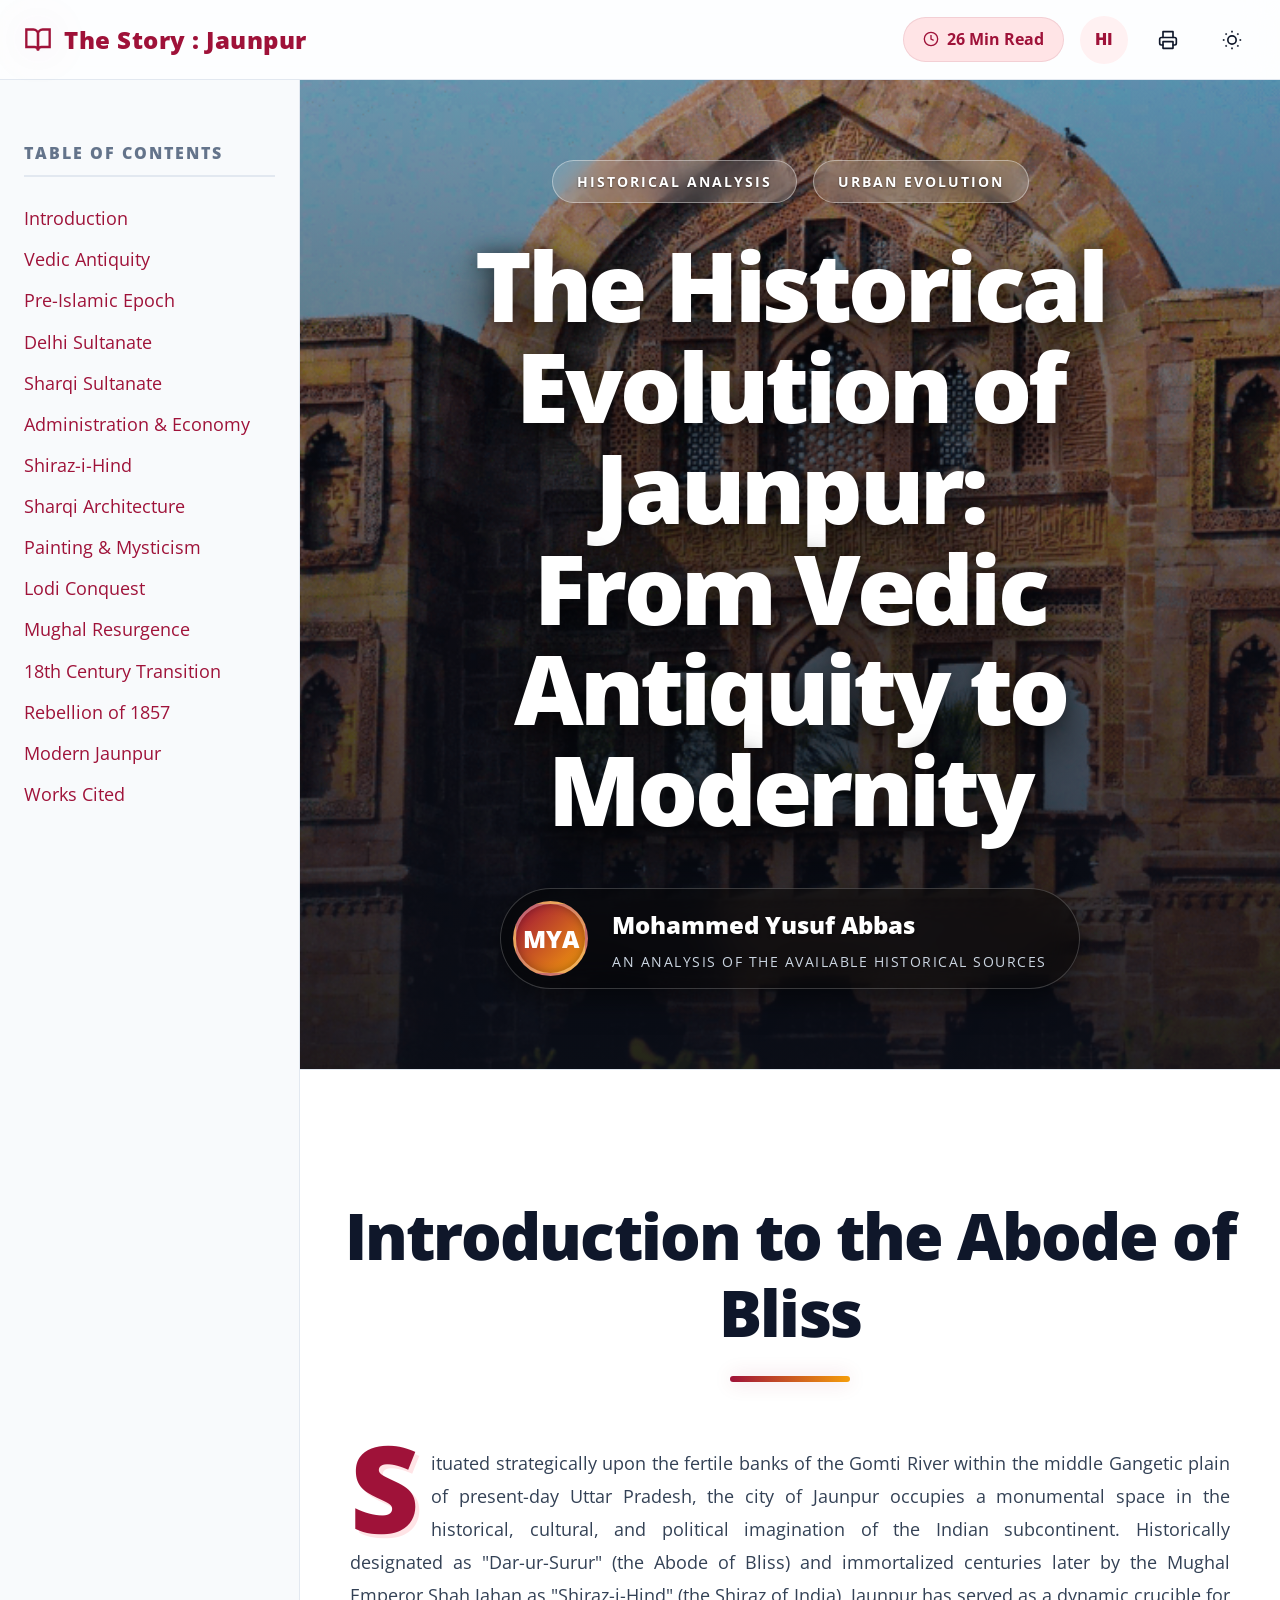
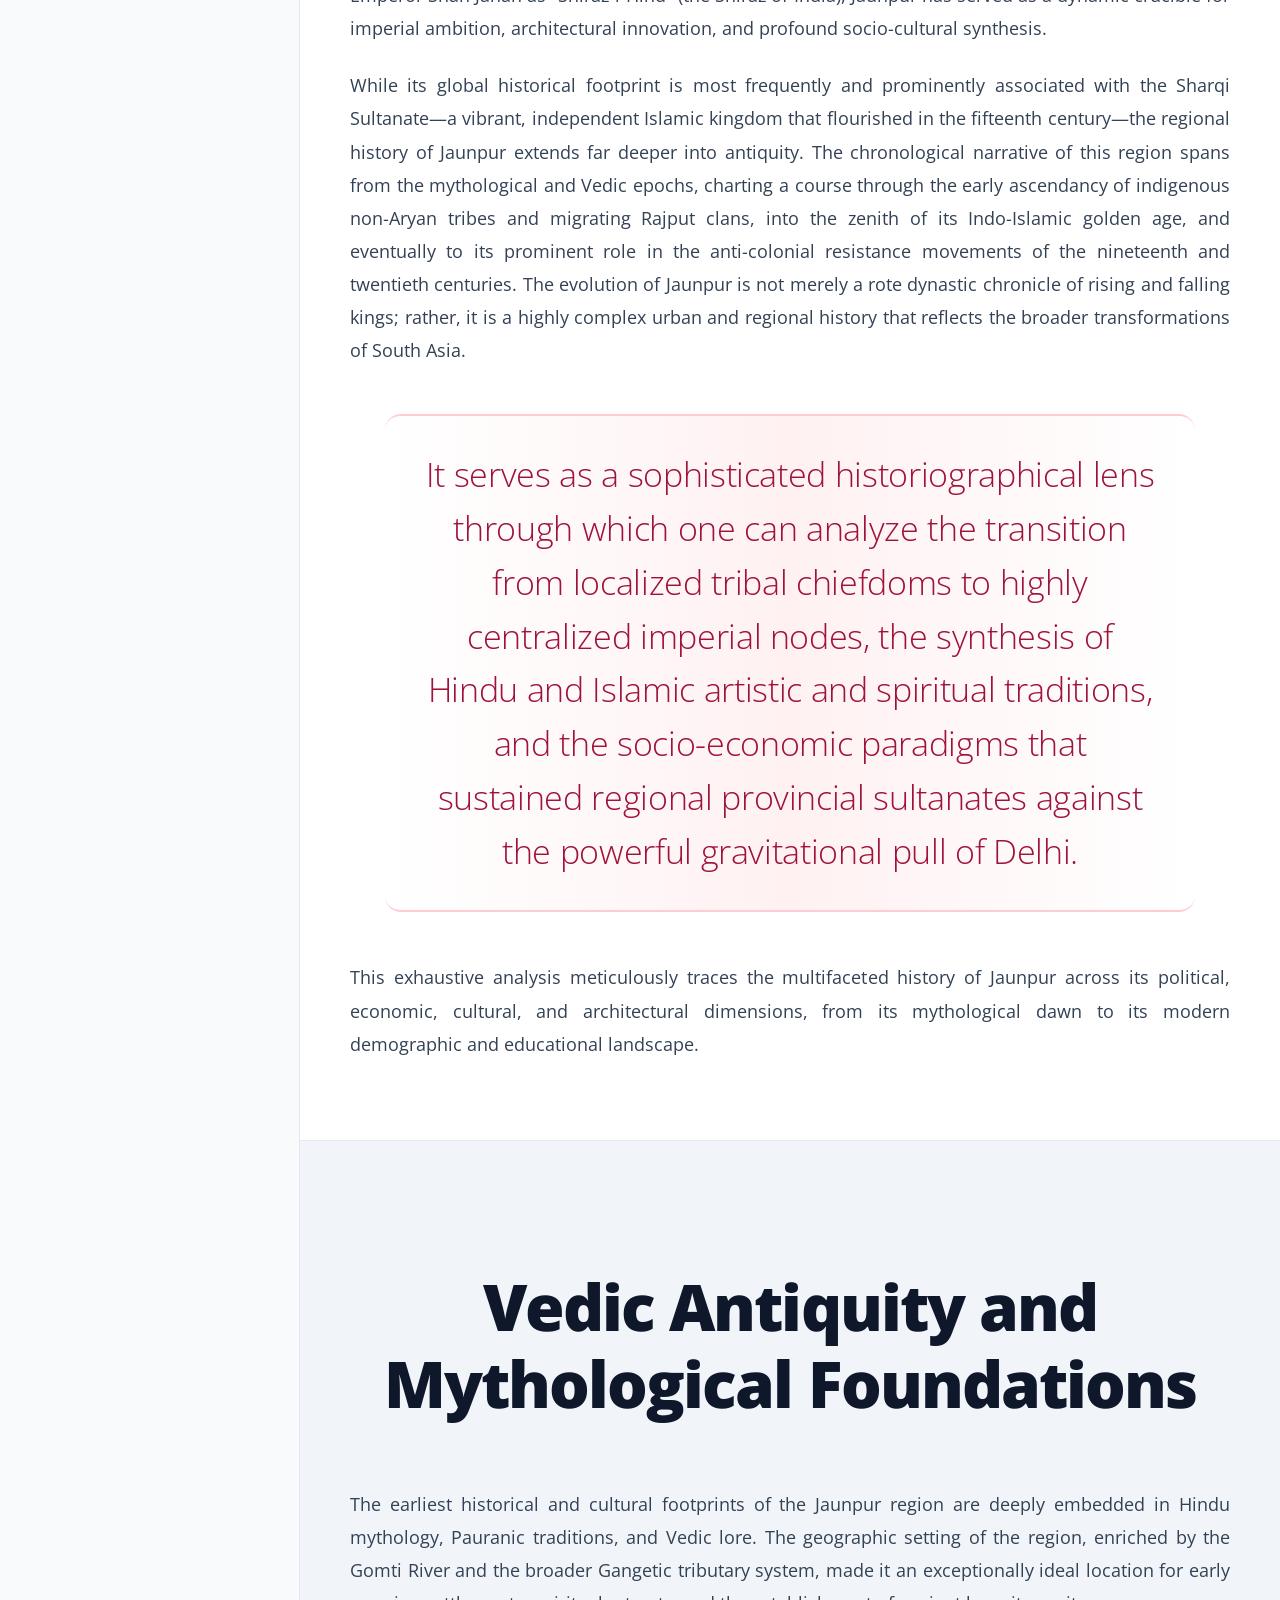
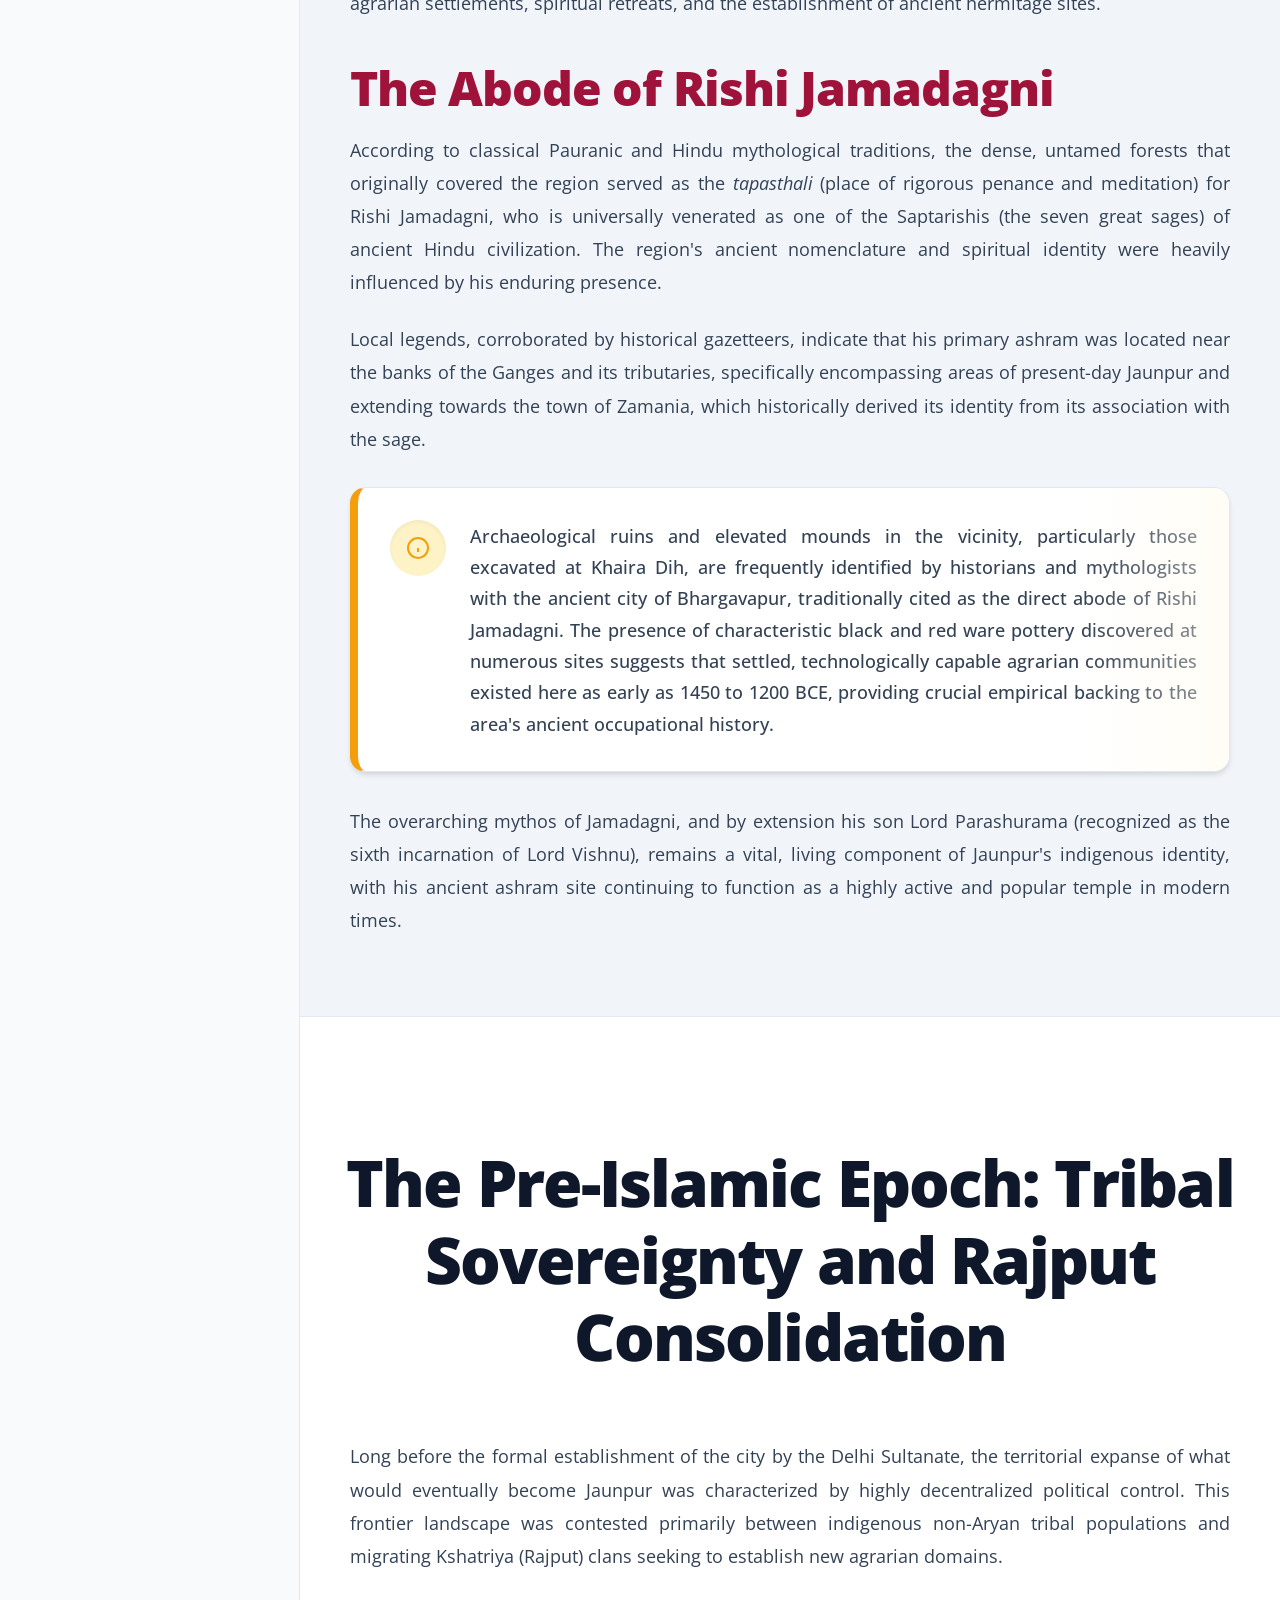
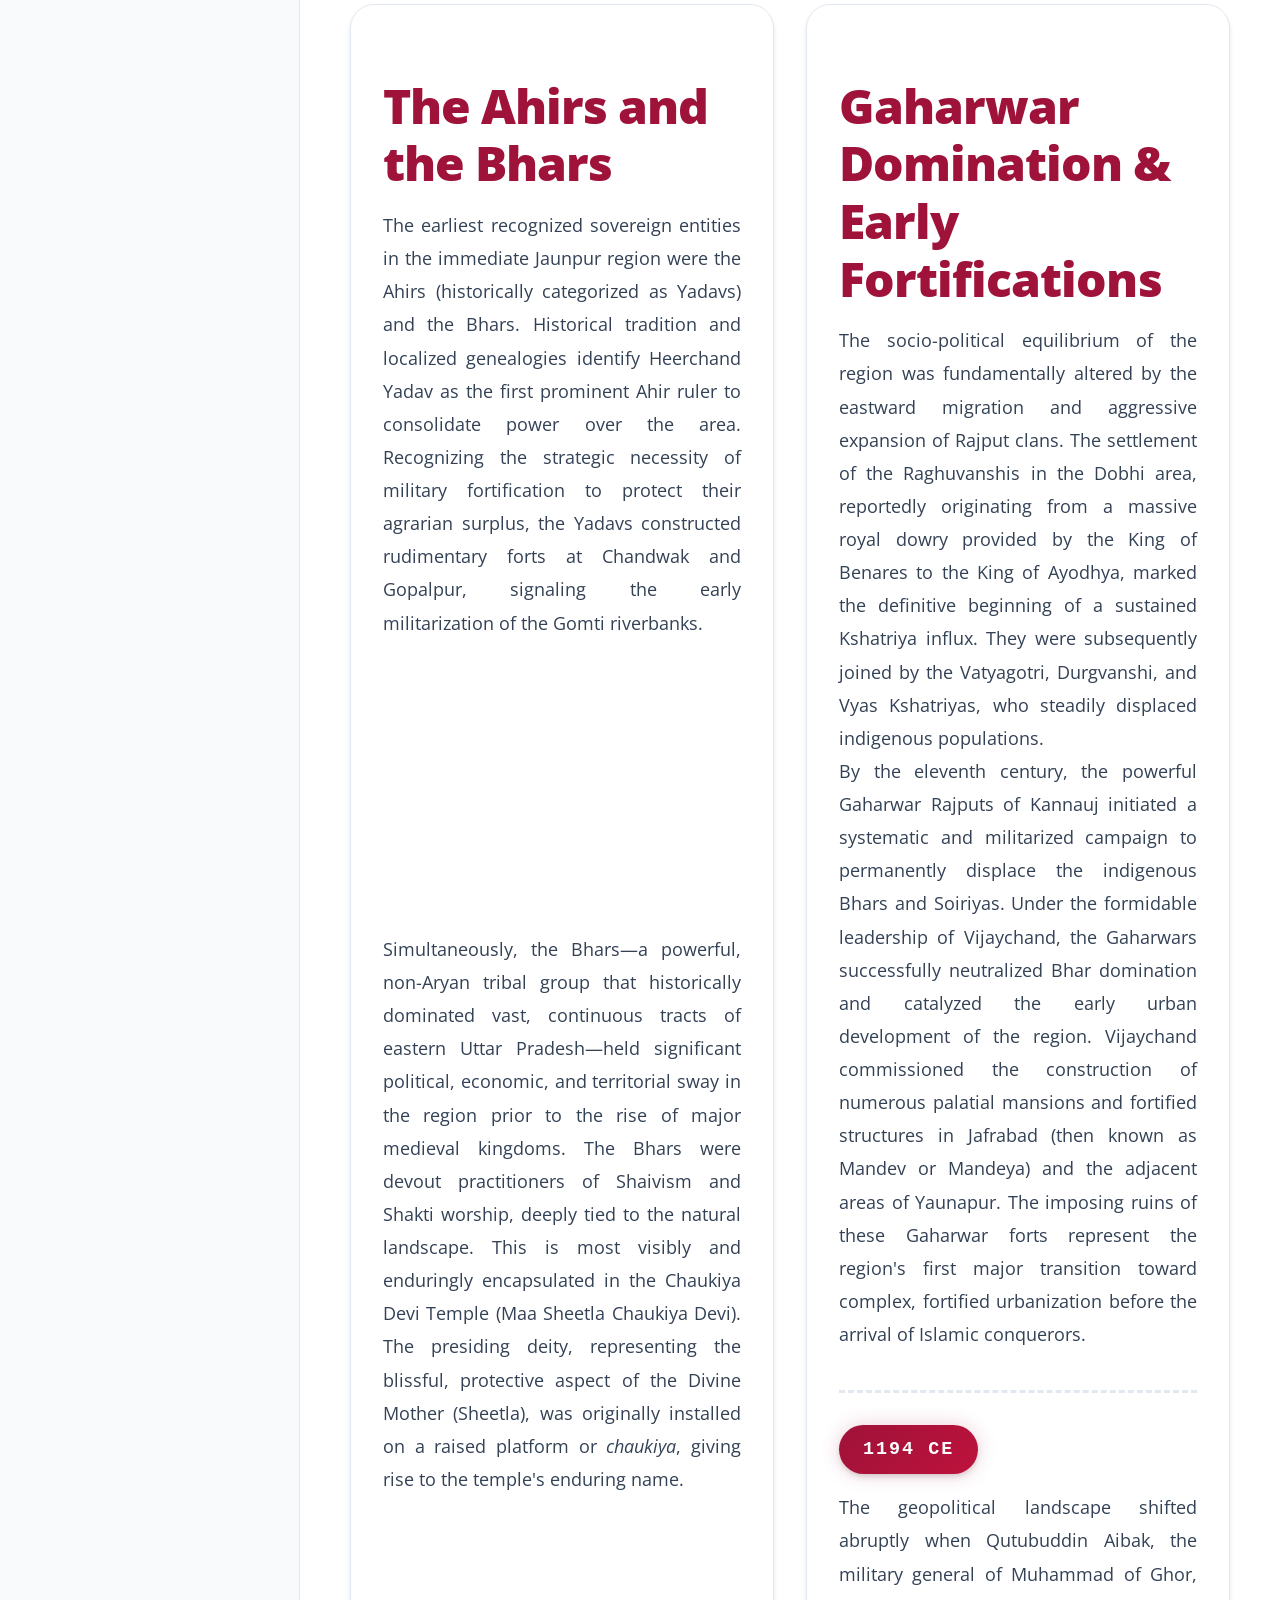
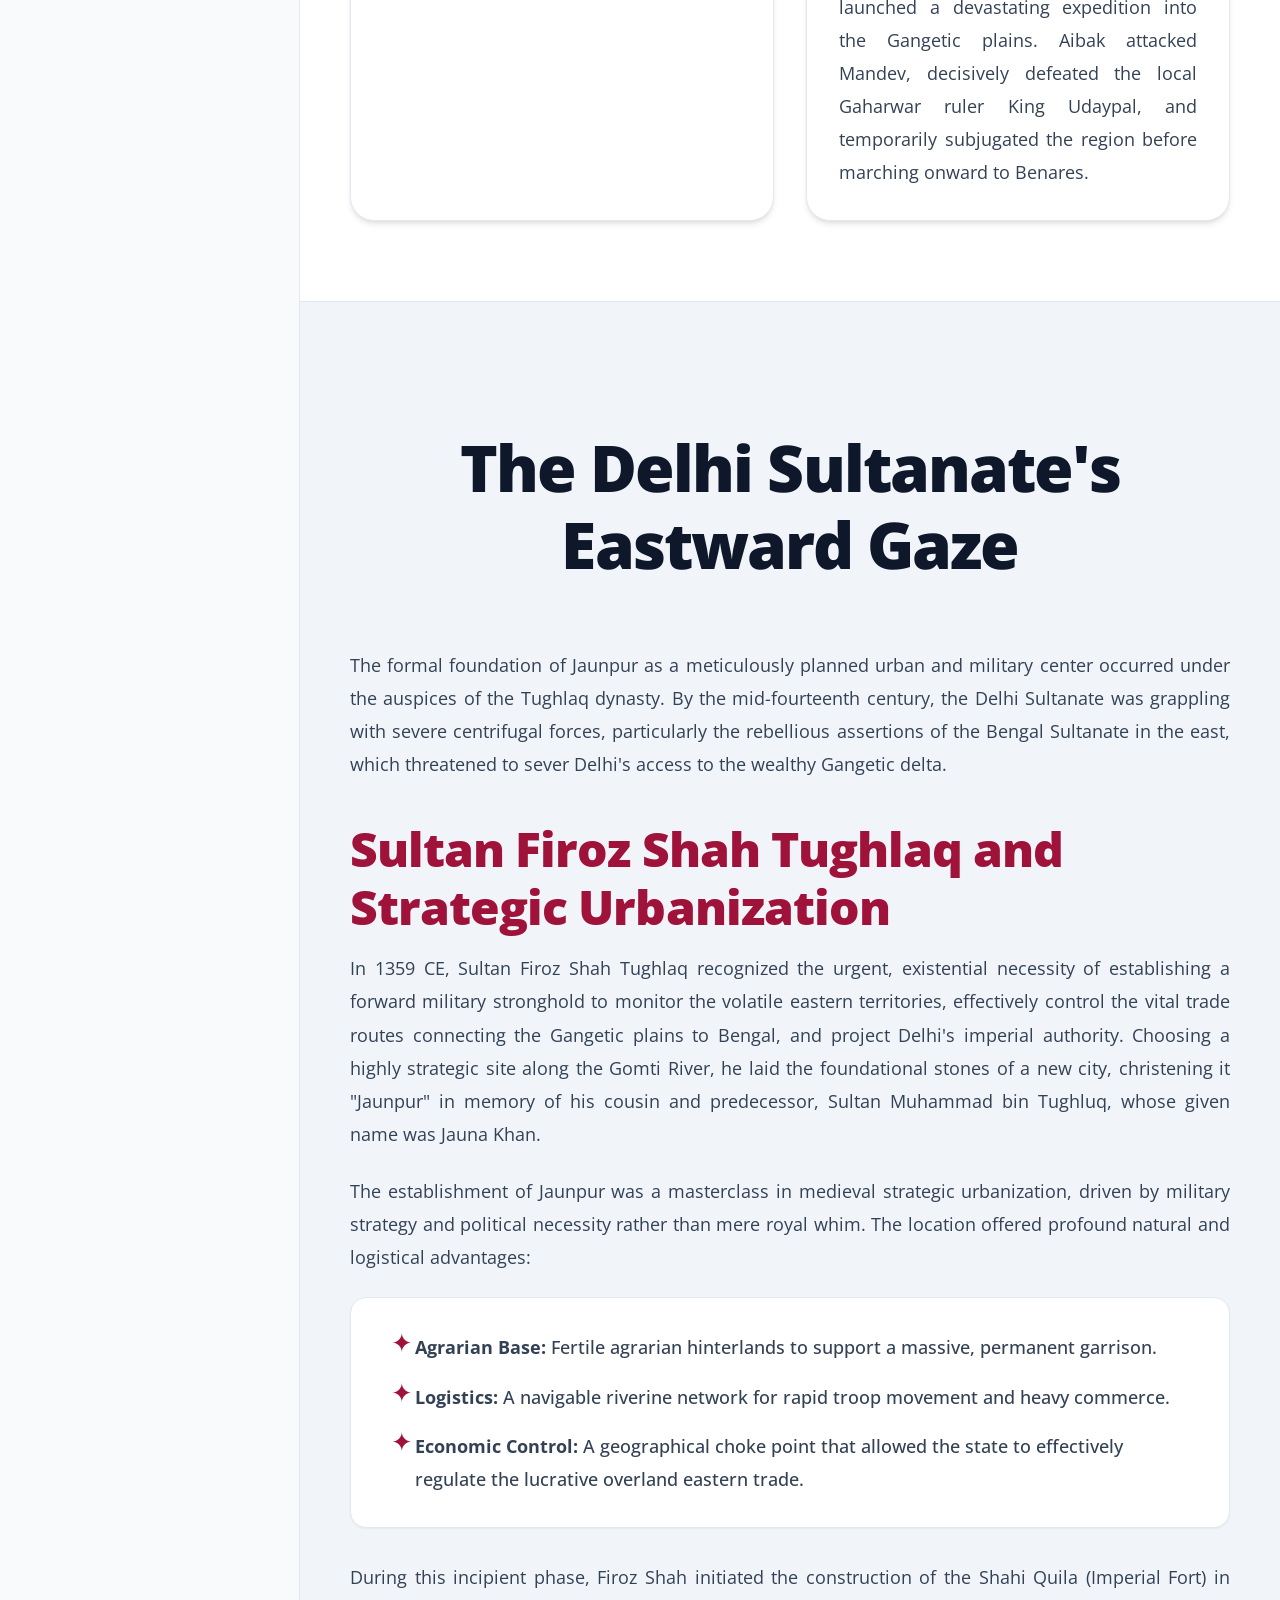
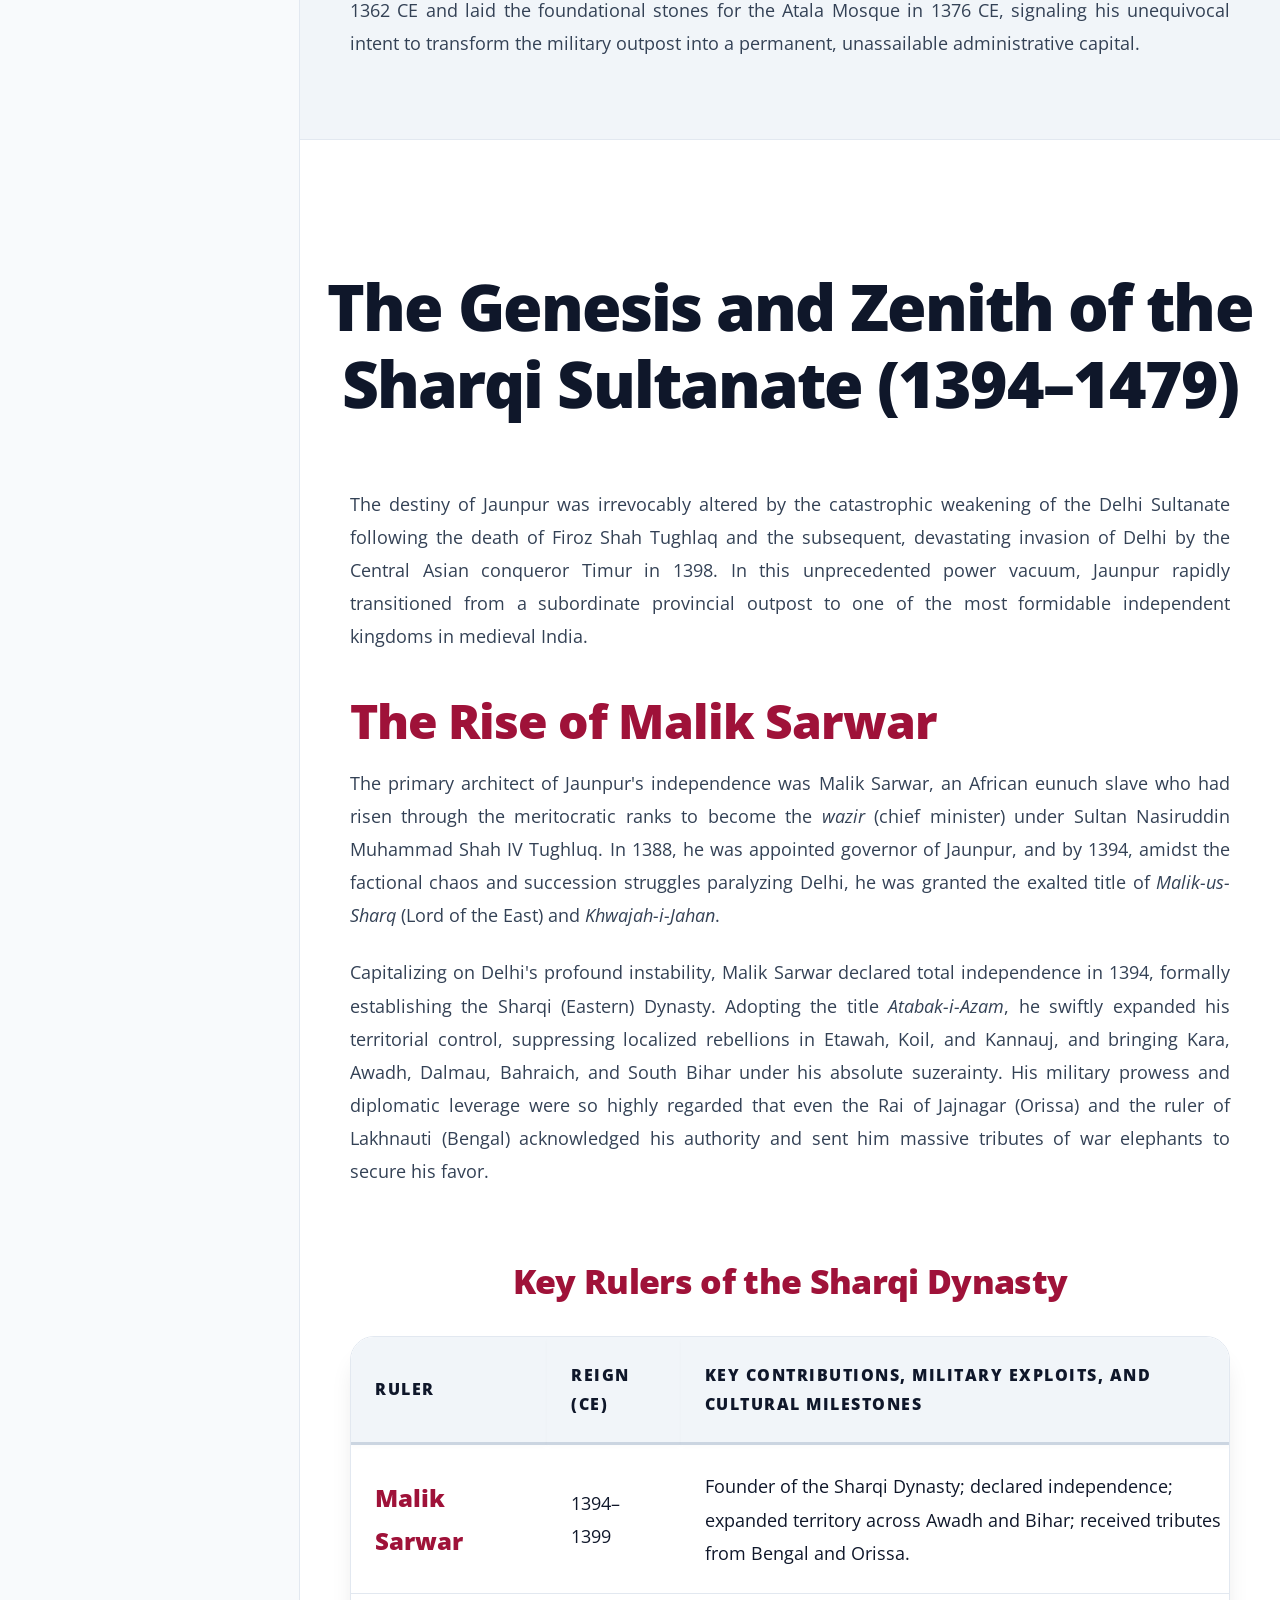
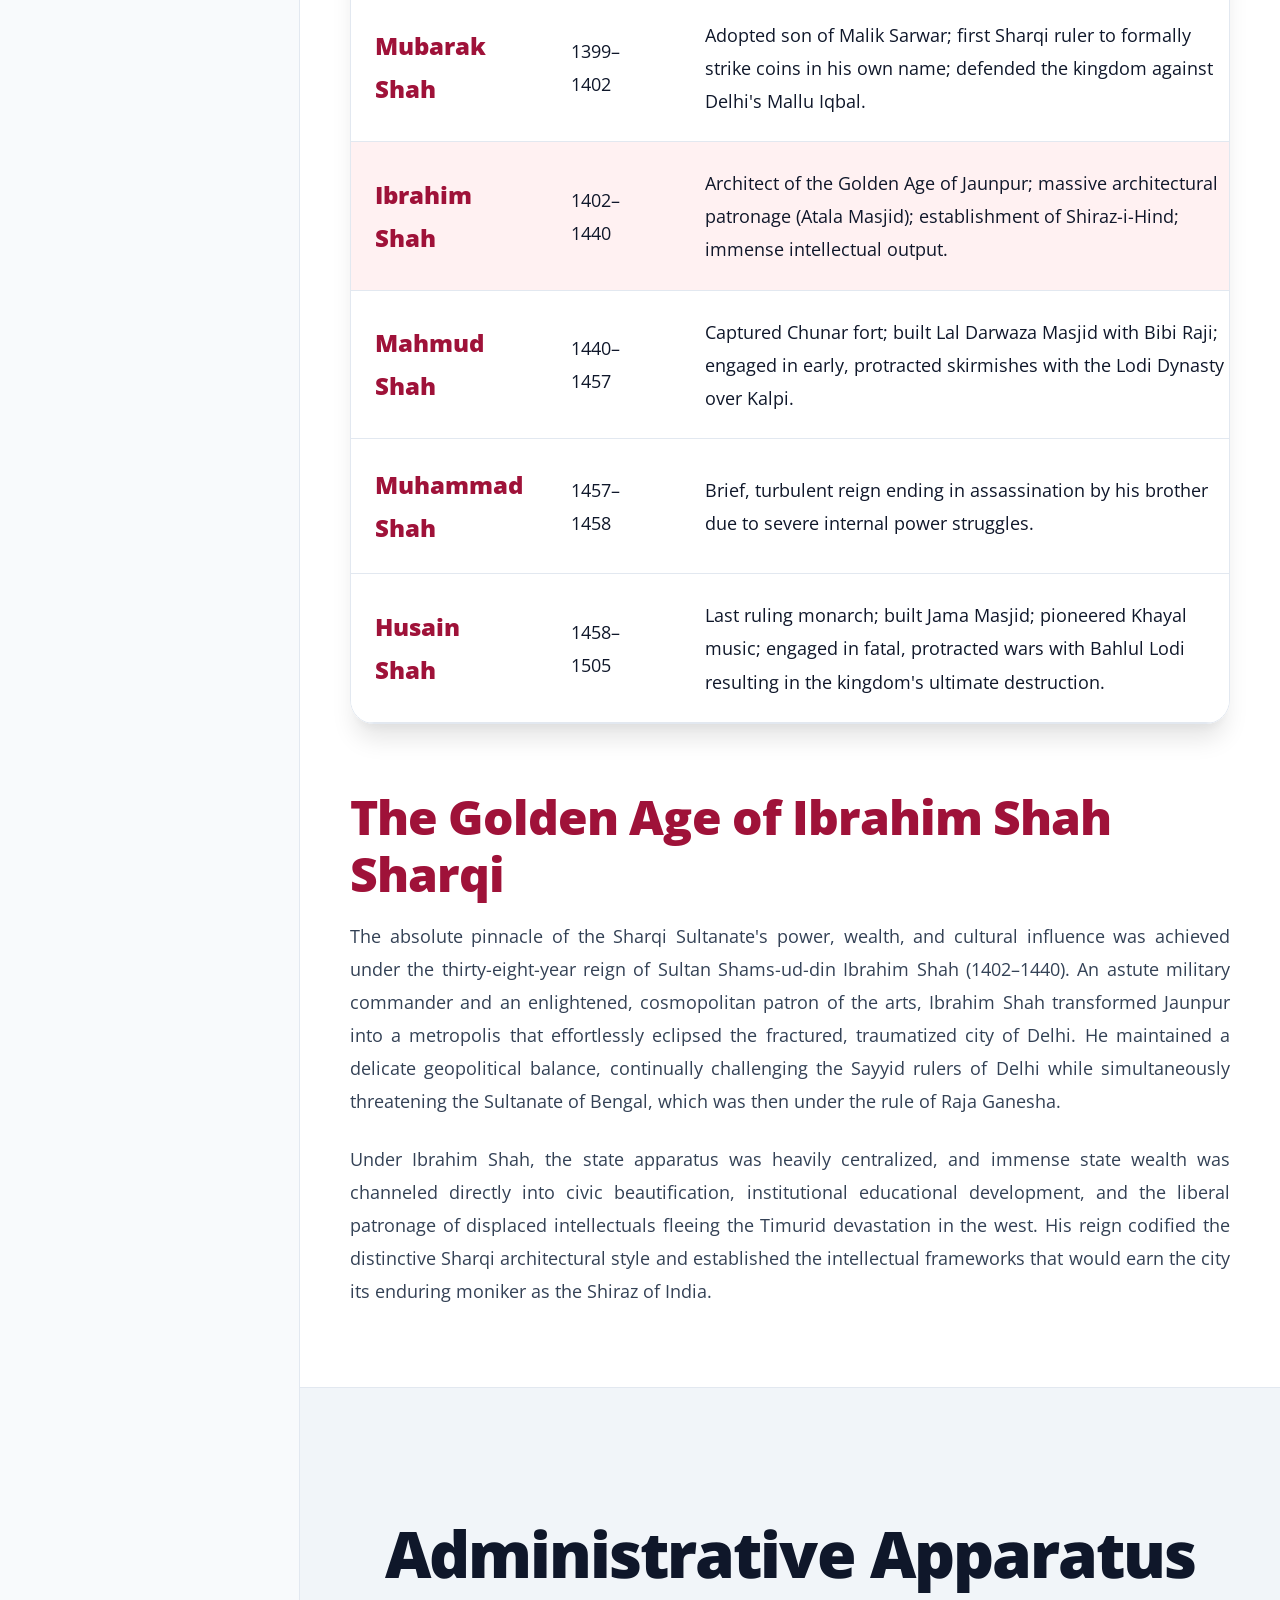
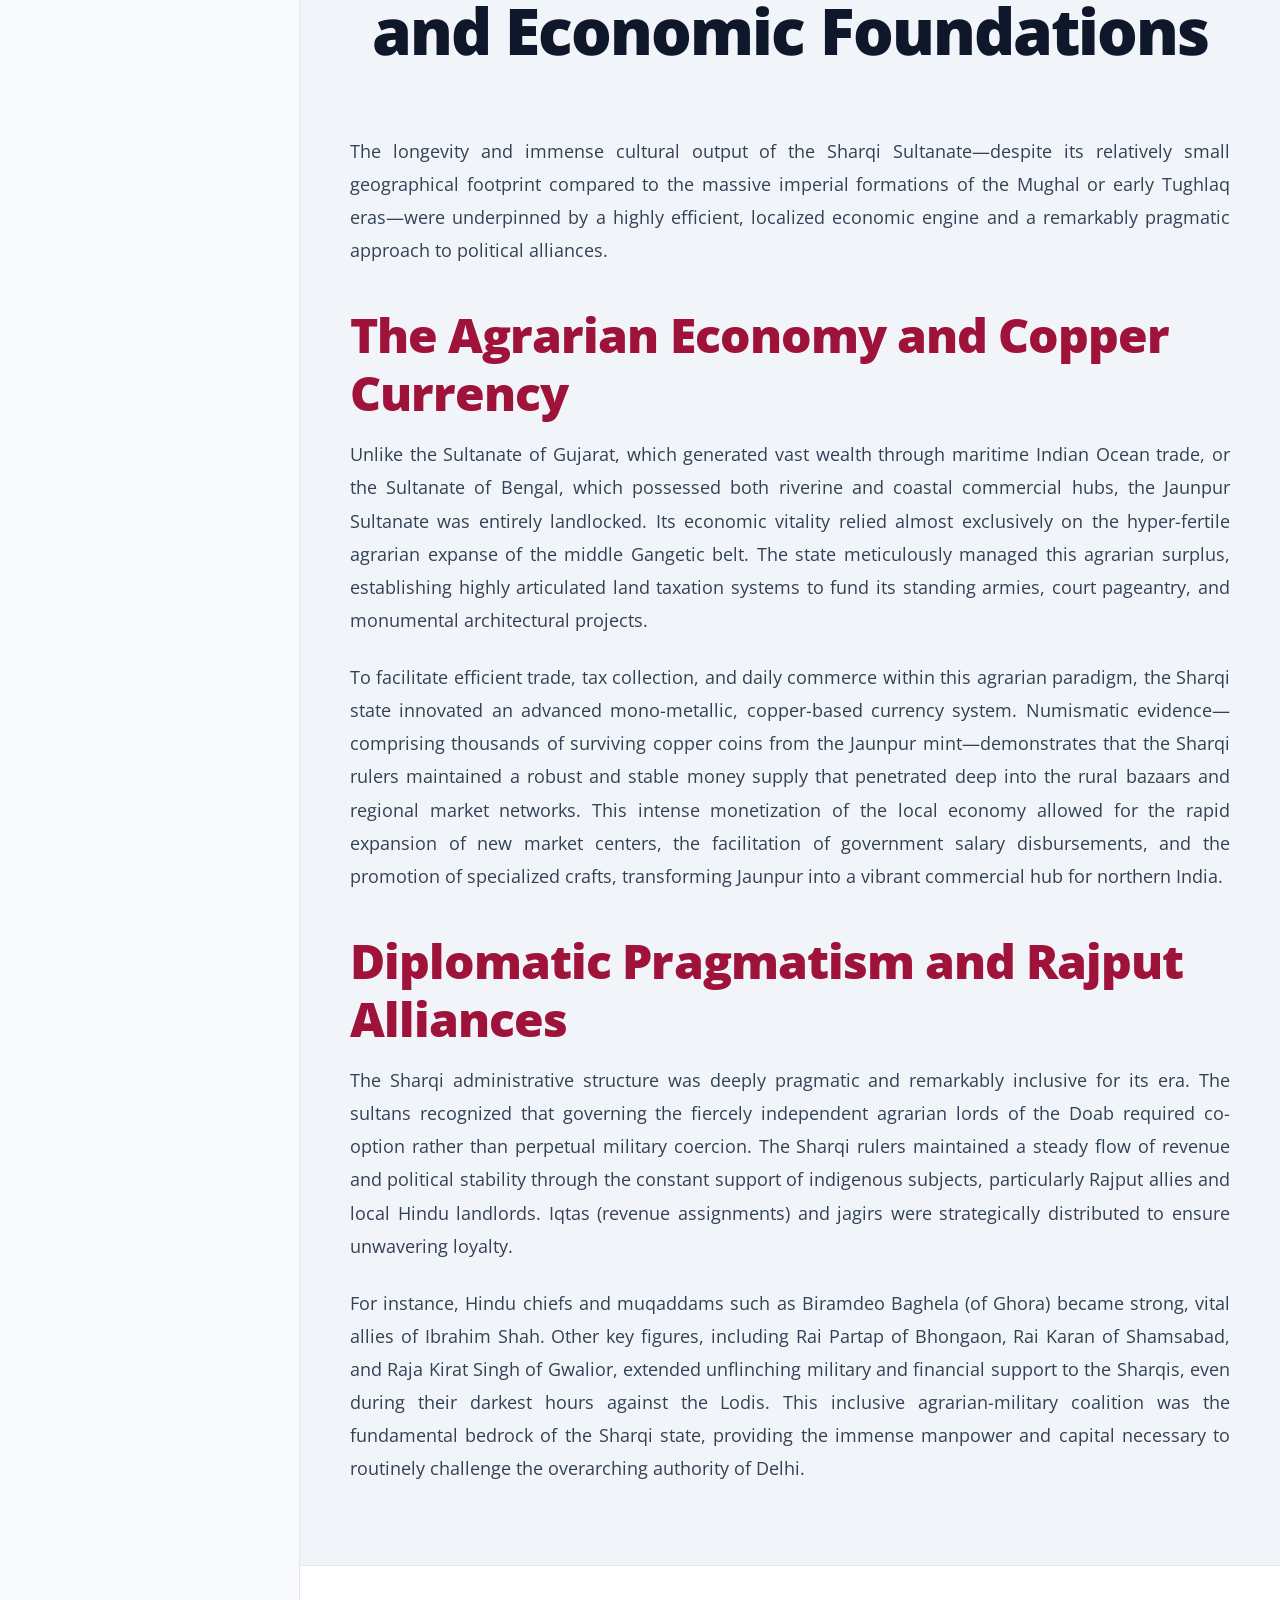
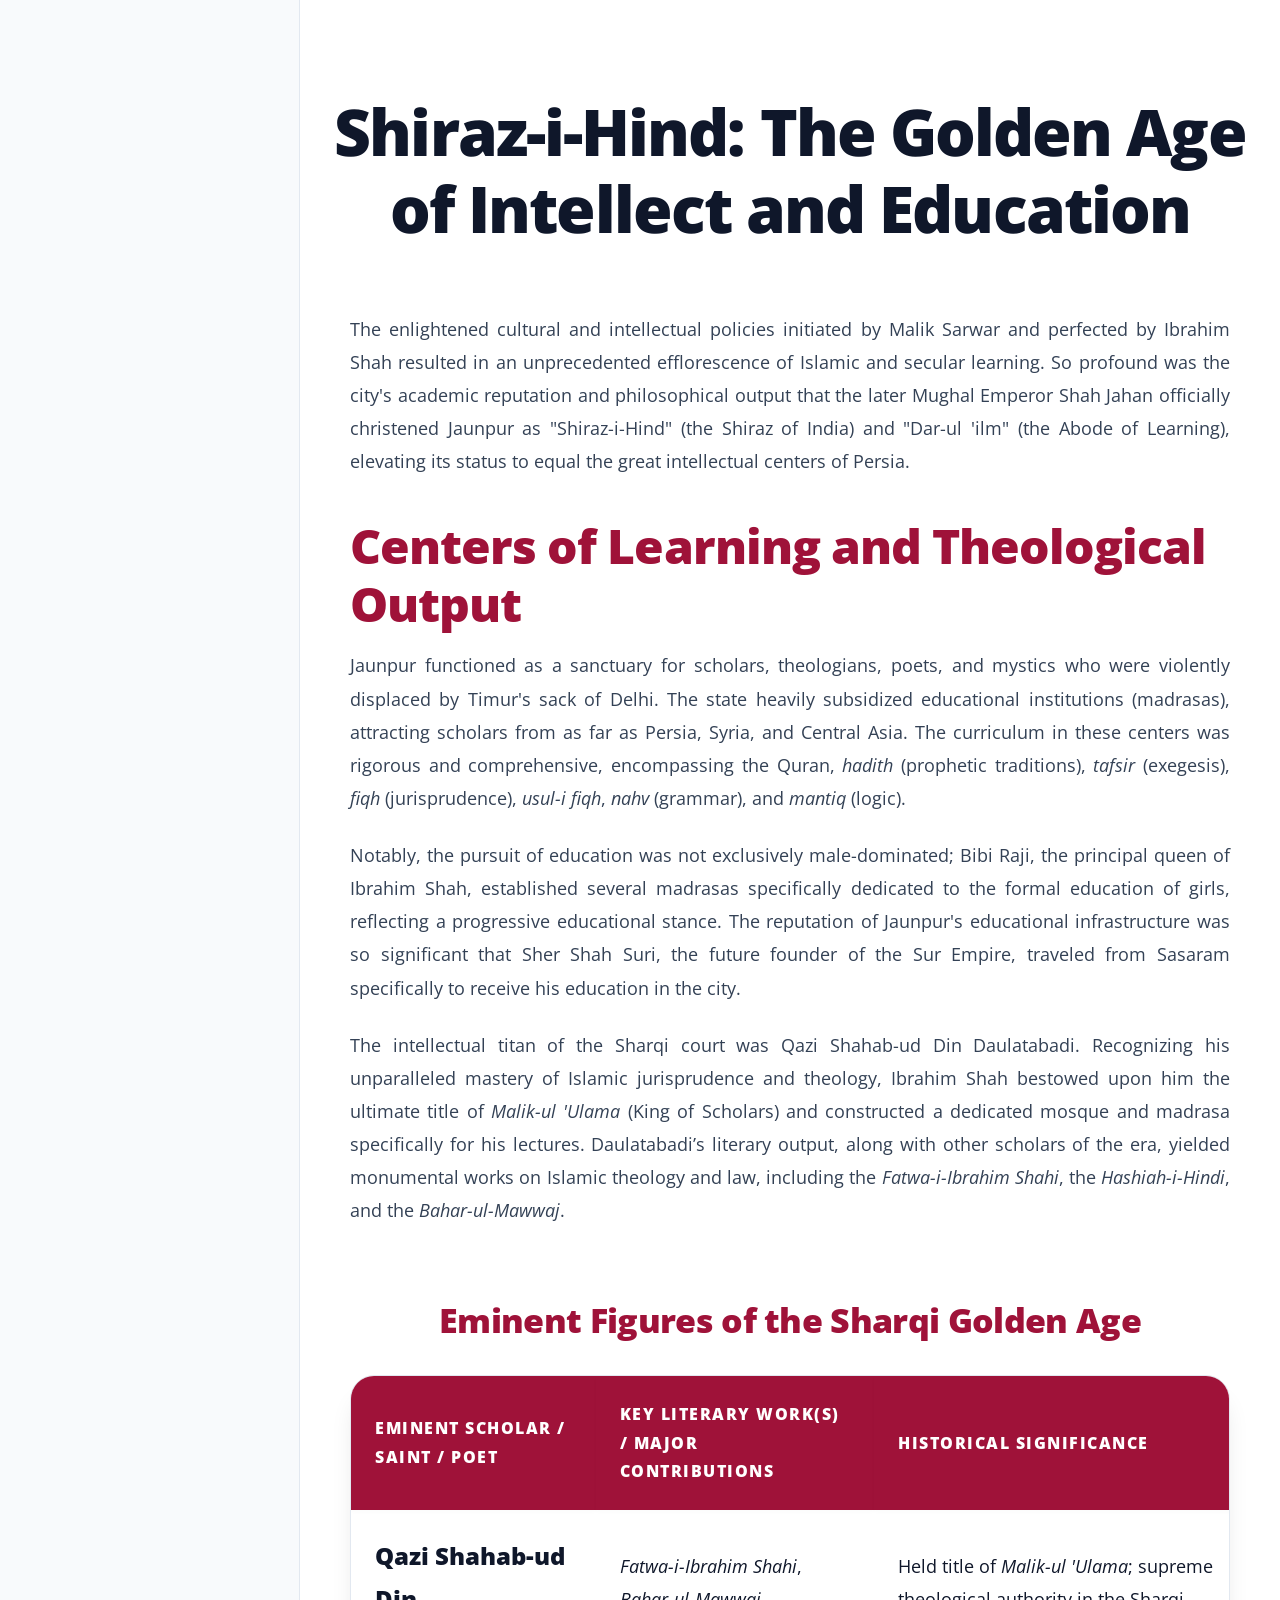
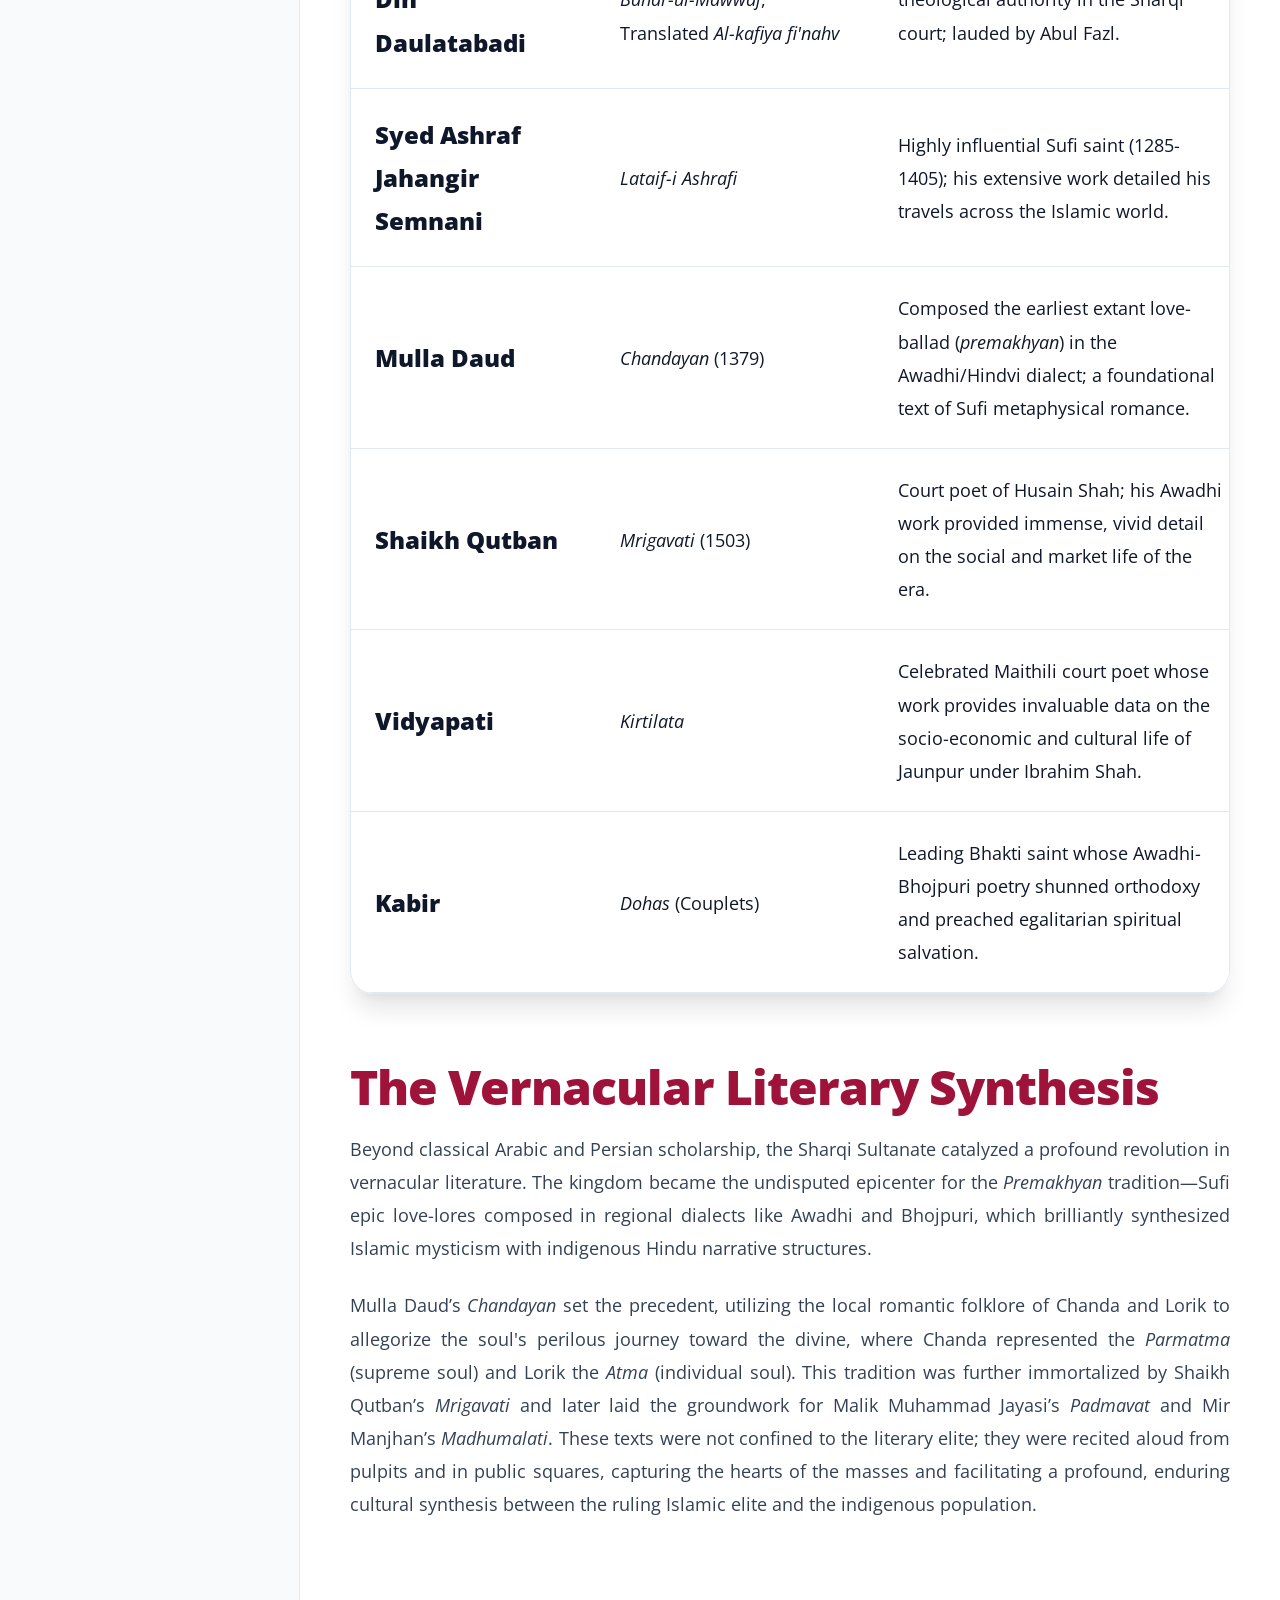
<file: index.html>
<!DOCTYPE html>
<html lang="en" class="scroll-smooth" data-theme="light">
<head>
    <!-- Google tag (gtag.js) -->
<script async src="https://www.googletagmanager.com/gtag/js?id=G-LY1RTS43N0"></script>
<script>
  window.dataLayer = window.dataLayer || [];
  function gtag(){dataLayer.push(arguments);}
  gtag('js', new Date());

  gtag('config', 'G-LY1RTS43N0');
</script>
    <meta charset="UTF-8">
    <meta name="viewport" content="width=device-width, initial-scale=1.0, maximum-scale=5.0">
    <meta name="description" content="An exhaustive historical analysis of the evolution of Jaunpur, covering its Vedic roots, the Sharqi Sultanate, and modern trajectory.">
    <meta name="author" content="Mohammed Yusuf Abbas">
    
    <title>The Historical Evolution of Jaunpur | Comprehensive Archive</title>
    
    <link rel="preconnect" href="https://fonts.googleapis.com">
    <link rel="preconnect" href="https://fonts.gstatic.com" crossorigin>
    <link href="https://fonts.googleapis.com/css2?family=Open+Sans:ital,wght@0,300;0,400;0,500;0,600;0,700;0,800;1,400;1,600&display=swap" rel="stylesheet">    
    <link rel="stylesheet" href="style.css">

    <style>
        :root {
            --font-primary: 'Google Sans', 'Open Sans', system-ui, -apple-system, sans-serif;
        }
        body { font-family: var(--font-primary); }
    </style>
</head>

<body class="antialiased text-rendering-optimize" oncontextmenu="return false;">

    <a href="#main-content" class="skip-link sr-only focusable">Skip to Main Content</a>

    <div class="progress-tracker" aria-hidden="true">
        <div id="scroll-progress" class="progress-bar"></div>
    </div>

    <header class="app-header glass-effect" role="banner">
        <div class="header-container">
            <div class="brand">
                <span class="brand-logo" aria-hidden="true">
                    <svg viewBox="0 0 24 24" width="28" height="28" stroke="currentColor" stroke-width="2" fill="none"><path d="M2 3h6a4 4 0 0 1 4 4v14a3 3 0 0 0-3-3H2z"></path><path d="M22 3h-6a4 4 0 0 0-4 4v14a3 3 0 0 1 3-3h7z"></path></svg>
                </span>
                <span class="brand-name">The Story : Jaunpur</span>
            </div>
            
            <div class="header-controls">
                <div class="reading-time-indicator" id="reading-time">
                    <svg viewBox="0 0 24 24" width="16" height="16" stroke="currentColor" stroke-width="2" fill="none"><circle cx="12" cy="12" r="10"></circle><polyline points="12 6 12 12 16 14"></polyline></svg>
                    <span>Calculating...</span>
                </div>

                <a href="index_hi.html" class="theme-btn lang-toggle" aria-label="Switch to Hindi" title="Switch to Hindi" style="font-weight: 800; text-decoration: none;">HI</a>

                <button id="print-btn" class="theme-btn" aria-label="Print Document" title="Print Document">
                    <svg viewBox="0 0 24 24" width="20" height="20" stroke="currentColor" stroke-width="2" fill="none" stroke-linecap="round" stroke-linejoin="round">
                        <polyline points="6 9 6 2 18 2 18 9"></polyline>
                        <path d="M6 18H4a2 2 0 0 1-2-2v-5a2 2 0 0 1 2-2h16a2 2 0 0 1 2 2v5a2 2 0 0 1-2 2h-2"></path>
                        <rect x="6" y="14" width="12" height="8"></rect>
                    </svg>
                </button>
                
                <button id="theme-toggle" class="theme-btn" aria-label="Toggle Dark Mode" title="Toggle Dark Mode">
                    <svg class="sun-icon" viewBox="0 0 24 24" width="20" height="20" stroke="currentColor" stroke-width="2" fill="none"><circle cx="12" cy="12" r="5"></circle><line x1="12" y1="1" x2="12" y2="3"></line><line x1="12" y1="21" x2="12" y2="23"></line><line x1="4.22" y1="4.22" x2="5.64" y2="5.64"></line><line x1="18.36" y1="18.36" x2="19.78" y2="19.78"></line><line x1="1" y1="12" x2="3" y2="12"></line><line x1="21" y1="12" x2="23" y2="12"></line><line x1="4.22" y1="19.78" x2="5.64" y2="18.36"></line><line x1="18.36" y1="5.64" x2="19.78" y2="4.22"></line></svg>
                    <svg class="moon-icon hidden" viewBox="0 0 24 24" width="20" height="20" stroke="currentColor" stroke-width="2" fill="none"><path d="M21 12.79A9 9 0 1 1 11.21 3 7 7 0 0 0 21 12.79z"></path></svg>
                </button>

                <button id="mobile-menu-btn" class="hamburger-btn" aria-expanded="false" aria-controls="sidebar-nav">
                    <span class="hamburger-box">
                        <span class="hamburger-inner"></span>
                    </span>
                </button>
            </div>
        </div>
    </header>

    <div class="layout-wrapper">
        <aside id="sidebar-nav" class="sidebar" aria-label="Table of Contents">
            <div class="sidebar-sticky">
                <div class="sidebar-header">
                    <h3>Table of Contents</h3>
                </div>
                <nav class="toc-nav" id="toc-container">
                    <ul class="toc-list">
                        <li><a href="#introduction">Introduction</a></li>
                        <li><a href="#vedic-antiquity">Vedic Antiquity</a></li>
                        <li><a href="#pre-islamic">Pre-Islamic Epoch</a></li>
                        <li><a href="#delhi-sultanate">Delhi Sultanate</a></li>
                        <li><a href="#sharqi-sultanate">Sharqi Sultanate</a></li>
                        <li><a href="#administration">Administration & Economy</a></li>
                        <li><a href="#shiraz-i-hind">Shiraz-i-Hind</a></li>
                        <li><a href="#architecture">Sharqi Architecture</a></li>
                        <li><a href="#art-mysticism">Painting & Mysticism</a></li>
                        <li><a href="#lodi-conquest">Lodi Conquest</a></li>
                        <li><a href="#mughal-resurgence">Mughal Resurgence</a></li>
                        <li><a href="#18th-century">18th Century Transition</a></li>
                        <li><a href="#great-rebellion">Rebellion of 1857</a></li>
                        <li><a href="#modern-jaunpur">Modern Jaunpur</a></li>
                        <li><a href="#works-cited">Works Cited</a></li>
                    </ul>
                </nav>
            </div>
        </aside>

        <main id="main-content" class="main-content" role="main">
            <article class="research-paper">
                <header class="paper-header parallax-container">
                    <div class="paper-header-bg"></div>
                    <div class="paper-header-content">
                        <div class="document-metadata">
                            <span class="tag">Historical Analysis</span>
                            <span class="tag">Urban Evolution</span>
                        </div>
                        <h1 class="paper-title">The Historical Evolution of Jaunpur: <br>From Vedic Antiquity to Modernity</h1>
                        <div class="paper-author-card">
                            <div class="author-avatar">MYA</div>
                            <div class="author-info">
                                <p class="author-name" rel="author">Mohammed Yusuf Abbas</p>
                                <p class="author-role">An Analysis of the available Historical Sources</p>
                            </div>
                        </div>
                    </div>
                </header>

                <div class="paper-body">
                    
                    <section id="introduction" class="paper-section reveal-on-scroll">
                        <header class="section-heading">
                            <h2>Introduction to the Abode of Bliss</h2>
                            <div class="heading-line"></div>
                        </header>
                        <div class="section-content">
                            <p class="has-drop-cap">Situated strategically upon the fertile banks of the Gomti River within the middle Gangetic plain of present-day Uttar Pradesh, the city of Jaunpur occupies a monumental space in the historical, cultural, and political imagination of the Indian subcontinent. Historically designated as "Dar-ur-Surur" (the Abode of Bliss) and immortalized centuries later by the Mughal Emperor Shah Jahan as "Shiraz-i-Hind" (the Shiraz of India), Jaunpur has served as a dynamic crucible for imperial ambition, architectural innovation, and profound socio-cultural synthesis.</p>
                            
                            <p>While its global historical footprint is most frequently and prominently associated with the Sharqi Sultanate—a vibrant, independent Islamic kingdom that flourished in the fifteenth century—the regional history of Jaunpur extends far deeper into antiquity. The chronological narrative of this region spans from the mythological and Vedic epochs, charting a course through the early ascendancy of indigenous non-Aryan tribes and migrating Rajput clans, into the zenith of its Indo-Islamic golden age, and eventually to its prominent role in the anti-colonial resistance movements of the nineteenth and twentieth centuries. The evolution of Jaunpur is not merely a rote dynastic chronicle of rising and falling kings; rather, it is a highly complex urban and regional history that reflects the broader transformations of South Asia.</p>
                            
                            <blockquote class="pull-quote">
                                <p>It serves as a sophisticated historiographical lens through which one can analyze the transition from localized tribal chiefdoms to highly centralized imperial nodes, the synthesis of Hindu and Islamic artistic and spiritual traditions, and the socio-economic paradigms that sustained regional provincial sultanates against the powerful gravitational pull of Delhi.</p>
                            </blockquote>

                            <p>This exhaustive analysis meticulously traces the multifaceted history of Jaunpur across its political, economic, cultural, and architectural dimensions, from its mythological dawn to its modern demographic and educational landscape.</p>
                        </div>
                    </section>

                    <section id="vedic-antiquity" class="paper-section reveal-on-scroll alternate-bg-wrapper">
                        <div class="wrapper-inner">
                            <header class="section-heading">
                                <h2>Vedic Antiquity and Mythological Foundations</h2>
                            </header>
                            <div class="section-content">
                                <p>The earliest historical and cultural footprints of the Jaunpur region are deeply embedded in Hindu mythology, Pauranic traditions, and Vedic lore. The geographic setting of the region, enriched by the Gomti River and the broader Gangetic tributary system, made it an exceptionally ideal location for early agrarian settlements, spiritual retreats, and the establishment of ancient hermitage sites.</p>

                                <h3>The Abode of Rishi Jamadagni</h3>
                                <p>According to classical Pauranic and Hindu mythological traditions, the dense, untamed forests that originally covered the region served as the <em>tapasthali</em> (place of rigorous penance and meditation) for Rishi Jamadagni, who is universally venerated as one of the Saptarishis (the seven great sages) of ancient Hindu civilization. The region's ancient nomenclature and spiritual identity were heavily influenced by his enduring presence.</p>
                                
                                <p>Local legends, corroborated by historical gazetteers, indicate that his primary ashram was located near the banks of the Ganges and its tributaries, specifically encompassing areas of present-day Jaunpur and extending towards the town of Zamania, which historically derived its identity from its association with the sage.</p>

                                <div class="info-box shadow-card">
                                    <div class="info-icon">
                                        <svg viewBox="0 0 24 24" width="24" height="24" stroke="currentColor" stroke-width="2" fill="none"><circle cx="12" cy="12" r="10"></circle><line x1="12" y1="16" x2="12" y2="12"></line><line x1="12" y1="8" x2="12.01" y2="8"></line></svg>
                                    </div>
                                    <div class="info-text">
                                        <p>Archaeological ruins and elevated mounds in the vicinity, particularly those excavated at Khaira Dih, are frequently identified by historians and mythologists with the ancient city of Bhargavapur, traditionally cited as the direct abode of Rishi Jamadagni. The presence of characteristic black and red ware pottery discovered at numerous sites suggests that settled, technologically capable agrarian communities existed here as early as 1450 to 1200 BCE, providing crucial empirical backing to the area's ancient occupational history.</p>
                                    </div>
                                </div>

                                <p>The overarching mythos of Jamadagni, and by extension his son Lord Parashurama (recognized as the sixth incarnation of Lord Vishnu), remains a vital, living component of Jaunpur's indigenous identity, with his ancient ashram site continuing to function as a highly active and popular temple in modern times.</p>
                            </div>
                        </div>
                    </section>

                    <section id="pre-islamic" class="paper-section reveal-on-scroll">
                        <header class="section-heading">
                            <h2>The Pre-Islamic Epoch: Tribal Sovereignty and Rajput Consolidation</h2>
                        </header>
                        <div class="section-content">
                            <p>Long before the formal establishment of the city by the Delhi Sultanate, the territorial expanse of what would eventually become Jaunpur was characterized by highly decentralized political control. This frontier landscape was contested primarily between indigenous non-Aryan tribal populations and migrating Kshatriya (Rajput) clans seeking to establish new agrarian domains.</p>

                            <div class="grid-columns-2">
                                <div class="grid-card">
                                    <h3>The Ahirs and the Bhars</h3>
                                    <p>The earliest recognized sovereign entities in the immediate Jaunpur region were the Ahirs (historically categorized as Yadavs) and the Bhars. Historical tradition and localized genealogies identify Heerchand Yadav as the first prominent Ahir ruler to consolidate power over the area. Recognizing the strategic necessity of military fortification to protect their agrarian surplus, the Yadavs constructed rudimentary forts at Chandwak and Gopalpur, signaling the early militarization of the Gomti riverbanks.</p>
                                    <p>Simultaneously, the Bhars—a powerful, non-Aryan tribal group that historically dominated vast, continuous tracts of eastern Uttar Pradesh—held significant political, economic, and territorial sway in the region prior to the rise of major medieval kingdoms. The Bhars were devout practitioners of Shaivism and Shakti worship, deeply tied to the natural landscape. This is most visibly and enduringly encapsulated in the Chaukiya Devi Temple (Maa Sheetla Chaukiya Devi). The presiding deity, representing the blissful, protective aspect of the Divine Mother (Sheetla), was originally installed on a raised platform or <em>chaukiya</em>, giving rise to the temple's enduring name.</p>
                                </div>

                                <div class="grid-card">
                                    <h3>Gaharwar Domination & Early Fortifications</h3>
                                    <p>The socio-political equilibrium of the region was fundamentally altered by the eastward migration and aggressive expansion of Rajput clans. The settlement of the Raghuvanshis in the Dobhi area, reportedly originating from a massive royal dowry provided by the King of Benares to the King of Ayodhya, marked the definitive beginning of a sustained Kshatriya influx. They were subsequently joined by the Vatyagotri, Durgvanshi, and Vyas Kshatriyas, who steadily displaced indigenous populations.</p>
                                    <p>By the eleventh century, the powerful Gaharwar Rajputs of Kannauj initiated a systematic and militarized campaign to permanently displace the indigenous Bhars and Soiriyas. Under the formidable leadership of Vijaychand, the Gaharwars successfully neutralized Bhar domination and catalyzed the early urban development of the region. Vijaychand commissioned the construction of numerous palatial mansions and fortified structures in Jafrabad (then known as Mandev or Mandeya) and the adjacent areas of Yaunapur. The imposing ruins of these Gaharwar forts represent the region's first major transition toward complex, fortified urbanization before the arrival of Islamic conquerors.</p>
                                    <div class="timeline-event">
                                        <span class="year">1194 CE</span>
                                        <p>The geopolitical landscape shifted abruptly when Qutubuddin Aibak, the military general of Muhammad of Ghor, launched a devastating expedition into the Gangetic plains. Aibak attacked Mandev, decisively defeated the local Gaharwar ruler King Udaypal, and temporarily subjugated the region before marching onward to Benares.</p>
                                    </div>
                                </div>
                            </div>
                        </div>
                    </section>

                    <section id="delhi-sultanate" class="paper-section reveal-on-scroll alternate-bg-wrapper">
                        <div class="wrapper-inner">
                            <header class="section-heading">
                                <h2>The Delhi Sultanate's Eastward Gaze</h2>
                            </header>
                            <div class="section-content">
                                <p>The formal foundation of Jaunpur as a meticulously planned urban and military center occurred under the auspices of the Tughlaq dynasty. By the mid-fourteenth century, the Delhi Sultanate was grappling with severe centrifugal forces, particularly the rebellious assertions of the Bengal Sultanate in the east, which threatened to sever Delhi's access to the wealthy Gangetic delta.</p>

                                <h3>Sultan Firoz Shah Tughlaq and Strategic Urbanization</h3>
                                <p>In 1359 CE, Sultan Firoz Shah Tughlaq recognized the urgent, existential necessity of establishing a forward military stronghold to monitor the volatile eastern territories, effectively control the vital trade routes connecting the Gangetic plains to Bengal, and project Delhi's imperial authority. Choosing a highly strategic site along the Gomti River, he laid the foundational stones of a new city, christening it "Jaunpur" in memory of his cousin and predecessor, Sultan Muhammad bin Tughluq, whose given name was Jauna Khan.</p>
                                
                                <p>The establishment of Jaunpur was a masterclass in medieval strategic urbanization, driven by military strategy and political necessity rather than mere royal whim. The location offered profound natural and logistical advantages:</p>
                                
                                <ul class="feature-list">
                                    <li><strong>Agrarian Base:</strong> Fertile agrarian hinterlands to support a massive, permanent garrison.</li>
                                    <li><strong>Logistics:</strong> A navigable riverine network for rapid troop movement and heavy commerce.</li>
                                    <li><strong>Economic Control:</strong> A geographical choke point that allowed the state to effectively regulate the lucrative overland eastern trade.</li>
                                </ul>

                                <p>During this incipient phase, Firoz Shah initiated the construction of the Shahi Quila (Imperial Fort) in 1362 CE and laid the foundational stones for the Atala Mosque in 1376 CE, signaling his unequivocal intent to transform the military outpost into a permanent, unassailable administrative capital.</p>
                            </div>
                        </div>
                    </section>

                    <section id="sharqi-sultanate" class="paper-section reveal-on-scroll">
                        <header class="section-heading">
                            <h2>The Genesis and Zenith of the Sharqi Sultanate (1394–1479)</h2>
                        </header>
                        <div class="section-content">
                            <p class="lead">The destiny of Jaunpur was irrevocably altered by the catastrophic weakening of the Delhi Sultanate following the death of Firoz Shah Tughlaq and the subsequent, devastating invasion of Delhi by the Central Asian conqueror Timur in 1398. In this unprecedented power vacuum, Jaunpur rapidly transitioned from a subordinate provincial outpost to one of the most formidable independent kingdoms in medieval India.</p>

                            <h3>The Rise of Malik Sarwar</h3>
                            <p>The primary architect of Jaunpur's independence was Malik Sarwar, an African eunuch slave who had risen through the meritocratic ranks to become the <em>wazir</em> (chief minister) under Sultan Nasiruddin Muhammad Shah IV Tughluq. In 1388, he was appointed governor of Jaunpur, and by 1394, amidst the factional chaos and succession struggles paralyzing Delhi, he was granted the exalted title of <em>Malik-us-Sharq</em> (Lord of the East) and <em>Khwajah-i-Jahan</em>.</p>
                            
                            <p>Capitalizing on Delhi's profound instability, Malik Sarwar declared total independence in 1394, formally establishing the Sharqi (Eastern) Dynasty. Adopting the title <em>Atabak-i-Azam</em>, he swiftly expanded his territorial control, suppressing localized rebellions in Etawah, Koil, and Kannauj, and bringing Kara, Awadh, Dalmau, Bahraich, and South Bihar under his absolute suzerainty. His military prowess and diplomatic leverage were so highly regarded that even the Rai of Jajnagar (Orissa) and the ruler of Lakhnauti (Bengal) acknowledged his authority and sent him massive tributes of war elephants to secure his favor.</p>

                            <figure class="table-container">
                                <figcaption>Key Rulers of the Sharqi Dynasty</figcaption>
                                <div class="table-scroll-wrapper" tabindex="0" role="region" aria-label="Scrollable table of rulers">
                                    <table class="academic-table" aria-label="Chronology of Sharqi Rulers">
                                        <thead>
                                            <tr>
                                                <th scope="col" style="width: 20%;">Ruler</th>
                                                <th scope="col" style="width: 15%;">Reign (CE)</th>
                                                <th scope="col" style="width: 65%;">Key Contributions, Military Exploits, and Cultural Milestones</th>
                                            </tr>
                                        </thead>
                                        <tbody>
                                            <tr>
                                                <th scope="row">Malik Sarwar</th>
                                                <td>1394–1399</td>
                                                <td>Founder of the Sharqi Dynasty; declared independence; expanded territory across Awadh and Bihar; received tributes from Bengal and Orissa.</td>
                                            </tr>
                                            <tr>
                                                <th scope="row">Mubarak Shah</th>
                                                <td>1399–1402</td>
                                                <td>Adopted son of Malik Sarwar; first Sharqi ruler to formally strike coins in his own name; defended the kingdom against Delhi's Mallu Iqbal.</td>
                                            </tr>
                                            <tr class="highlighted-row">
                                                <th scope="row">Ibrahim Shah</th>
                                                <td>1402–1440</td>
                                                <td>Architect of the Golden Age of Jaunpur; massive architectural patronage (Atala Masjid); establishment of Shiraz-i-Hind; immense intellectual output.</td>
                                            </tr>
                                            <tr>
                                                <th scope="row">Mahmud Shah</th>
                                                <td>1440–1457</td>
                                                <td>Captured Chunar fort; built Lal Darwaza Masjid with Bibi Raji; engaged in early, protracted skirmishes with the Lodi Dynasty over Kalpi.</td>
                                            </tr>
                                            <tr>
                                                <th scope="row">Muhammad Shah</th>
                                                <td>1457–1458</td>
                                                <td>Brief, turbulent reign ending in assassination by his brother due to severe internal power struggles.</td>
                                            </tr>
                                            <tr>
                                                <th scope="row">Husain Shah</th>
                                                <td>1458–1505</td>
                                                <td>Last ruling monarch; built Jama Masjid; pioneered Khayal music; engaged in fatal, protracted wars with Bahlul Lodi resulting in the kingdom's ultimate destruction.</td>
                                            </tr>
                                        </tbody>
                                    </table>
                                </div>
                            </figure>

                            <h3>The Golden Age of Ibrahim Shah Sharqi</h3>
                            <p>The absolute pinnacle of the Sharqi Sultanate's power, wealth, and cultural influence was achieved under the thirty-eight-year reign of Sultan Shams-ud-din Ibrahim Shah (1402–1440). An astute military commander and an enlightened, cosmopolitan patron of the arts, Ibrahim Shah transformed Jaunpur into a metropolis that effortlessly eclipsed the fractured, traumatized city of Delhi. He maintained a delicate geopolitical balance, continually challenging the Sayyid rulers of Delhi while simultaneously threatening the Sultanate of Bengal, which was then under the rule of Raja Ganesha.</p>
                            
                            <p>Under Ibrahim Shah, the state apparatus was heavily centralized, and immense state wealth was channeled directly into civic beautification, institutional educational development, and the liberal patronage of displaced intellectuals fleeing the Timurid devastation in the west. His reign codified the distinctive Sharqi architectural style and established the intellectual frameworks that would earn the city its enduring moniker as the Shiraz of India.</p>
                        </div>
                    </section>

                    <section id="administration" class="paper-section reveal-on-scroll alternate-bg-wrapper">
                        <div class="wrapper-inner">
                            <header class="section-heading">
                                <h2>Administrative Apparatus and Economic Foundations</h2>
                            </header>
                            <div class="section-content">
                                <p>The longevity and immense cultural output of the Sharqi Sultanate—despite its relatively small geographical footprint compared to the massive imperial formations of the Mughal or early Tughlaq eras—were underpinned by a highly efficient, localized economic engine and a remarkably pragmatic approach to political alliances.</p>

                                <h3>The Agrarian Economy and Copper Currency</h3>
                                <p>Unlike the Sultanate of Gujarat, which generated vast wealth through maritime Indian Ocean trade, or the Sultanate of Bengal, which possessed both riverine and coastal commercial hubs, the Jaunpur Sultanate was entirely landlocked. Its economic vitality relied almost exclusively on the hyper-fertile agrarian expanse of the middle Gangetic belt. The state meticulously managed this agrarian surplus, establishing highly articulated land taxation systems to fund its standing armies, court pageantry, and monumental architectural projects.</p>
                                
                                <p>To facilitate efficient trade, tax collection, and daily commerce within this agrarian paradigm, the Sharqi state innovated an advanced mono-metallic, copper-based currency system. Numismatic evidence—comprising thousands of surviving copper coins from the Jaunpur mint—demonstrates that the Sharqi rulers maintained a robust and stable money supply that penetrated deep into the rural bazaars and regional market networks. This intense monetization of the local economy allowed for the rapid expansion of new market centers, the facilitation of government salary disbursements, and the promotion of specialized crafts, transforming Jaunpur into a vibrant commercial hub for northern India.</p>

                                <h3>Diplomatic Pragmatism and Rajput Alliances</h3>
                                <p>The Sharqi administrative structure was deeply pragmatic and remarkably inclusive for its era. The sultans recognized that governing the fiercely independent agrarian lords of the Doab required co-option rather than perpetual military coercion. The Sharqi rulers maintained a steady flow of revenue and political stability through the constant support of indigenous subjects, particularly Rajput allies and local Hindu landlords. Iqtas (revenue assignments) and jagirs were strategically distributed to ensure unwavering loyalty.</p>
                                
                                <p>For instance, Hindu chiefs and muqaddams such as Biramdeo Baghela (of Ghora) became strong, vital allies of Ibrahim Shah. Other key figures, including Rai Partap of Bhongaon, Rai Karan of Shamsabad, and Raja Kirat Singh of Gwalior, extended unflinching military and financial support to the Sharqis, even during their darkest hours against the Lodis. This inclusive agrarian-military coalition was the fundamental bedrock of the Sharqi state, providing the immense manpower and capital necessary to routinely challenge the overarching authority of Delhi.</p>
                            </div>
                        </div>
                    </section>

                    <section id="shiraz-i-hind" class="paper-section reveal-on-scroll">
                        <header class="section-heading">
                            <h2>Shiraz-i-Hind: The Golden Age of Intellect and Education</h2>
                        </header>
                        <div class="section-content">
                            <p>The enlightened cultural and intellectual policies initiated by Malik Sarwar and perfected by Ibrahim Shah resulted in an unprecedented efflorescence of Islamic and secular learning. So profound was the city's academic reputation and philosophical output that the later Mughal Emperor Shah Jahan officially christened Jaunpur as "Shiraz-i-Hind" (the Shiraz of India) and "Dar-ul 'ilm" (the Abode of Learning), elevating its status to equal the great intellectual centers of Persia.</p>

                            <h3>Centers of Learning and Theological Output</h3>
                            <p>Jaunpur functioned as a sanctuary for scholars, theologians, poets, and mystics who were violently displaced by Timur's sack of Delhi. The state heavily subsidized educational institutions (madrasas), attracting scholars from as far as Persia, Syria, and Central Asia. The curriculum in these centers was rigorous and comprehensive, encompassing the Quran, <em>hadith</em> (prophetic traditions), <em>tafsir</em> (exegesis), <em>fiqh</em> (jurisprudence), <em>usul-i fiqh</em>, <em>nahv</em> (grammar), and <em>mantiq</em> (logic).</p>
                            
                            <p>Notably, the pursuit of education was not exclusively male-dominated; Bibi Raji, the principal queen of Ibrahim Shah, established several madrasas specifically dedicated to the formal education of girls, reflecting a progressive educational stance. The reputation of Jaunpur's educational infrastructure was so significant that Sher Shah Suri, the future founder of the Sur Empire, traveled from Sasaram specifically to receive his education in the city.</p>
                            
                            <p>The intellectual titan of the Sharqi court was Qazi Shahab-ud Din Daulatabadi. Recognizing his unparalleled mastery of Islamic jurisprudence and theology, Ibrahim Shah bestowed upon him the ultimate title of <em>Malik-ul 'Ulama</em> (King of Scholars) and constructed a dedicated mosque and madrasa specifically for his lectures. Daulatabadi’s literary output, along with other scholars of the era, yielded monumental works on Islamic theology and law, including the <em>Fatwa-i-Ibrahim Shahi</em>, the <em>Hashiah-i-Hindi</em>, and the <em>Bahar-ul-Mawwaj</em>.</p>

                            <figure class="table-container my-md">
                                <figcaption>Eminent Figures of the Sharqi Golden Age</figcaption>
                                <div class="table-scroll-wrapper" tabindex="0" role="region">
                                    <table class="academic-table elegant-theme" aria-label="Eminent Scholars and Poets">
                                        <thead>
                                            <tr>
                                                <th scope="col">Eminent Scholar / Saint / Poet</th>
                                                <th scope="col">Key Literary Work(s) / Major Contributions</th>
                                                <th scope="col">Historical Significance</th>
                                            </tr>
                                        </thead>
                                        <tbody>
                                            <tr>
                                                <th scope="row">Qazi Shahab-ud Din Daulatabadi</th>
                                                <td><em>Fatwa-i-Ibrahim Shahi</em>, <em>Bahar-ul-Mawwaj</em>, Translated <em>Al-kafiya fi'nahv</em></td>
                                                <td>Held title of <em>Malik-ul 'Ulama</em>; supreme theological authority in the Sharqi court; lauded by Abul Fazl.</td>
                                            </tr>
                                            <tr>
                                                <th scope="row">Syed Ashraf Jahangir Semnani</th>
                                                <td><em>Lataif-i Ashrafi</em></td>
                                                <td>Highly influential Sufi saint (1285-1405); his extensive work detailed his travels across the Islamic world.</td>
                                            </tr>
                                            <tr>
                                                <th scope="row">Mulla Daud</th>
                                                <td><em>Chandayan</em> (1379)</td>
                                                <td>Composed the earliest extant love-ballad (<em>premakhyan</em>) in the Awadhi/Hindvi dialect; a foundational text of Sufi metaphysical romance.</td>
                                            </tr>
                                            <tr>
                                                <th scope="row">Shaikh Qutban</th>
                                                <td><em>Mrigavati</em> (1503)</td>
                                                <td>Court poet of Husain Shah; his Awadhi work provided immense, vivid detail on the social and market life of the era.</td>
                                            </tr>
                                            <tr>
                                                <th scope="row">Vidyapati</th>
                                                <td><em>Kirtilata</em></td>
                                                <td>Celebrated Maithili court poet whose work provides invaluable data on the socio-economic and cultural life of Jaunpur under Ibrahim Shah.</td>
                                            </tr>
                                            <tr>
                                                <th scope="row">Kabir</th>
                                                <td><em>Dohas</em> (Couplets)</td>
                                                <td>Leading Bhakti saint whose Awadhi-Bhojpuri poetry shunned orthodoxy and preached egalitarian spiritual salvation.</td>
                                            </tr>
                                        </tbody>
                                    </table>
                                </div>
                            </figure>

                            <h3>The Vernacular Literary Synthesis</h3>
                            <p>Beyond classical Arabic and Persian scholarship, the Sharqi Sultanate catalyzed a profound revolution in vernacular literature. The kingdom became the undisputed epicenter for the <em>Premakhyan</em> tradition—Sufi epic love-lores composed in regional dialects like Awadhi and Bhojpuri, which brilliantly synthesized Islamic mysticism with indigenous Hindu narrative structures.</p>
                            
                            <p>Mulla Daud’s <em>Chandayan</em> set the precedent, utilizing the local romantic folklore of Chanda and Lorik to allegorize the soul's perilous journey toward the divine, where Chanda represented the <em>Parmatma</em> (supreme soul) and Lorik the <em>Atma</em> (individual soul). This tradition was further immortalized by Shaikh Qutban’s <em>Mrigavati</em> and later laid the groundwork for Malik Muhammad Jayasi’s <em>Padmavat</em> and Mir Manjhan’s <em>Madhumalati</em>. These texts were not confined to the literary elite; they were recited aloud from pulpits and in public squares, capturing the hearts of the masses and facilitating a profound, enduring cultural synthesis between the ruling Islamic elite and the indigenous population.</p>
                        </div>
                    </section>

                    <section id="architecture" class="paper-section reveal-on-scroll alternate-bg-wrapper">
                        <div class="wrapper-inner">
                            <header class="section-heading">
                                <h2>The Sharqi Architectural Synthesis</h2>
                            </header>
                            <div class="section-content">
                                <p>The most visible and enduring physical manifestation of Jaunpur's golden age is encapsulated in the bespoke "Sharqi Style" of architecture. Unbound by the strict orthodoxies of Delhi, the Sharqi sultans created a vibrant laboratory for architectural innovation, blending the robust, militaristic Tughlaq aesthetics, refined Islamic geometric proportions, and deeply entrenched indigenous Hindu craftsmanship.</p>

                                <h3>Defining the Sharqi Architectural Idiom</h3>
                                <p>The most striking, universally defining characteristic of Sharqi architecture is the use of massive, sloping pylons or propylons that dominate the central facades of the mosques. These monumental structures, highly reminiscent of Egyptian pylons or imposing Hindu <em>gopurams</em>, soar vertically to completely mask the squinch domes behind them, creating an imposing, fortress-like visual impact that projected state power.</p>
                                
                                <p>Sharqi builders extensively utilized the trabeated (pillar and beam) system alongside the arcuate (arch and dome) system. This architectural hybridity was largely because the artisan class comprised local Hindu masons who ingeniously adapted their traditional stone-carving techniques to Islamic spatial requirements. Consequently, the mosques feature intricate stone latticework, square monolithic shafts with central bands, and beautifully carved brackets, frequently repurposing materials from pre-existing temples while incorporating "Tudor" or depressed four-centered arches featuring distinct 'Fleur-de-Lys' fringes. Furthermore, a notable and deliberate absence of towering minarets marks the Sharqi style, diverging sharply from the architectural norms of the broader Islamic world.</p>

                                <h3>The Monumental Mosques</h3>
                                <div class="card-grid-container">
                                    <article class="architecture-card">
                                        <h4>The Atala Masjid</h4>
                                        <p>Considered the absolute magnum opus of Sharqi architecture, the Atala Masjid was completed by Ibrahim Shah in 1408 CE. It was built upon the foundations originally laid by Firoz Shah Tughlaq in 1376 CE. It set the definitive blueprint for the Sharqi aesthetic. The mosque features a grand courtyard flanked by cloisters, an imposing central propylon, and elaborately carved <em>mihrabs</em> (prayer niches) fashioned in black marble. Unique to the Sharqi style, the mosque includes dedicated <em>zanana</em> (women's) enclosures separated by exquisitely carved stone lattice screens, reflecting specific socio-religious spatial dynamics.</p>
                                    </article>

                                    <article class="architecture-card">
                                        <h4>The Lal Darwaza Masjid</h4>
                                        <p>Commissioned around 1450 CE by Bibi Raji, the powerful queen of Mahmud Shah, this mosque derives its name from its distinctive red sandstone facade. It is smaller and more intimate than the Atala Masjid but displays exceptional technical mastery, particularly in its Central Asian and Timurid-influenced geometric patterns and highly sophisticated calligraphic inscriptions.</p>
                                    </article>

                                    <article class="architecture-card">
                                        <h4>The Jhanjhari Masjid</h4>
                                        <p>Built in 1430 CE by Ibrahim Shah in the Sipah locality on the northern bank of the Gomti, this structure is renowned for its "jhanjhariyas" or delicate, lace-like arched screens. Though heavily dismantled by later Lodi conquerors who repurposed its stones, its remaining central arch stands as a breathtaking testament to the era's delicate stone masonry.</p>
                                    </article>

                                    <article class="architecture-card">
                                        <h4>The Jama Masjid</h4>
                                        <p>The largest and most ambitious Friday-congregation mosque in the city, the Jama Masjid was completed in 1470 CE during the reign of the last Sharqi ruler, Husain Shah. Built on a massive raised platform accessible by 27 steep steps, it features a vast courtyard measuring 219 by 217 feet and stands over 200 feet high, adorned with Egyptian-style engravings and indigenous floral motifs of sunflowers and lotuses.</p>
                                    </article>
                                </div>
                            </div>
                        </div>
                    </section>

                    <section id="art-mysticism" class="paper-section reveal-on-scroll">
                        <header class="section-heading">
                            <h2>The Jaunpur School of Painting & Sufi Mysticism</h2>
                        </header>
                        <div class="section-content">
                            <h3>The Jaunpur School of Painting</h3>
                            <p>While the monumental architectural and literary achievements of the Sharqis are well documented, recent rigorous art historical research has illuminated the existence of a distinct "Jaunpur School of Painting" that revolutionized manuscript illustration in the fifteenth century. The seminal work of this vibrant school is the illustrated Jain <em>Kalpasutra</em>, completed in 1465 CE by Kayastha Venidasa under the commission of a merchant family during the reign of Husain Shah. This manuscript marks a profound, conscious departure from the rigid, stylized Western Indian School (prevalent in Gujarat and Rajasthan).</p>
                            
                            <p>The Jaunpur <em>Kalpasutra</em> features the lavish use of gold ink against a brilliant red background, accented with an intense blue pigment sourced directly from imported lapis lazuli, indicating strong Timurid-Persian commercial and artistic linkages flowing into the city. The stylistic hallmarks of the Jaunpur school—such as round faces with heavy chins, the depiction of both eyes on one side of the face in profile, and the highly distinctive 'S' shaped, ballooned <em>odhni</em> (scarf) worn by women—were firmly established here. This vibrant visual tradition did not die with the Sultanate; it organically transitioned into the illustration of secular Awadhi romances.</p>
                            
                            <p>The subsequent illuminated manuscripts of <em>Mrigavati</em> and <em>Laur Chanda</em> (circa 1500–1525) utilized the Jaunpur style to vividly depict everyday social life, rendering intricate scenes of market bazaars, aristocrats in <em>Chakdar jamas</em> and <em>Kulahdar</em> turbans, and <em>Gorakpanthi jogis</em> bearing stringed instruments and chakras.</p>

                            <h3>Sufi Mysticism and the Evolution of Hindustani Music</h3>
                            <p>The socio-spiritual landscape of Jaunpur was deeply infused with Sufi mysticism, which thrived under the active, enlightened patronage of the Sharqi court. Prominent Sufi <em>silsilas</em> (orders)—including the Chishtia, Suharwardia, Qalandaria, and the ecstatic Shattari order—established major <em>khanqahs</em> (lodges) in Jaunpur and nearby Zafarabad, drawing spiritual seekers from across the subcontinent.</p>
                            
                            <p>Saints such as Syed Ashraf Jahangir Semnani, Makhdoom Sadr al-din Chiragh-i-Hind, and Shaikh Abd Allah Shattari exerted immense influence, functioning not merely as spiritual guides but as vital cultural bridges between the orthodox Islamic elite and the Hindu masses. The Sufi practice of <em>sama</em> (mystic music and auditory chanting to induce divine ecstasy) naturally facilitated an environment where musical experimentation was highly encouraged and actively patronized.</p>
                            
                            <p>This vibrant environment culminated in a watershed moment for Hindustani classical music during the reign of Sultan Husain Shah Sharqi. Husain Shah was not merely a wealthy patron but a virtuoso musicologist who assumed the prestigious title of <em>Gandharva</em> (a celestial, highly skilled musician). He is universally credited with the invention and systematic development of the <em>Khayal</em> (imagination/romance) school of music.</p>
                            
                            <p>By actively synthesizing Persian, Central Asian, and indigenous Indian musical elements, Husain Shah engineered a departure from the rigid, austere <em>Dhrupad</em> style, creating a more emotive, flexible, and highly ornamented vocal tradition that would later dominate the Mughal courts. He personally composed several enduring ragas, including <em>Jaunpuri-Asavari</em>, <em>Jaunpuri-Basant</em>, <em>Malhar-Syama</em>, and <em>Gaur-Syama</em>. This musical renaissance established Jaunpur as a premier conservatory whose structural influence profoundly shaped the trajectory of North Indian classical music for centuries to come.</p>
                        </div>
                    </section>

                    <section id="lodi-conquest" class="paper-section reveal-on-scroll alternate-bg-wrapper">
                        <div class="wrapper-inner">
                            <header class="section-heading">
                                <h2>The Lodi Conquest and the Twilight of the Sharqis</h2>
                            </header>
                            <div class="section-content">
                                <p>The aggressive territorial ambitions that defined the Sharqi state ultimately precipitated its catastrophic downfall. The Sharqi boundaries frequently rubbed against the contracting frontiers of the Delhi Sultanate, leading to a state of perpetual, exhausting warfare.</p>
                                
                                <p>The fatal blow arrived during the reign of Husain Shah. Empowered by an army widely considered the strongest and best-equipped in India at the time, Husain Shah launched repeated, desperate campaigns to capture Delhi, clashing violently with the formidable Afghan ruler Bahlul Lodi. Despite early treaties and temporary truces, the protracted conflict culminated in a series of disastrous battles in 1479 CE at Senha, Rapri, and Raigaon Khaga. The Sharqi forces were systematically decimated, their camps looted, and Husain Shah was forced into humiliating exile, fleeing eastward to Kahalgaon in Bihar, where he lived out his final days minting minor coins under the asylum of Sultan Alauddin Husain Shah of Bengal.</p>
                                
                                <p>In 1486, Bahlul Lodi placed his son Barbak Shah Lodi on the throne of Jaunpur, effectively annexing the territory into the Delhi Sultanate. When Sikandar Lodi subsequently took power, he unleashed a campaign of vindictive, absolute destruction upon Jaunpur to erase the psychological and physical legacy of the Sharqis. Sikandar ordered the systematic demolition of the magnificent Sharqi palaces, forts, and civic buildings. The monumental mosques, however, were spared from the wrecking ball only following the impassioned pleas and humble supplications of the city’s <em>'ulama</em> (religious scholars). The political independence of Jaunpur was permanently extinguished, leaving behind a ghost of a once-great metropolis.</p>
                            </div>
                        </div>
                    </section>

                    <section id="mughal-resurgence" class="paper-section reveal-on-scroll">
                        <header class="section-heading">
                            <h2>The Mughal Resurgence: Integration and Infrastructure</h2>
                        </header>
                        <div class="section-content">
                            <p>With the advent of the Mughal Empire following the Battle of Panipat in 1526, Jaunpur was transitioned from an independent capital to a highly strategic provincial node. Recognizing its vital location on the Gomti River and its enduring historical prestige, the Mughals—particularly Emperor Akbar—initiated substantial rebuilding projects that fused Mughal imperial aesthetics with the surviving Sharqi heritage, ensuring the city's utility within the imperial network.</p>

                            <h3>The Shahi Bridge and the Imperial Vision</h3>
                            <p>The most significant architectural contribution of the Mughal era in Jaunpur is the spectacular Shahi Bridge (also known as the Akbari Bridge or Munim Khan's Bridge), spanning the Gomti River. Commissioned by Akbar and constructed by his Viceroy and Governor of Jaunpur, Munim Khan, between 1568 and 1569, the bridge was a marvel of sixteenth-century engineering. Designed by the skilled Afghan architect Afzal Ali, the massive structure measures 654 feet in length and 26 feet in width. It is supported by massive hexagonal pillars and features 15 arched openings (10 main arches and 5 over the channel). Unique to its design are the ornate <em>chhatris</em> (kiosks/pavilions) lining the top, allowing pedestrians to pause and observe the river, and a large, symbolic sculpture of a lion subduing an elephant at its southern end, historically interpreted as representing the decline of Buddhism.</p>
                            
                            <blockquote class="pull-quote">
                                <p>The construction of the bridge became the subject of deeply romanticized imperial folklore, immortalized centuries later by the British poet Rudyard Kipling in his 1932 poem "Akbar's Bridge." Kipling’s verse narrates a tale wherein Akbar, ferrying a poor, angry widow across the Gomti in disguise, hears her bitter complaints about Munim Khan taxing the poor to build a grand, unnecessary mosque. Realizing that public utility must absolutely supersede religious vanity, Akbar commands Munim Khan to abandon the mosque and build the widow her bridge instead, declaring: <strong>"Bid thee build the hag her bridge and put our mosque from out thy mind"</strong>.</p>
                            </blockquote>

                            <p>While rooted in colonial-era folklore, the bridge endures as Jaunpur's most prominent secular structure, remaining in active, daily use over four and a half centuries later, having survived a massive earthquake in 1934.</p>
                        </div>
                    </section>

                    <section id="18th-century" class="paper-section reveal-on-scroll alternate-bg-wrapper">
                        <div class="wrapper-inner">
                            <header class="section-heading">
                                <h2>The Eighteenth Century Transition: Nawabs, Marathas, and the Company</h2>
                            </header>
                            <div class="section-content">
                                <p>As the central authority of the Mughal Empire decayed in the eighteenth century, Jaunpur was swept into the highly turbulent regional geopolitics of Awadh and Bengal. In 1722 CE, the administration of the region was entrusted to the Nawabs of Awadh (Oudh), who temporarily transformed the broader region into a major source of artistic and architectural patronage.</p>
                                
                                <p>However, this period was severely destabilized by the devastating Maratha invasions. Between 1741 and 1751, Maratha light cavalry (known as the <em>Bargis</em>), under the command of Raghuji Bhonsle of Nagpur and his general Bhaskar Pandit, launched a series of brutal, hit-and-run guerrilla raids across Awadh, Bihar, and Bengal to violently extort <em>chauth</em> (tribute). These rapid incursions caused immense economic devastation and human hardship in the middle Gangetic plains, severely disrupting the agrarian economy and terrifying the local populace to the extent that the fear of the <em>Bargi</em> became deeply embedded in regional lullabies. Historians note that the resulting economic privation permanently crippled local merchants and agriculture.</p>
                                
                                <p>The geopolitical instability ultimately paved the way for British colonial expansion. Following the broader machinations of the East India Company, control of Jaunpur passed from the Nawab of Awadh to King Mansaram of Benares, and subsequently, in 1775 CE, it was formally ceded to the British East India Company. In 1795, the British imposed the Permanent Settlement (Zamindari system), rigidly fixing land revenue demands in perpetuity. This fundamentally altered the socio-economic fabric of the district by empowering a new class of loyalist absentee landlords while simultaneously displacing traditional agrarian networks and increasing pressure on the peasantry. Jaunpur was formally constituted as a separate British administrative district in 1818, ending its status as a fluid frontier.</p>
                            </div>
                        </div>
                    </section>

                    <section id="great-rebellion" class="paper-section reveal-on-scroll">
                        <header class="section-heading">
                            <h2>The Great Rebellion of 1857 in Jaunpur</h2>
                        </header>
                        <div class="section-content">
                            <p>The smoldering, deep-seated resentments generated by British agrarian policies, combined with the loss of traditional aristocratic privileges, ignited violently during the Indian Rebellion of 1857. Jaunpur rapidly emerged as a critical, fiercely contested epicenter of the uprising in eastern Uttar Pradesh.</p>

                            <h3>The Outbreak and Local Resistance</h3>
                            <p>The rebellion in Jaunpur erupted suddenly on June 5, 1857, catalyzed by the news that British troops had fired upon a Sikh regiment in neighboring Benares. Infuriated Sikh soldiers stationed in Jaunpur immediately mutinied, killing the Joint Magistrate, Mr. Cuppage, and Deputy Magistrate Thomas Tripplent. The mutineers aggressively looted the government treasury, seized the armory, and marched toward Awadh. The surviving British officials, including Magistrate H. Fane, were forced to flee for their lives, eventually escaping to Benares and leaving the district in a state of absolute, unmitigated anarchy.</p>
                            
                            <p>In the total absence of British authority, displaced zamindars and local Rajput clans seized the opportunity to reclaim their ancestral lands and violently challenge the colonial apparatus. The Raghuvanshi Rajputs of the Dobhi <em>talluqa</em> organized a fierce, coordinated resistance, blocking the strategic Benares-Azamgarh road.</p>

                            <figure class="table-container my-md">
                                <figcaption>Key Figures of the 1857 Rebellion in Jaunpur</figcaption>
                                <div class="table-scroll-wrapper" tabindex="0" role="region">
                                    <table class="academic-table compact-table" aria-label="Figures of the 1857 Rebellion">
                                        <thead>
                                            <tr>
                                                <th scope="col" style="width: 30%;">Key Figures</th>
                                                <th scope="col" style="width: 70%;">Role / Affiliation</th>
                                            </tr>
                                        </thead>
                                        <tbody>
                                            <tr>
                                                <th scope="row">Raja Iradat Jehan</th>
                                                <td>Zamindar of Mahul; a principal leader of the rebellion, often cited as Jaunpur's first martyr of 1857. Captured and hanged by the British.</td>
                                            </tr>
                                            <tr>
                                                <th scope="row">Thakur Akhilesh Singh</th>
                                                <td>Leader of the Dobhi Rajput resistance, actively combatting British and Gurkha forces to disrupt supply lines.</td>
                                            </tr>
                                            <tr>
                                                <th scope="row">Mehdi Hasan</th>
                                                <td>Nazim of Sultanpur who commanded an organized army of 5,000 rebels against the British at the Battle of Singramau.</td>
                                            </tr>
                                            <tr>
                                                <th scope="row">Makhdum Bakhsh</th>
                                                <td>Key rebel commander who led the destruction of colonial infrastructure, including police stations at Tighra and Badlapur.</td>
                                            </tr>
                                            <tr>
                                                <th scope="row">General Franks</th>
                                                <td>British commander dispatched by the EIC who led the brutal suppression of the Jaunpur rebels using European and Gurkha troops.</td>
                                            </tr>
                                        </tbody>
                                    </table>
                                </div>
                            </figure>

                            <h3>The Brutal Suppression & Later Resistance</h3>
                            <p>The British counter-offensive began in earnest in September 1857 with the arrival of heavily armed Gurkha troops from Nepal under the command of Colonel Wroughton. The conflict quickly degenerated into a series of bloody, punitive engagements. At the Battle of Singramau in October 1857, rebel forces under Mehdi Hasan were defeated. By November, however, the rebel coalition had swelled to between 10,000 and 16,000 insurgents, managing to temporarily defeat the British forces under Colonel Longden.</p>

                            <p>To conclusively crush the entrenched resistance, the East India Company deployed General Franks with a massive force of 2,300 British regulars, 3,200 Gurkhas, and heavy artillery. Franks executed a ruthless pacification campaign, achieving a decisive, bloody victory at Chanda in February 1858. Despite late surges of resistance inspired by the arrival of the legendary Babu Kunwar Singh in neighboring Azamgarh, the rebellion was systematically crushed. Leaders like Raja Iradat Jehan were captured and executed, and their ancestral lands were permanently confiscated. By June 1858, the British declared Jaunpur fully "pacified," instituting a policy of severe punishment for rebels and lavish land rewards for local loyalists who had aided the Crown.</p>
                            
                            <p>The embers of anti-colonial resistance in Jaunpur, temporarily extinguished in 1858, were vibrantly rekindled during the pan-Indian independence movement of the twentieth century. Moving away from armed, localized feudal rebellion, the resistance transitioned into highly organized, mass-based civil disobedience against the British Raj. The most prominent and venerated revolutionary figure in Jaunpur during this era was Pandit Badrinath Tiwari. Operating in direct defiance of severe colonial restrictions, Tiwari organized local freedom fighters and orchestrated acts of potent symbolic and logistical resistance.</p>
                            
                            <p>His leadership peaked during a major, highly coordinated confrontation where he and his followers boldly unfurled the Indian national flag at the Nibhapur railway station, striking directly at a vital artery of British logistical and economic control. The colonial administration responded with characteristic brutality, initiating a wave of violent, systemic suppressions targeted at Tiwari and his extensive network of activists across the district. Despite facing systemic atrocities and repeated imprisonment, Tiwari's steadfast refusal to capitulate to the colonial authorities cemented his legacy as the uncompromising vanguard of Jaunpur’s modern freedom struggle.</p>
                        </div>
                    </section>

                    <section id="modern-jaunpur" class="paper-section reveal-on-scroll alternate-bg-wrapper">
                        <div class="wrapper-inner">
                            <header class="section-heading">
                                <h2>Modern Jaunpur & Conclusion</h2>
                            </header>
                            <div class="section-content">
                                <h3>Post-Independence Trajectory</h3>
                                <p>Following India's hard-won independence in 1947, Jaunpur transitioned into a modern democratic district, integrating fully into the state of Uttar Pradesh. Demographically and culturally, the city closely aligns with the broader Purvanchal region, featuring a population exceeding 180,000 in its immediate urban core and functioning as a vital administrative headquarters comprising nine Vidhan Sabha constituencies.</p>
                                
                                <p>Economically, modern Jaunpur remains heavily reliant on the agricultural sector of its fertile hinterland, though it has struggled to match the rapid, large-scale industrialization seen in western Uttar Pradesh. Notably, the city maintains a highly specialized, historic niche in the traditional perfumery and fragrance industry. The artisanal production of <em>Itar</em> (attar)—specifically high-grade rose (gulab) and amber varieties—continues to thrive, connecting modern commerce directly with the city's medieval Indo-Persian cultural roots.</p>
                                
                                <p>In the realm of modern education, Jaunpur has successfully built upon its medieval legacy as a "Seat of Learning." The establishment and rapid growth of the Tilak Dhari Postgraduate College (T.D. College)—which originated as an English Middle School in 1914 under Thakur Tilak Dhari Singh, acquired degree status in 1947, and expanded significantly thereafter—represents a cornerstone of regional higher education, boasting a massive campus and over 105,000 library volumes. Furthermore, the city serves as the hub for the Veer Bahadur Singh Purvanchal University, ensuring that Jaunpur remains a critical, thriving academic center for the youth of eastern Uttar Pradesh.</p>

                                <h3>Conclusion</h3>
                                <p><strong>The immense historical trajectory of Jaunpur is a profound testament to the resilience, adaptability, and creative genius of an urban center caught continuously at the crossroads of empire.</strong></p>
                                
                                <p>From its sacred, ancient mythological associations with Vedic sages to its early fortification by migrating Rajput clans, and from its strategic, militarized inception under the Tughlaqs to its absolute zenith as the Shiraz-i-Hind under the enlightened Sharqi sultans, Jaunpur has continually reinvented its identity to meet the demands of history. Its greatest historical legacy undeniably remains the profound cultural synthesis it achieved in the fifteenth century. By brilliantly blending Hindu trabeated masonry with Islamic arcuate grandeur, merging orthodox theological scholarship with ecstatic Sufi vernacular poetry, and transforming the austere melodies of antiquity into the emotive, highly ornamented Khayal music, the Jaunpur Sultanate definitively demonstrated that regional, provincial centers could rival and even surpass vast imperial capitals in intellectual and artistic output.</p>
                                
                                <p>Though severely battered by Lodi vendettas, devastating Maratha raids, and the violent, bloody upheavals of 1857, the enduring stone facades of the Atala and Jama Masjids, alongside the resilience of its modern inhabitants and thriving educational institutions, ensure that the monumental legacy of Jaunpur remains inextricably, permanently woven into the rich historical fabric of India.</p>
                            </div>
                        </div>
                    </section>

                </div>
            </article>

        </main>
    </div>

    <footer class="app-footer" role="contentinfo" id="works-cited">
        <div class="footer-wrapper">
            <div class="footer-top">
                <div class="footer-brand-info">
                    <h2>The Story : Jaunpur</h2>
                    <p>An effort made by the author, in his leisure time to understand the rich history and cultural legacy of Jaunpur.</p>
                </div>
                <div class="footer-links">
                    <h3>Quick Navigation</h3>
                    <ul>
                        <li><a href="#introduction">Introduction</a></li>
                        <li><a href="#sharqi-sultanate">The Sharqi Sultanate</a></li>
                        <li><a href="#architecture">Architectural Synthesis</a></li>
                        <li><a href="#great-rebellion">The 1857 Rebellion</a></li>
                    </ul>
                </div>
            </div>
            
            <div class="bibliography-section">
                <h3>Works Cited & Bibliography</h3>
                <div class="bibliography-scroll-area" tabindex="0" aria-label="Scrollable Bibliography">
                    <ol class="bibliography-list">
                        <li>Jaunpur: Seat of the Sharqi Sultanate - Live History India, accessed on May 15, 2026, https://www.livehistoryindia.com/story/people/jaunpur-seat-of-the-sharqui-sultanate</li>
                        <li>History | District Jaunpur, Government of Uttar Pradesh | India, accessed on May 15, 2026, https://jaunpur.nic.in/history/</li>
                        <li>1857: The First War Of Independence In Jaunpur - IJCRT.org, accessed on May 15, 2026, https://ijcrt.org/papers/IJCRT2401645.pdf</li>
                        <li>The Rise of Jaunpur: A Cultural Hub in Medieval India - Urban Studies, accessed on May 15, 2026, https://urbanstudies.institute/urbanisation-in-india/rise-of-jaunpur-cultural-hub-medieval-india/</li>
                        <li>Society and Culture under Delhi Sultanate - Component-I (A) – Personal details:, accessed on May 15, 2026, https://epgp.inflibnet.ac.in/epgpdata/uploads/epgp_content/S000829IC/P001772/M024934/ET/1510555688P11-M25-SocietyandCultureundertheDelhiSultanate-ET.pdf</li>
                        <li>Zamania - Wikipedia, accessed on May 15, 2026, https://en.wikipedia.org/wiki/Zamania</li>
                        <li>Documentation of Ganga from Gaumukh to Gangasagar, accessed on May 15, 2026, https://gyanganga.ai/admin//fileupload//Ballia_ICH%20Report.pdf</li>
                        <li>Jaunpur Geography of Jaunpur Culture of Jaunpur Cuisine of, accessed on May 15, 2026, https://www.brandbharat.com/english/up/districts/Jaunpur/Jaunpur.html</li>
                        <li>Places of Interest | District Jaunpur, Government of Uttar Pradesh | India, accessed on May 15, 2026, https://jaunpur.nic.in/places-of-interest/</li>
                        <li>Jaunpur, Uttar Pradesh - Wikipedia, accessed on May 15, 2026, https://en.wikipedia.org/wiki/Jaunpur,_Uttar_Pradesh</li>
                        <li>Jama Mosque, Jaunpur - Wikipedia, accessed on May 15, 2026, https://en.wikipedia.org/wiki/Jama_Mosque,_Jaunpur</li>
                        <li>Jaunpur Sultanate - Wikipedia, accessed on May 15, 2026, https://en.wikipedia.org/wiki/Jaunpur_Sultanate</li>
                        <li>Early Medieval India: Kingdoms & Struggles | PDF - Scribd, accessed on May 15, 2026, https://www.scribd.com/document/898054946/Medieval-Notes</li>
                        <li>History of Medieval India (13 to 18 Centuries) - Himachal Pradesh University, accessed on May 15, 2026, https://hpuniv.ac.in/hpuniv/upload/uploadfiles/files/M_A_%20History%20%20Sem_II%2C%20C-%20222.pdf</li>
                        <li>Which one of the following cities was known as 'Shiraj of East' - Testbook, accessed on May 15, 2026, https://testbook.com/question-answer/which-one-of-the-following-cities-was-known-as-3--619b4ea415126445947aad0e</li>
                        <li>(PDF) Shiraz-i Hind: A History of Jaunpur Sultanate - Academia.edu, accessed on May 15, 2026, https://www.academia.edu/36986170/Shiraz_i_Hind_A_History_of_Jaunpur_Sultanate</li>
                        <li>Introduction - Brill, accessed on May 15, 2026, https://brill.com/display/book/9789004753877/BP000004.pdf</li>
                        <li>10 PRECIOUS METALS, DEBASEMENTS AND COWRIE SHELLS IN THE MEDIEVAL INDIAN MONETARY SYSTEMS, c. 1200, accessed on May 15, 2026, https://resolve.cambridge.org/core/services/aop-cambridge-core/content/view/AE61E657AAB2579B3A795FAA3DDF280D/9781848932319c10_p163-182_CBO.pdf</li>
                        <li>Shiraz-I Hind – A History of Jaunpur Sultanate | Brill, accessed on May 15, 2026, https://brill.com/display/title/73761</li>
                        <li>Economy and Trade - Brill, accessed on May 15, 2026, https://brill.com/display/book/9789004753877/BP000009.pdf</li>
                        <li>Growth of Jaunpur as a Seat of Learning and Culture - Brill, accessed on May 15, 2026, https://brill.com/display/book/9789004753877/BP000011.pdf</li>
                        <li>The essence of Sharqi architecture. - Enroute Indian History, accessed on May 15, 2026, https://enrouteindianhistory.com/the-essence-of-sharqi-architecture/</li>
                        <li>Jaunpur's Atala Masjid Architecture Study | PDF - Scribd, accessed on May 15, 2026, https://www.scribd.com/document/634005650/STUDY-ABOUT-PROVINCIAL-ARCHITECTURE-OF-JAUNPUR-AND-ITS-CURRENT-CONDITION</li>
                        <li>Sharqi Architecture Of Jaunpur, accessed on May 15, 2026, https://ia801507.us.archive.org/3/items/in.ernet.dli.2015.536333/2015.536333.sharqi-architecture_text.pdf</li>
                        <li>Understanding the Art and Architecture of Jaunpur Sultanate - Muslim Memo, accessed on May 15, 2026, https://muslimmemo.com/jaunpur-sultanate-art-architecture/</li>
                        <li>History of the Jaunpur Sultanate | PDF - Scribd, accessed on May 15, 2026, https://www.scribd.com/document/845800928/A-History-of-Jaunpur-Sulta</li>
                        <li>Delhi to Daulatabad by Muhammad Tughlaq | Sufi Blog - Amir ..., accessed on May 15, 2026, https://blog.sufinama.org/mystics-of-the-sayyid-lodi-period/</li>
                        <li>Hussain Shah Sharqi (1458 – 1505 CE) - Important Ruler of Jaunpur Sultanate - Medieval India History Notes - Prepp, accessed on May 15, 2026, https://prepp.in/news/e-492-hussain-shah-sharqi-1458-1505-ce-important-ruler-of-jaunpur-sultanate-medieval-india-history-notes</li>
                        <li>UNIT 4 REGIONAL CITIES* - eGyanKosh, accessed on May 15, 2026, https://egyankosh.ac.in/bitstream/123456789/109033/1/Unit-4.pdf</li>
                        <li>SULTAN HUSSAIN SHARQI | Sherazhyder's Weblog - WordPress.com, accessed on May 15, 2026, https://sherazhyder.wordpress.com/sultan-hussain-sharqi/</li>
                        <li>Husain Shah of Jaunpur - Wikipedia, accessed on May 15, 2026, https://en.wikipedia.org/wiki/Husain_Shah_of_Jaunpur</li>
                        <li>Shahi Bridge in Jaunpur, accessed on May 15, 2026, https://www.jaunpuronline.in/guide/shahi-bridge-in-jaunpur</li>
                        <li>Shahi Pull or Akbari Bridge over river Gomti at Jaunpur Uttar ..., accessed on May 15, 2026, https://dehlidarvesh.wordpress.com/2020/04/20/akbari-bridge-or-shahi-pull/</li>
                        <li>Shahi Bridge of Jaunpur, built on orders of Mughal Emperor Akbar in 1564 by Munim Khan, Subadar of Jaunpur, is still in use after more than 450 years. - Reddit, accessed on May 15, 2026, https://www.reddit.com/r/islamichistory/comments/1lzivg0/shahi_bridge_of_jaunpur_built_on_orders_of_mughal/</li>
                        <li>Awadh - Wikipedia, accessed on May 15, 2026, https://en.wikipedia.org/wiki/Awadh</li>
                        <li>Maratha invasions of Bengal - Wikipedia, accessed on May 15, 2026, https://en.wikipedia.org/wiki/Maratha_invasions_of_Bengal</li>
                        <li>Forgotten Indian history: The brutal Maratha invasions of Bengal : r/IndianHistory - Reddit, accessed on May 15, 2026, https://www.reddit.com/r/IndianHistory/comments/1ipvhzr/forgotten_indian_history_the_brutal_maratha/</li>
                        <li>Permanent Settlement - UPSC with Nikhil, accessed on May 15, 2026, https://upscwithnikhil.com/article/history/permanent-settlement</li>
                        <li>Business and Economy of Jaunpur, Economic History of Jaunpur, accessed on May 15, 2026, https://www.jaunpuronline.in/guide/business-and-economy-of-jaunpur</li>
                        <li>History and Significance of Jaunpur | PDF | South Asia | Religion ..., accessed on May 15, 2026, https://id.scribd.com/document/375842391/An-Introduction-to-the-Historical-City-of-Jaunpur</li>
                        <li>Top Rose Attar Dealers in Jaunpur near me - Justdial, accessed on May 15, 2026, https://www.justdial.com/Jaunpur/Rose-Attar-Dealers/nct-12284836</li>
                        <li>TD PDF.cdr, accessed on May 15, 2026, https://media.collegedekho.com/media/uploads/2025/05/08/information_brochure_2025.pdf</li>
                        <li>Department of Economics - Tilak Dhari P.G. College, Jaunpur, Uttar Pradesh, accessed on May 15, 2026, https://www.tdcollege.org/article/en/department-of-economics</li>
                        <li>Google Gemini and Open AI ChatGPT, used for language modeling, accessed on May 15, 2026, https://gemini.google.com/ and https://chat.openai.com/</li>
                    </ol>
                </div>
            </div>
            
            <div class="footer-bottom">
                <p>&copy; 2026 The Story : Jaunpur. Research compiled by Mohammed Yusuf Abbas. All rights reserved.</p>
            </div>
        </div>
    </footer>

    <script src="script.js" defer></script>
</body>
</html>
</file>
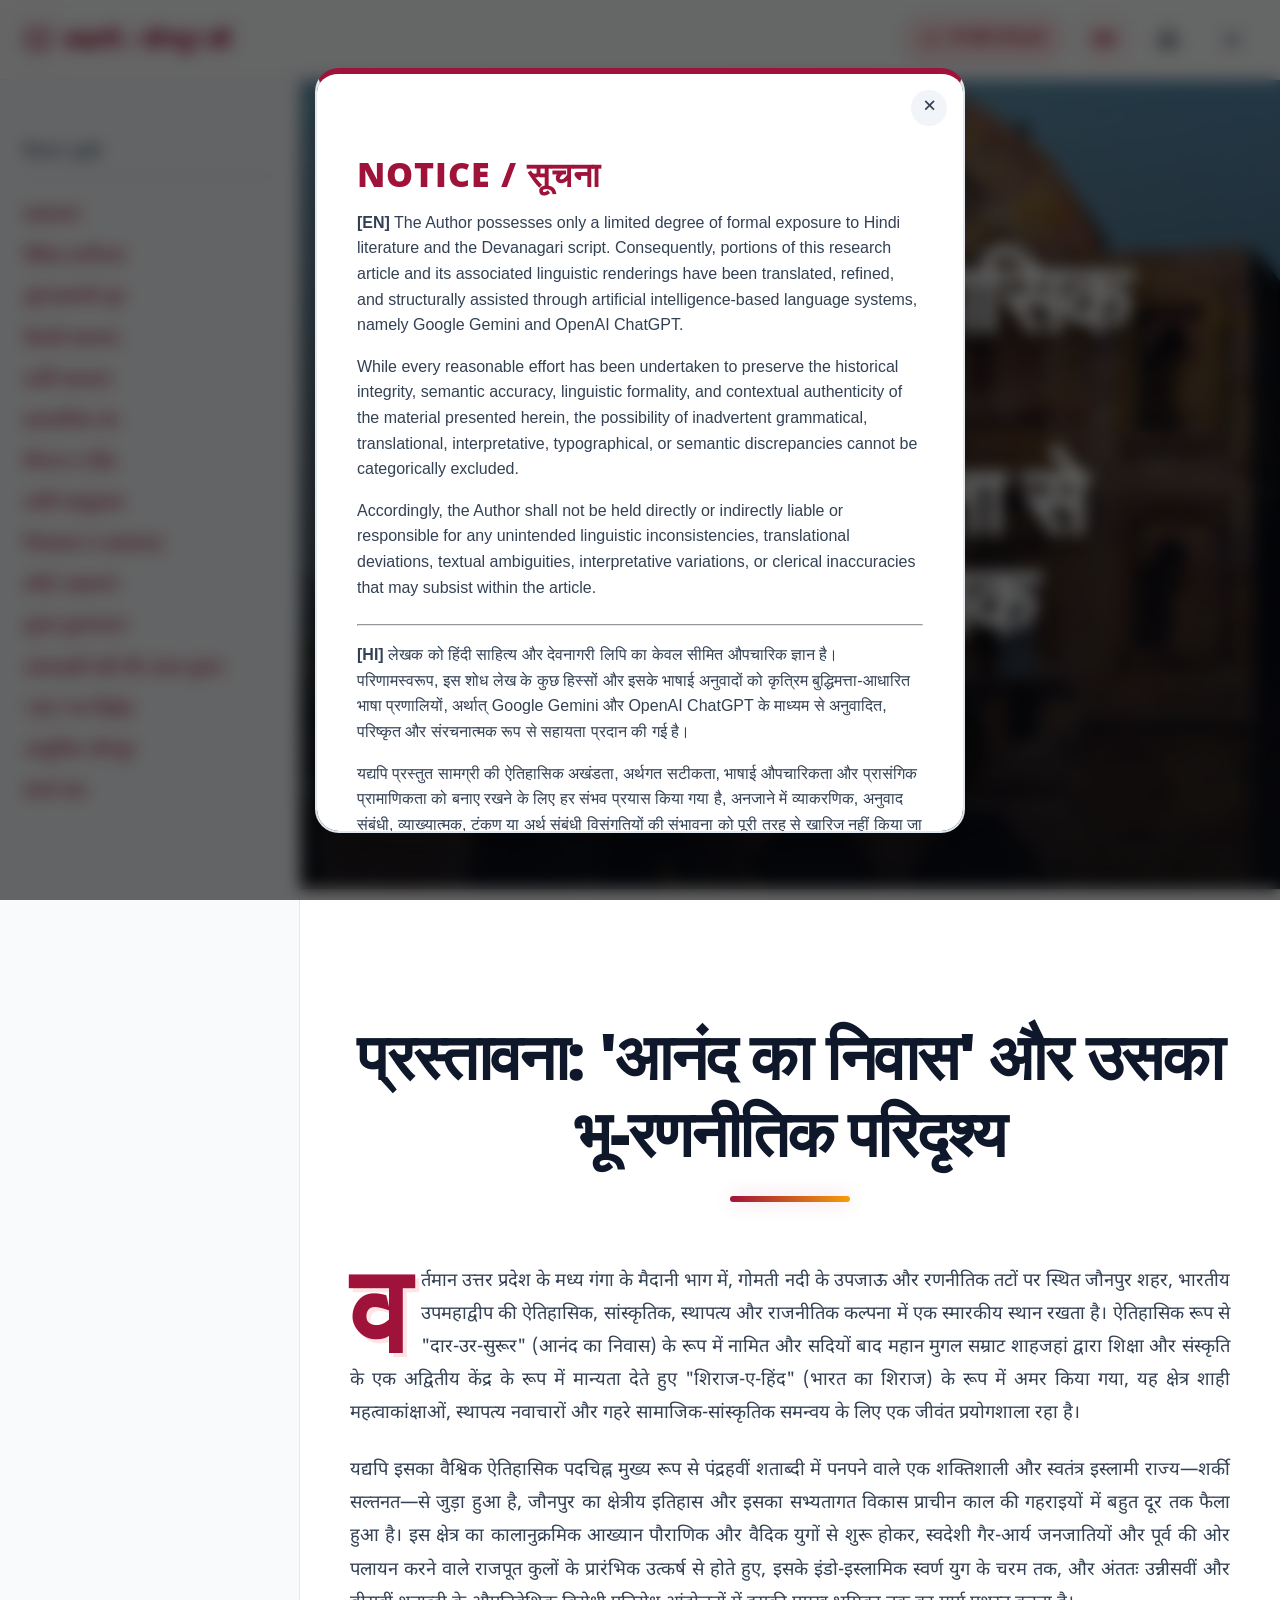
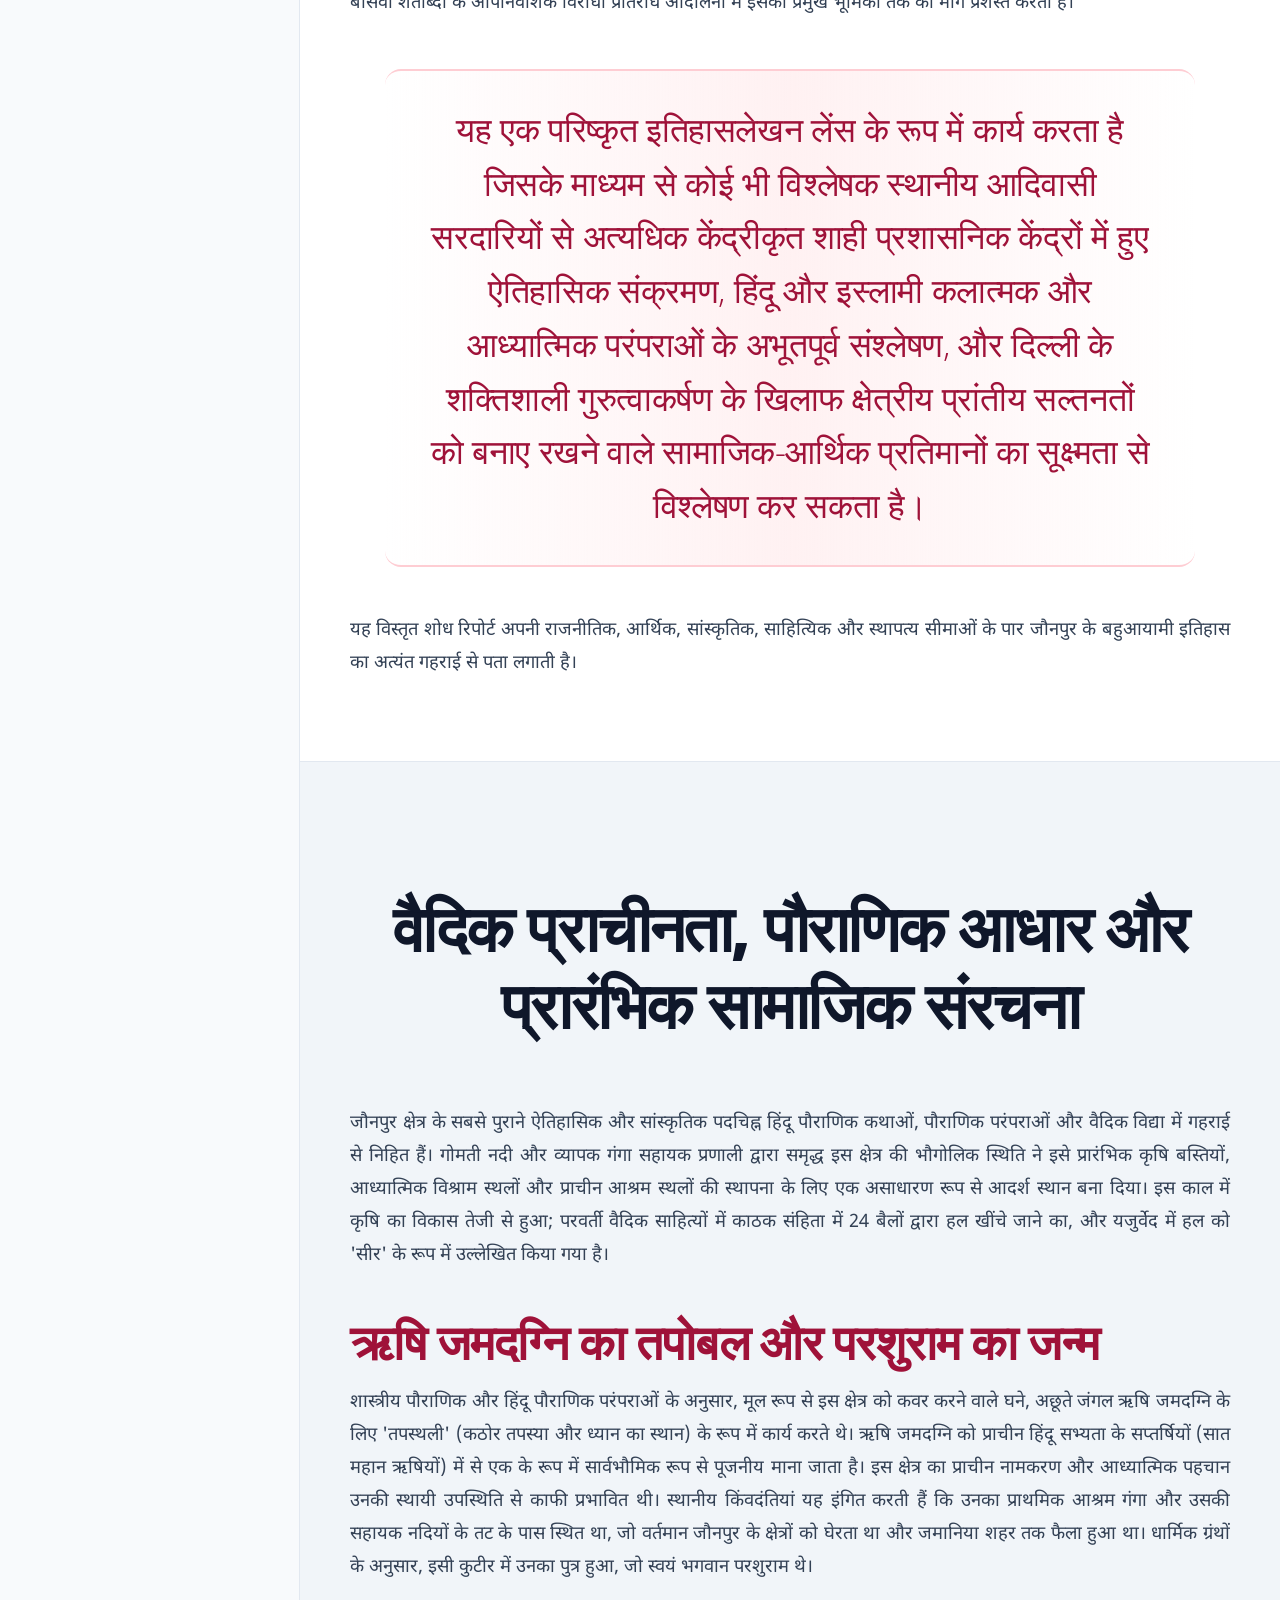
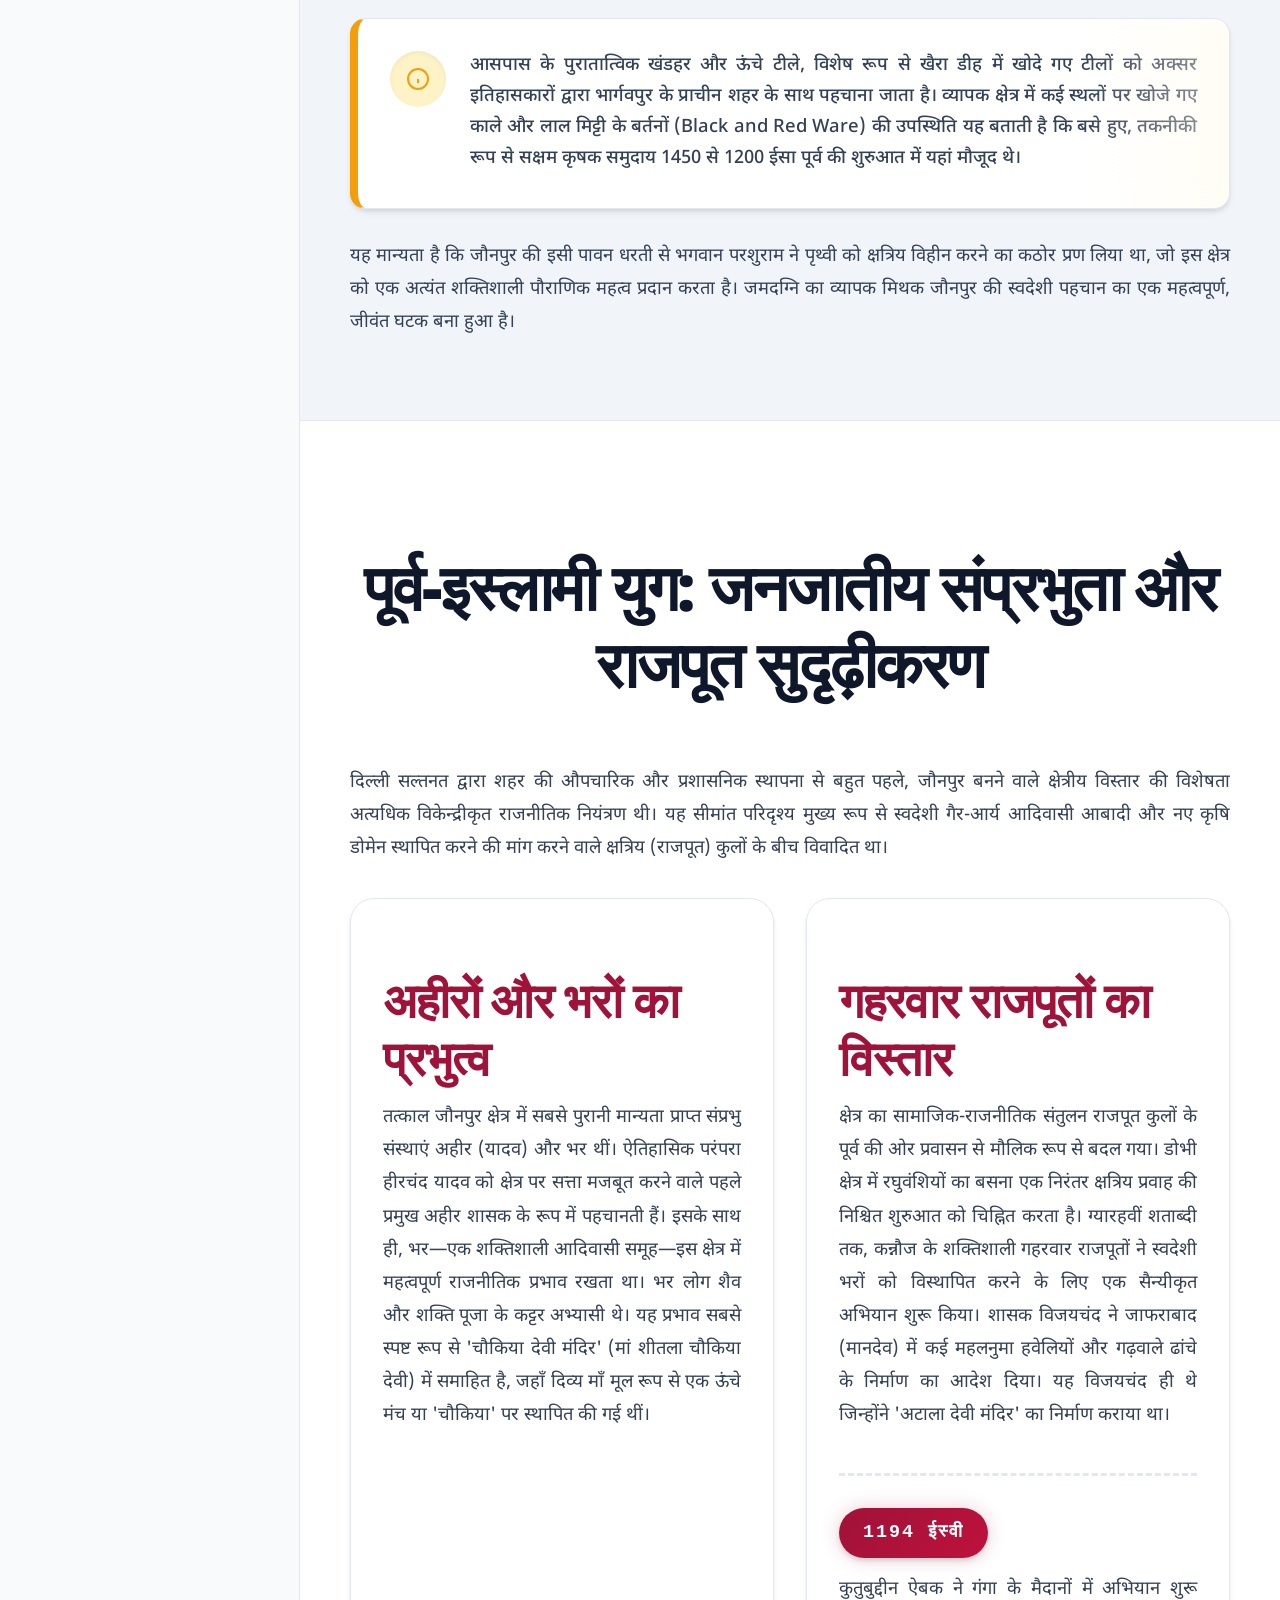
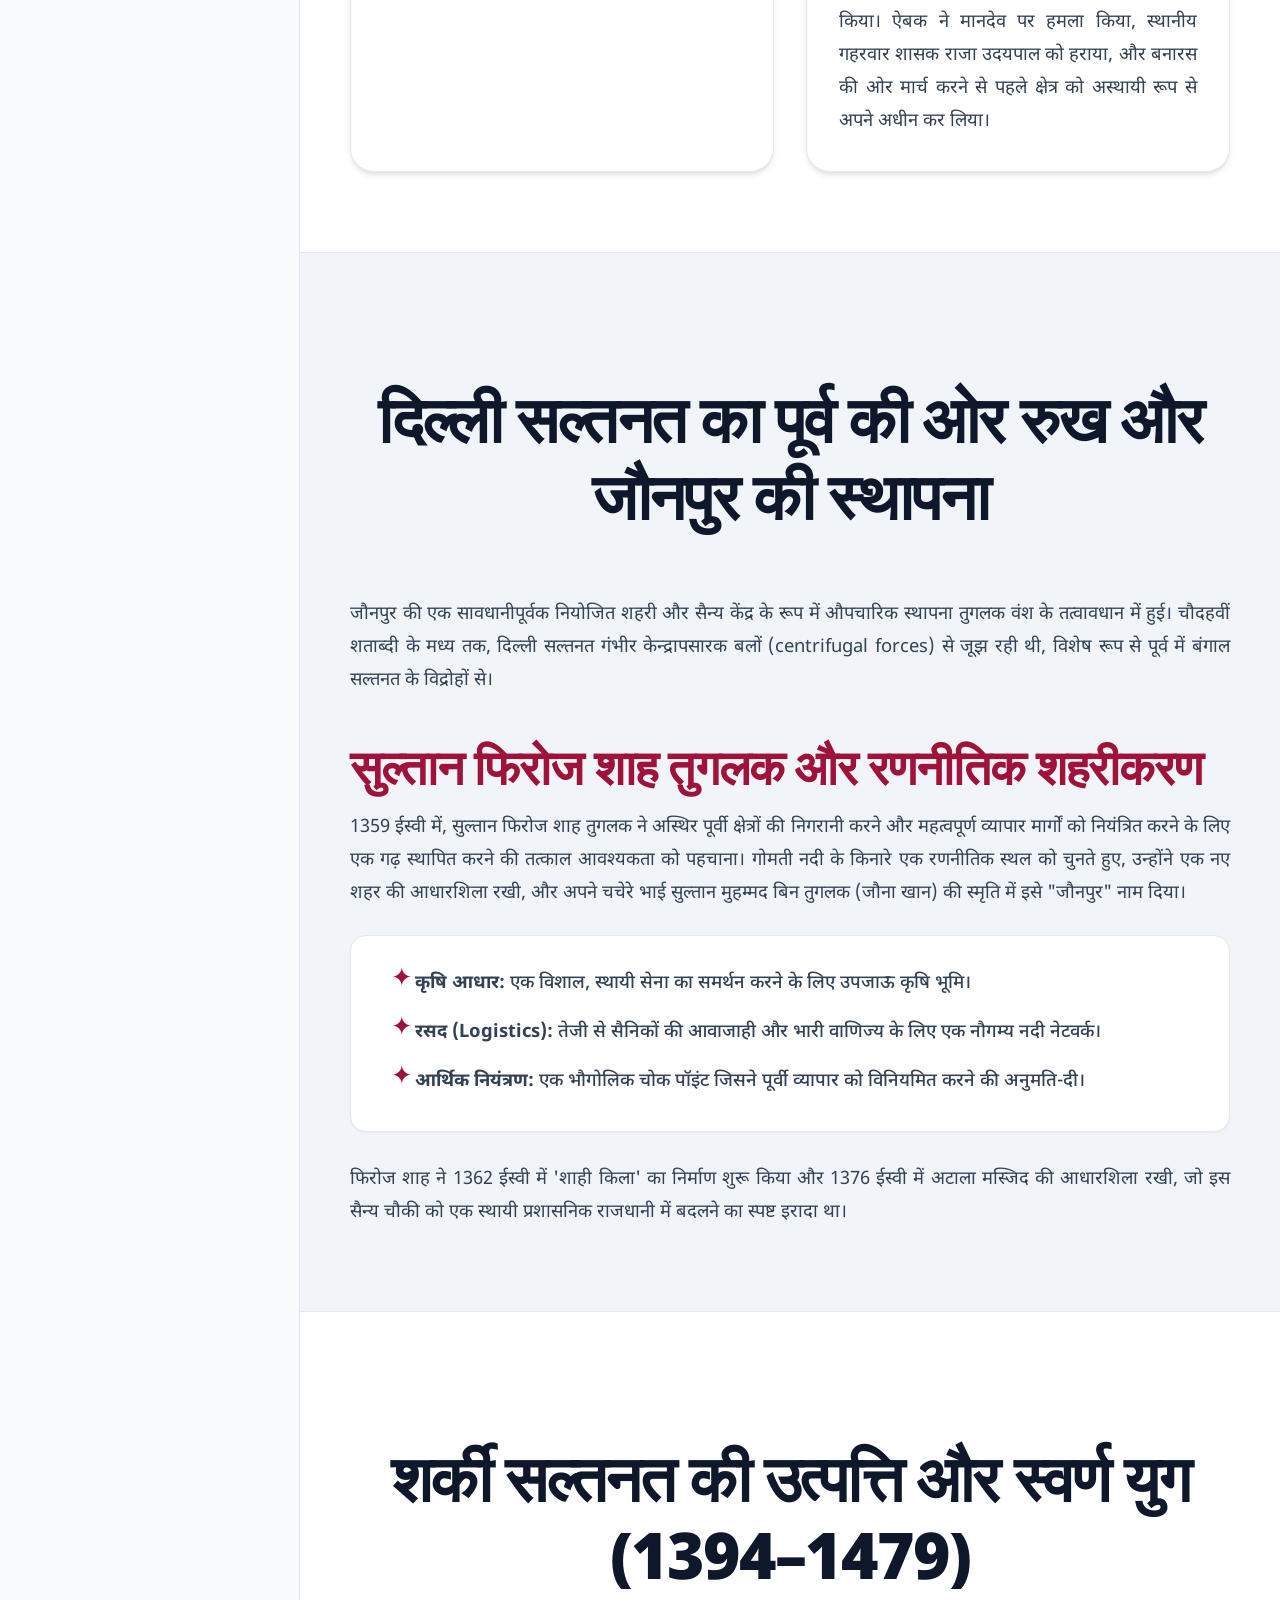
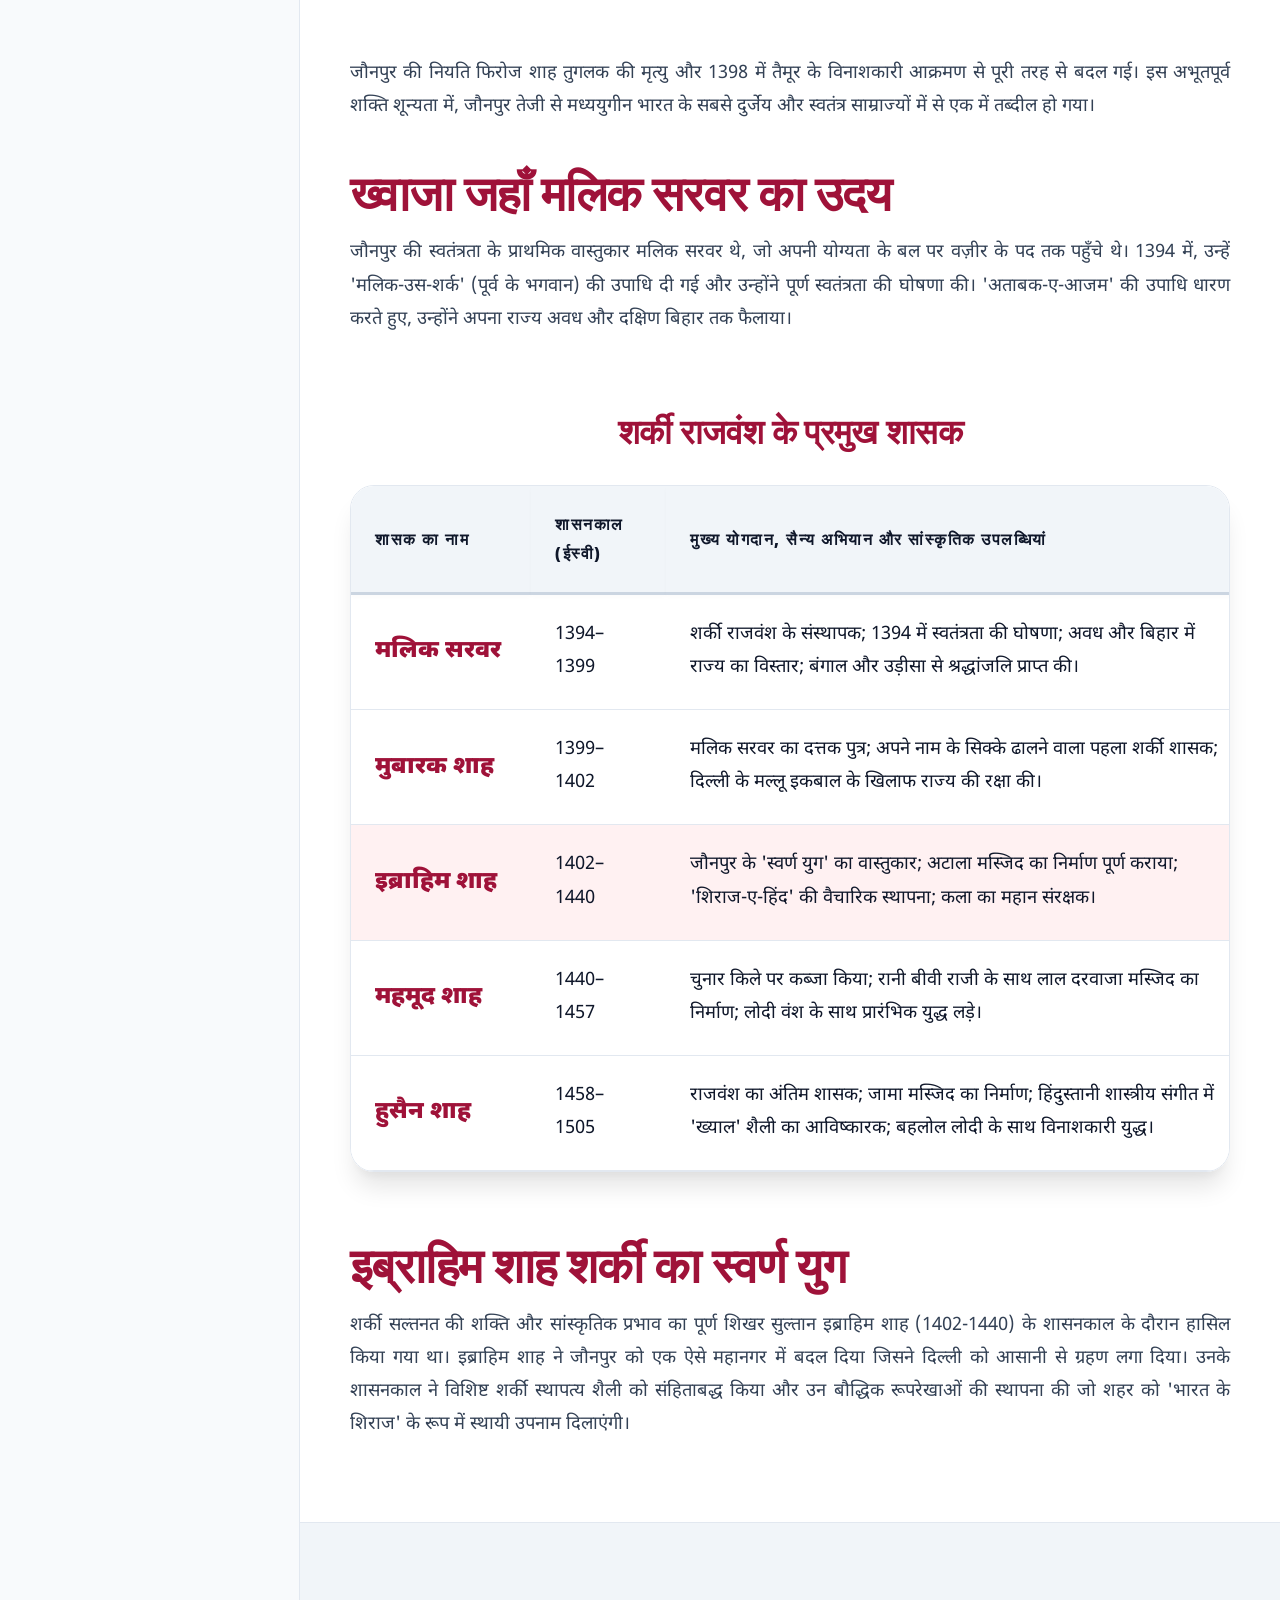
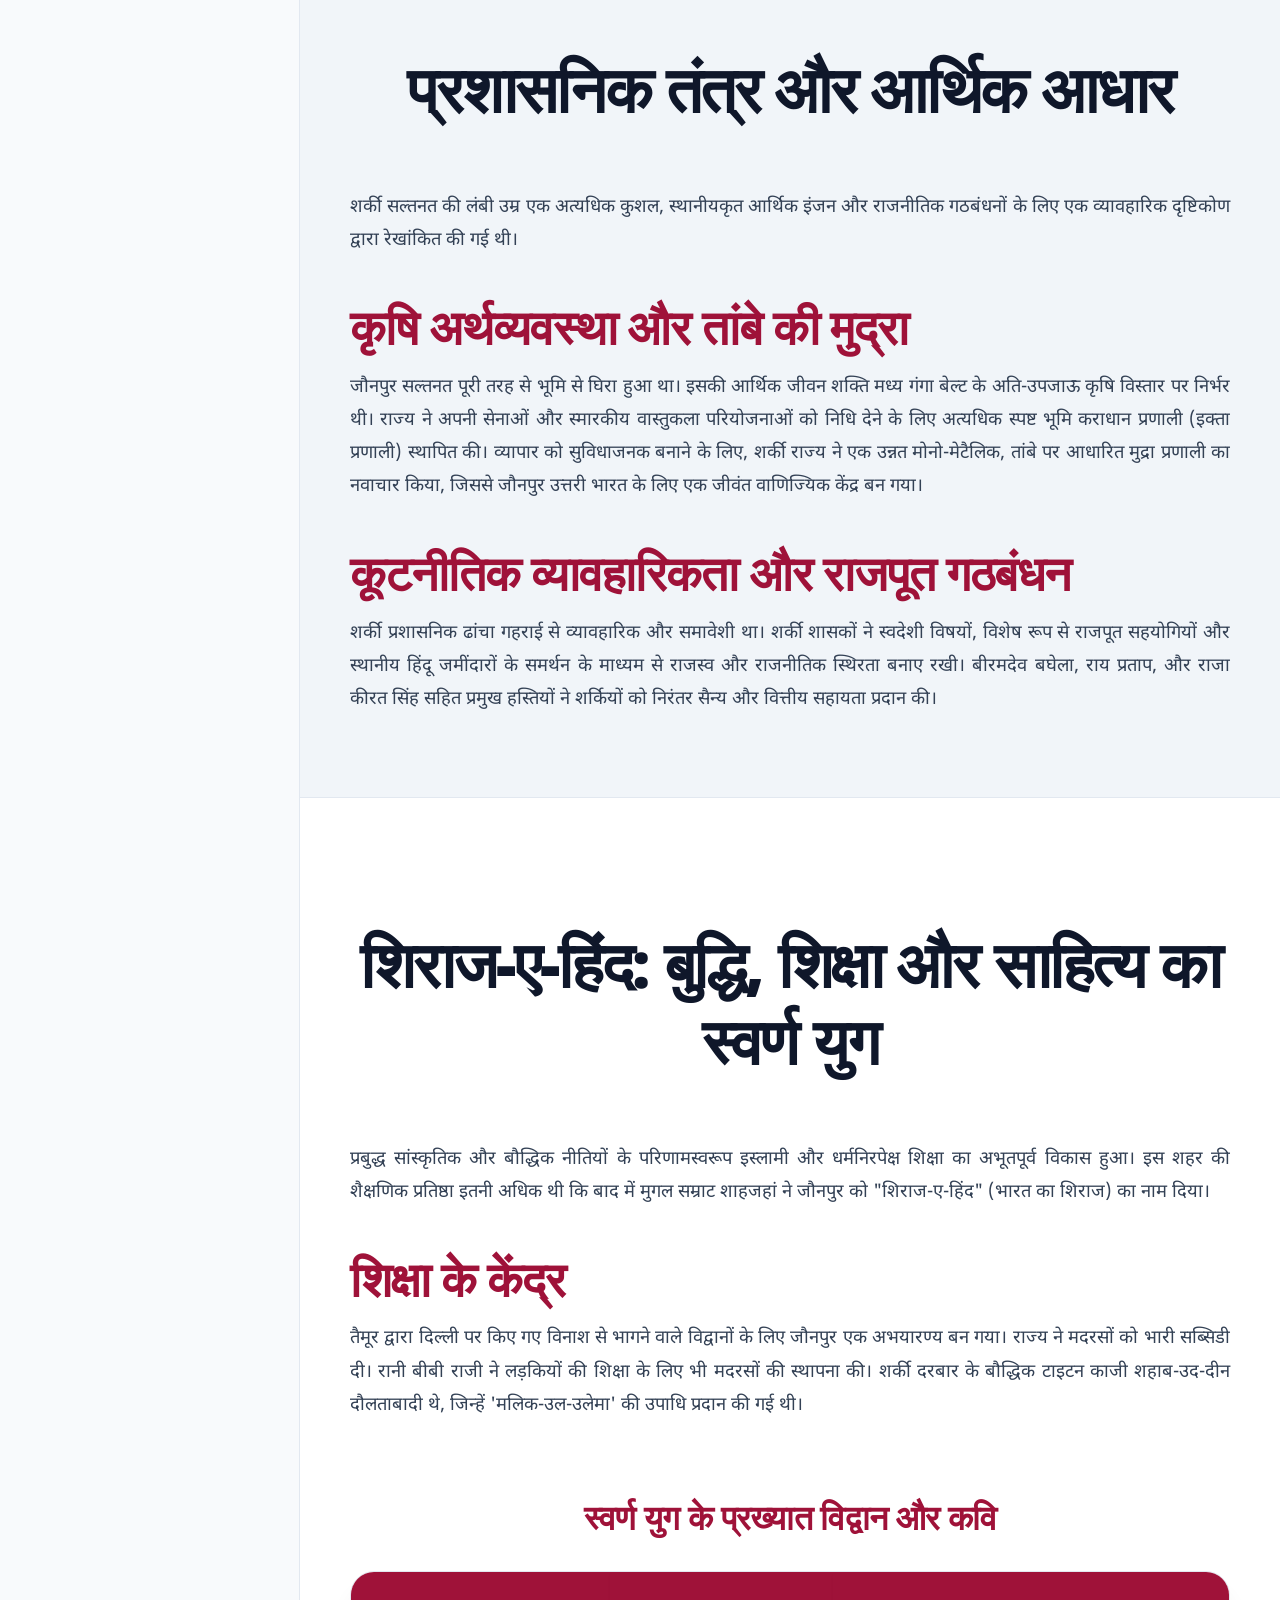
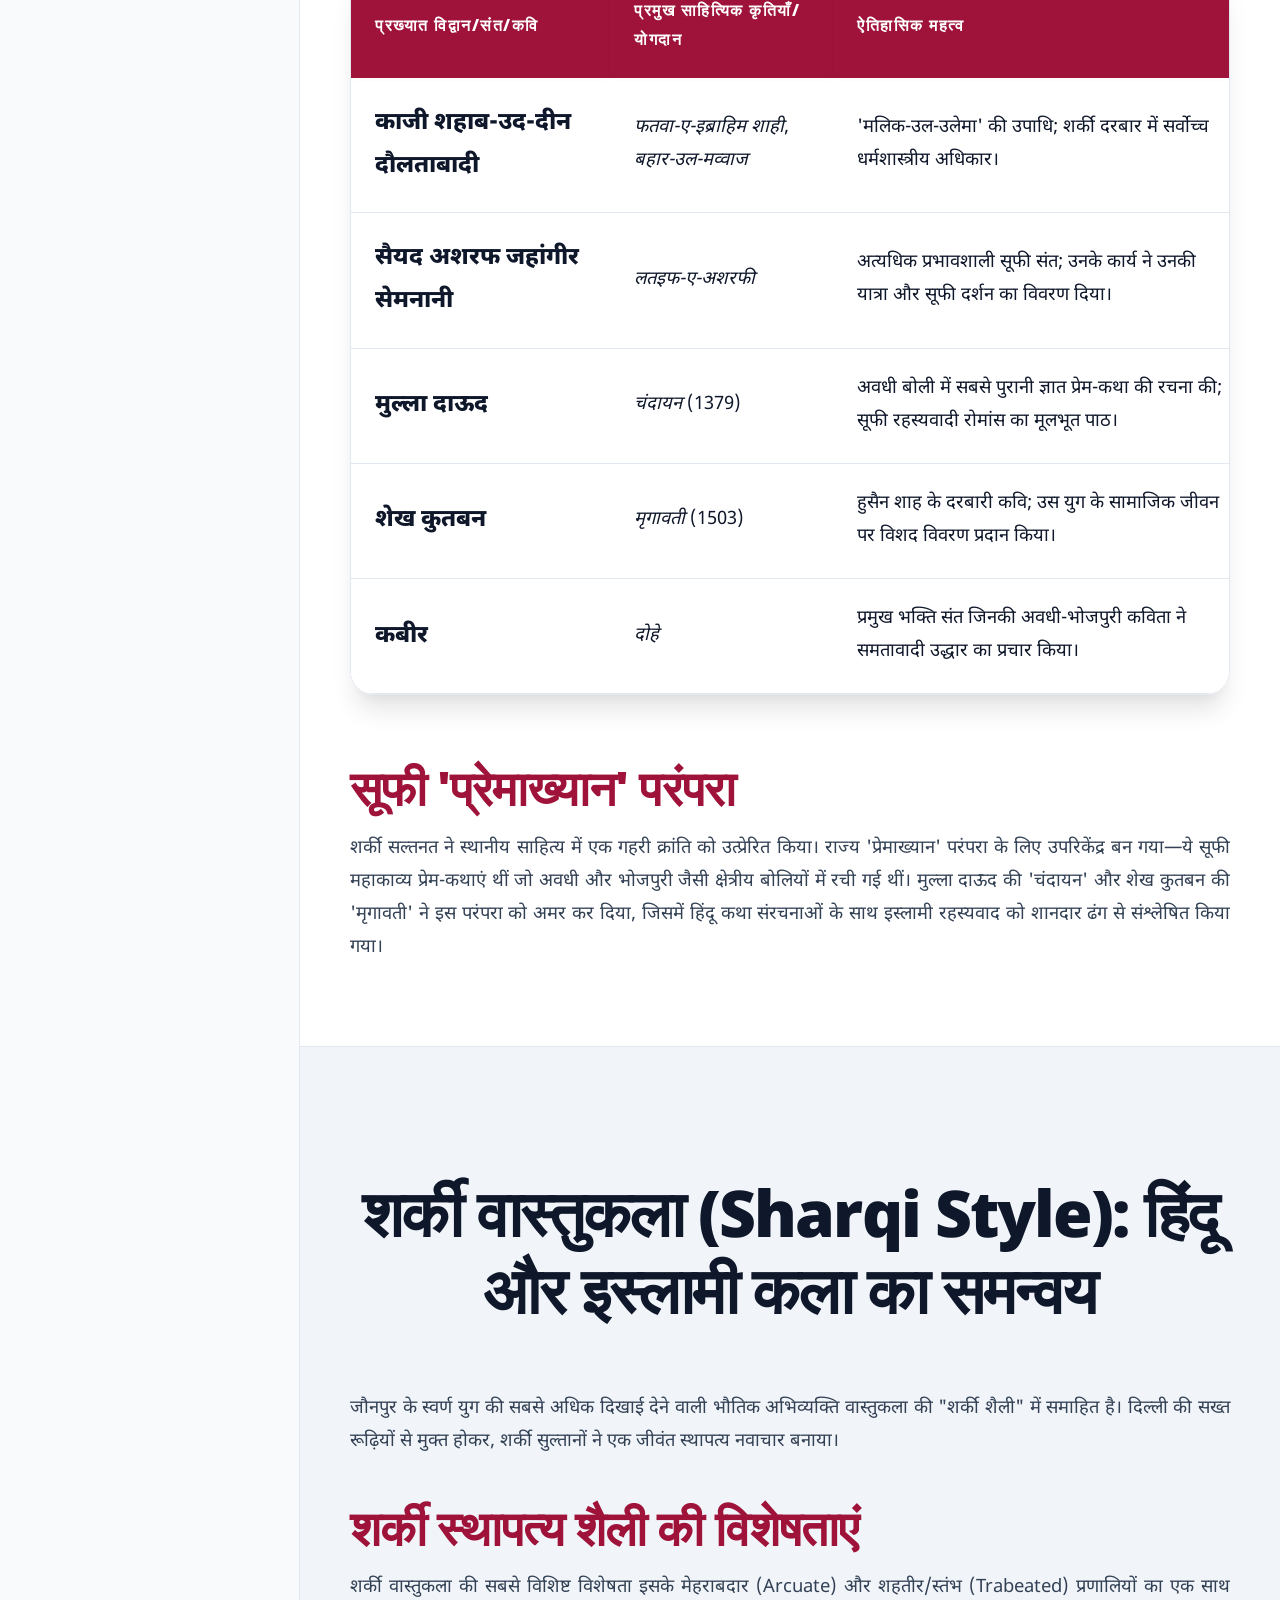
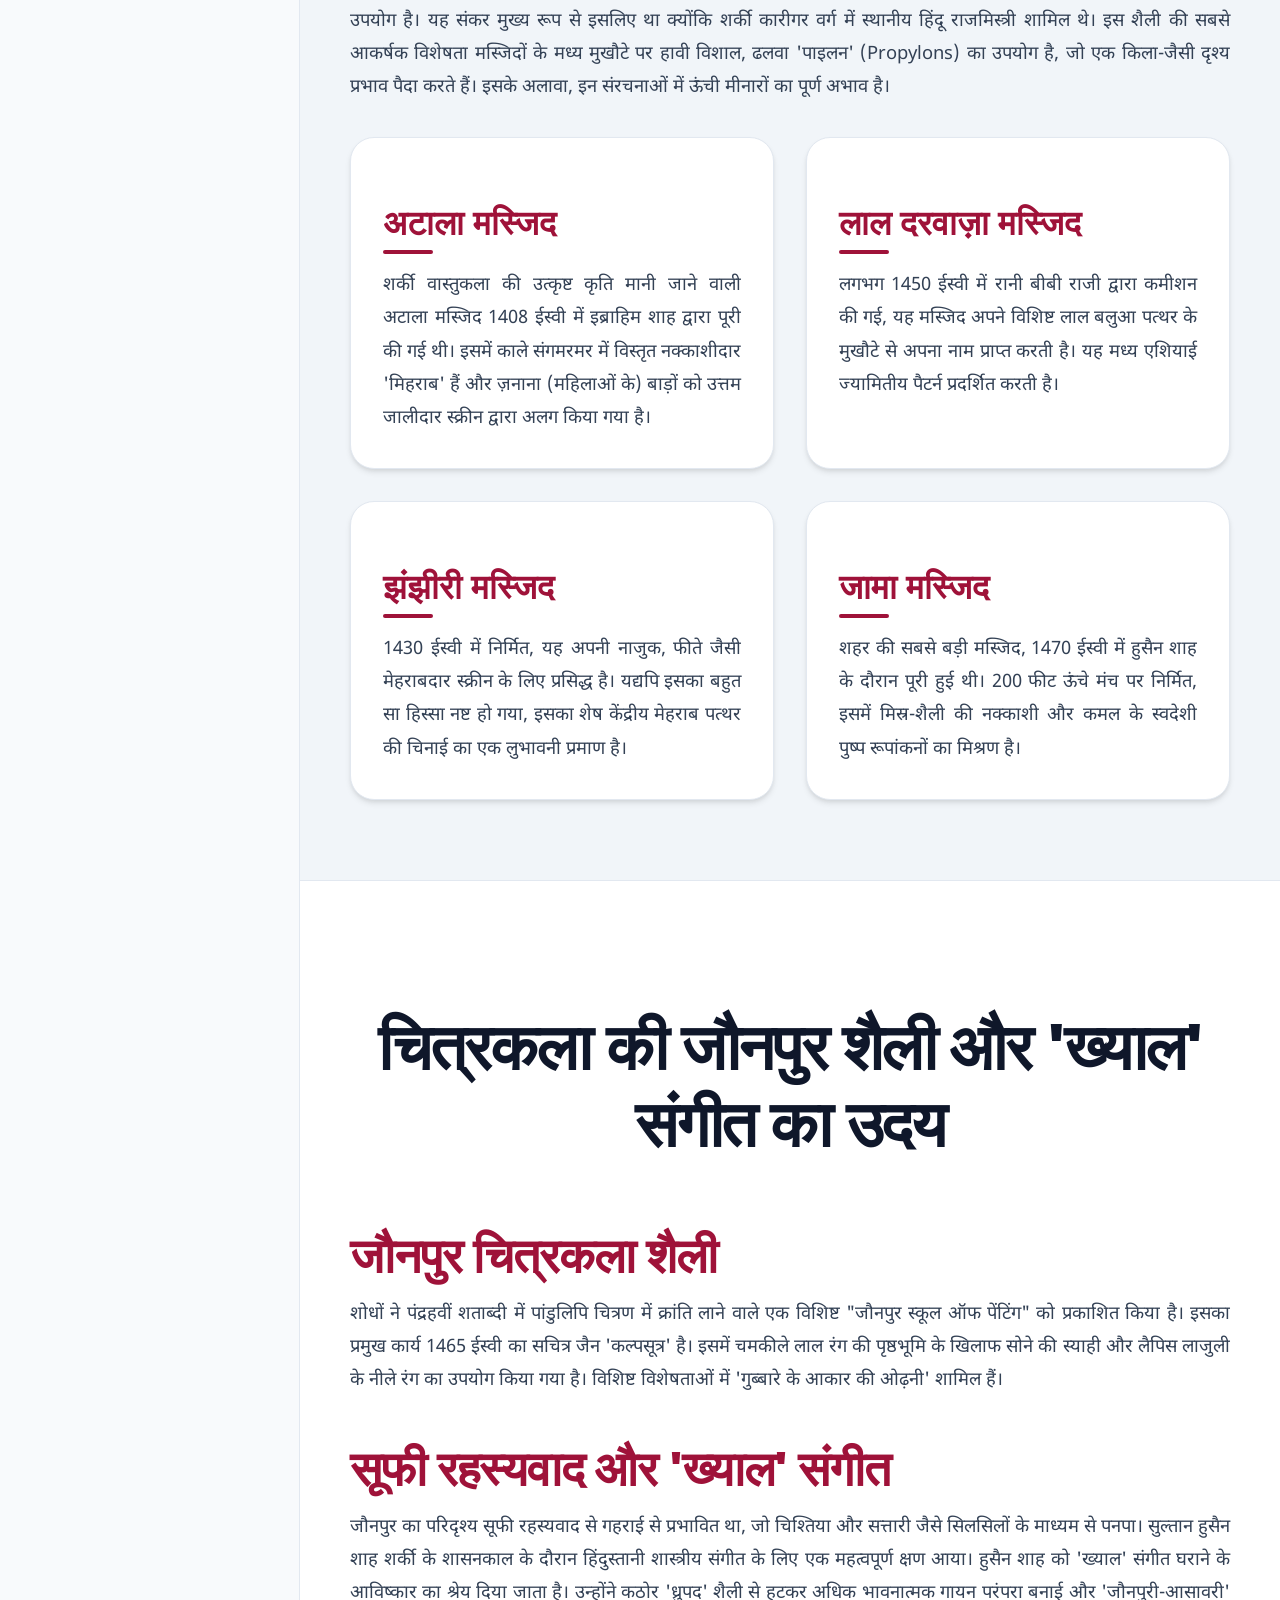
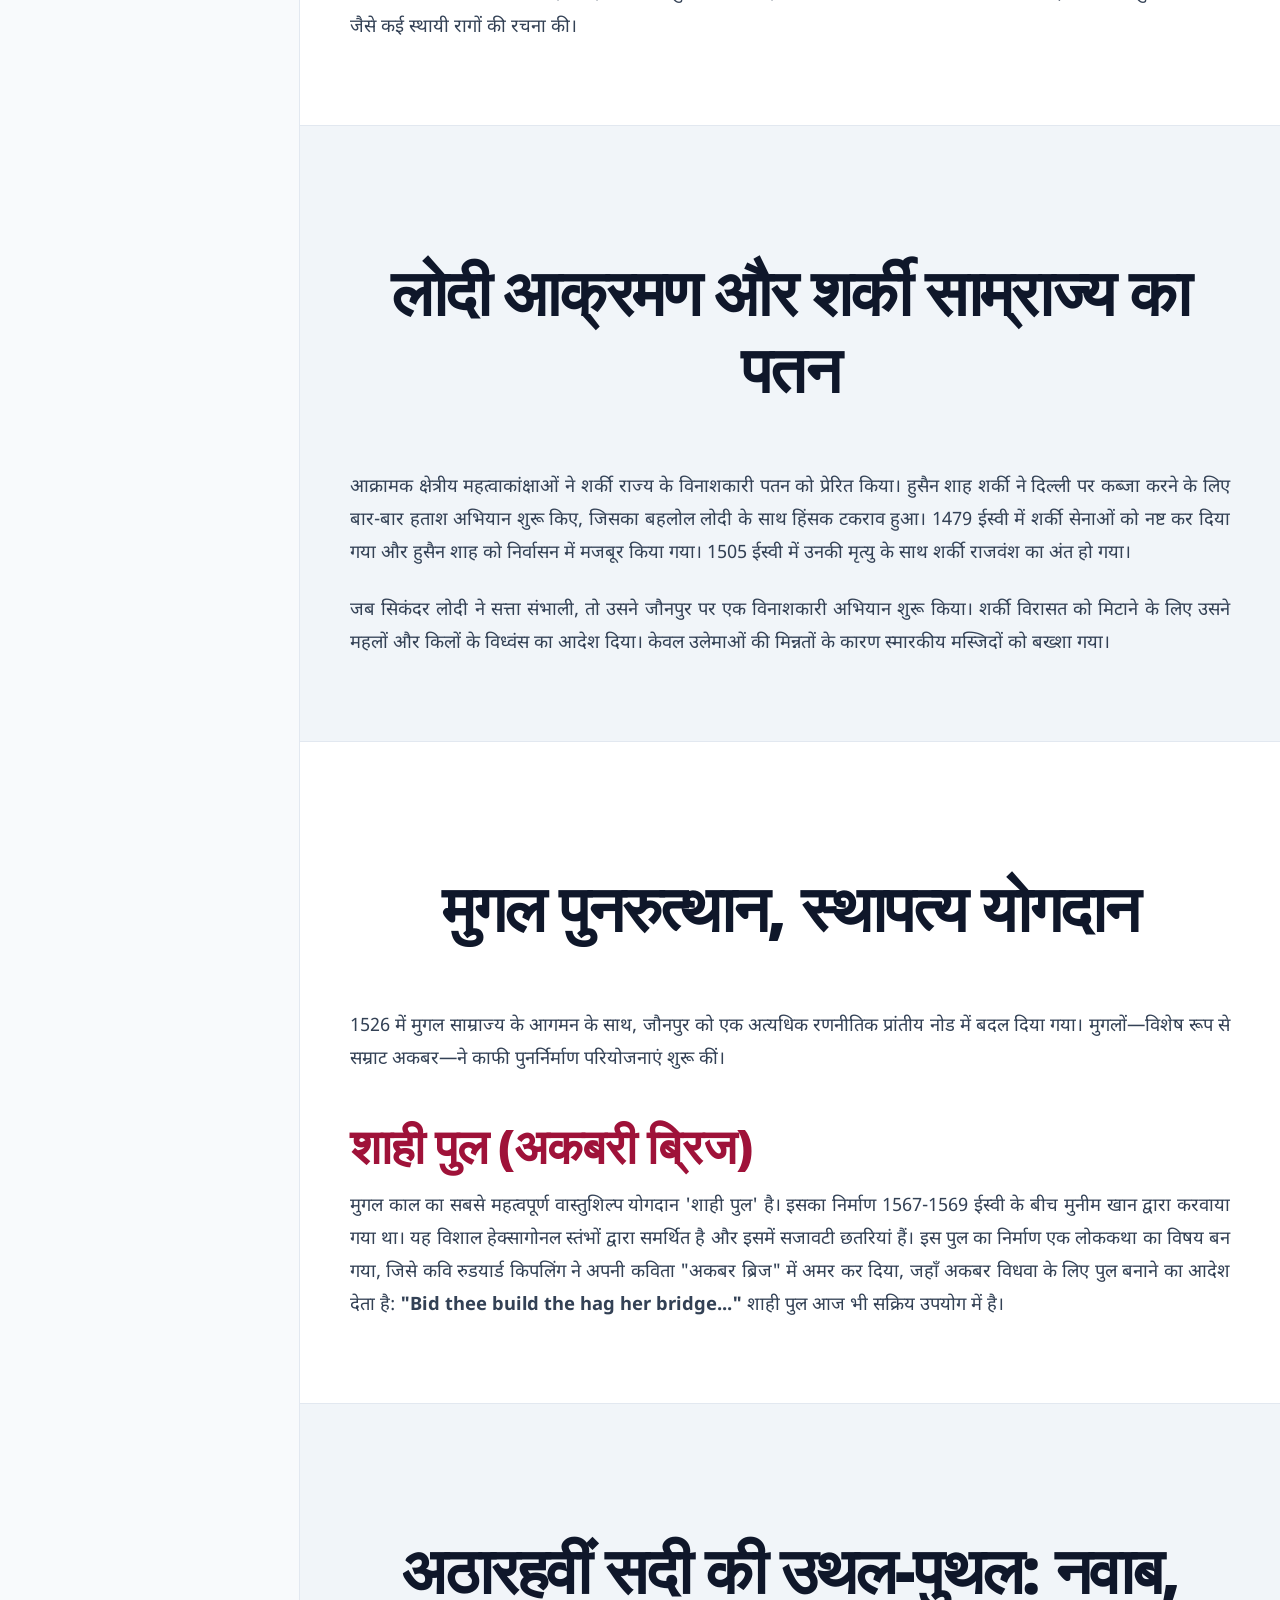
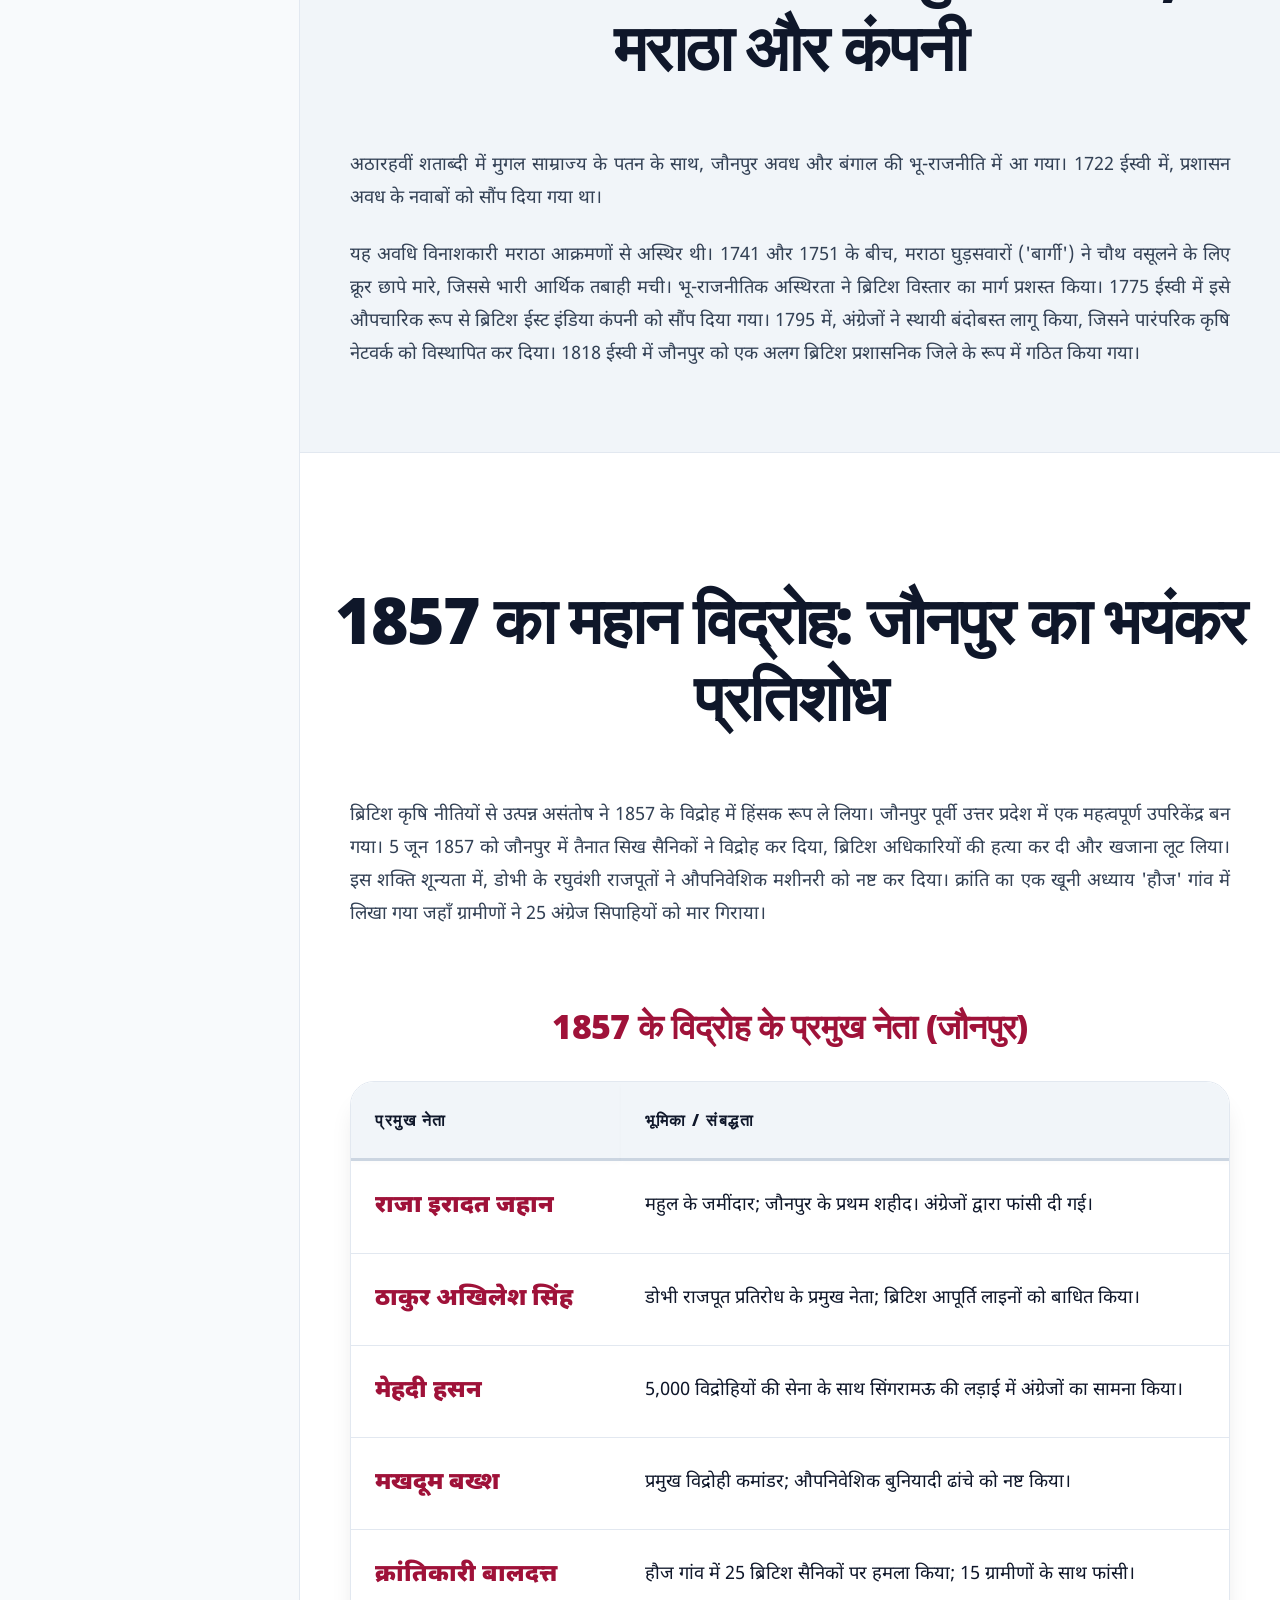
<file: index_hi.html>
<!DOCTYPE html>
<html lang="hi" class="scroll-smooth" data-theme="light">
<head>
    <!-- Google tag (gtag.js) -->
<script async src="https://www.googletagmanager.com/gtag/js?id=G-LY1RTS43N0"></script>
<script>
  window.dataLayer = window.dataLayer || [];
  function gtag(){dataLayer.push(arguments);}
  gtag('js', new Date());

  gtag('config', 'G-LY1RTS43N0');
</script>
    <meta charset="UTF-8">
    <meta name="viewport" content="width=device-width, initial-scale=1.0, maximum-scale=5.0">
    <meta name="description" content="जौनपुर का ऐतिहासिक और सांस्कृतिक विकास: वैदिक प्राचीनता से आधुनिकता और शिराज-ए-हिंद की विरासत तक एक विस्तृत विश्लेषणात्मक अध्ययन।">
    <meta name="author" content="Mohammed Yusuf Abbas">
    
    <title>जौनपुर का ऐतिहासिक विकास | विस्तृत संग्रह</title>
    
    <link rel="preconnect" href="https://fonts.googleapis.com">
    <link rel="preconnect" href="https://fonts.gstatic.com" crossorigin>
    <link href="https://fonts.googleapis.com/css2?family=Open+Sans:ital,wght@0,300;0,400;0,500;0,600;0,700;0,800;1,400;1,600&family=Noto+Sans+Devanagari:wght@300;400;500;600;700;800&display=swap" rel="stylesheet">    
    <link rel="stylesheet" href="style.css">

    <style>
        :root {
            --font-primary: 'Noto Sans Devanagari', 'Google Sans', 'Open Sans', system-ui, -apple-system, sans-serif;
        }
        body { font-family: var(--font-primary); }
    </style>
</head>

<body class="antialiased text-rendering-optimize" oncontextmenu="return false;">

    <div id="disclaimer-modal" class="modal-overlay" aria-hidden="true">
        <div class="modal-content shadow-2xl">
            <button class="close-modal-btn" aria-label="Close Disclaimer" title="Close">&times;</button>
            <h3 class="modal-title u-text-brand u-font-black">NOTICE / सूचना</h3>
            
            <div style="margin-bottom: 1.5rem;">
                <p><strong>[EN]</strong> The Author possesses only a limited degree of formal exposure to Hindi literature and the Devanagari script. Consequently, portions of this research article and its associated linguistic renderings have been translated, refined, and structurally assisted through artificial intelligence-based language systems, namely Google Gemini and OpenAI ChatGPT.</p>
                <p>While every reasonable effort has been undertaken to preserve the historical integrity, semantic accuracy, linguistic formality, and contextual authenticity of the material presented herein, the possibility of inadvertent grammatical, translational, interpretative, typographical, or semantic discrepancies cannot be categorically excluded.</p>
                <p>Accordingly, the Author shall not be held directly or indirectly liable or responsible for any unintended linguistic inconsistencies, translational deviations, textual ambiguities, interpretative variations, or clerical inaccuracies that may subsist within the article.</p>
            </div>
            
            <hr style="margin: 1rem 0; border-color: var(--border-light);">
            
            <div>
                <p><strong>[HI]</strong> लेखक को हिंदी साहित्य और देवनागरी लिपि का केवल सीमित औपचारिक ज्ञान है। परिणामस्वरूप, इस शोध लेख के कुछ हिस्सों और इसके भाषाई अनुवादों को कृत्रिम बुद्धिमत्ता-आधारित भाषा प्रणालियों, अर्थात् Google Gemini और OpenAI ChatGPT के माध्यम से अनुवादित, परिष्कृत और संरचनात्मक रूप से सहायता प्रदान की गई है।</p>
                <p>यद्यपि प्रस्तुत सामग्री की ऐतिहासिक अखंडता, अर्थगत सटीकता, भाषाई औपचारिकता और प्रासंगिक प्रामाणिकता को बनाए रखने के लिए हर संभव प्रयास किया गया है, अनजाने में व्याकरणिक, अनुवाद संबंधी, व्याख्यात्मक, टंकण या अर्थ संबंधी विसंगतियों की संभावना को पूरी तरह से खारिज नहीं किया जा सकता है।</p>
                <p>तदनुसार, लेख के भीतर मौजूद किसी भी अनपेक्षित भाषाई विसंगतियों, अनुवाद संबंधी विचलनों, पाठ्य अस्पष्टताओं, व्याख्यात्मक विविधताओं या लिपिकीय अशुद्धियों के लिए लेखक को प्रत्यक्ष या अप्रत्यक्ष रूप से उत्तरदायी या जिम्मेदार नहीं ठहराया जाएगा।</p>
            </div>
        </div>
    </div>

    <a href="#main-content" class="skip-link sr-only focusable">मुख्य सामग्री पर जाएं</a>

    <div class="progress-tracker" aria-hidden="true">
        <div id="scroll-progress" class="progress-bar"></div>
    </div>

    <header class="app-header glass-effect" role="banner">
        <div class="header-container">
            <div class="brand">
                <span class="brand-logo" aria-hidden="true">
                    <svg viewBox="0 0 24 24" width="28" height="28" stroke="currentColor" stroke-width="2" fill="none"><path d="M2 3h6a4 4 0 0 1 4 4v14a3 3 0 0 0-3-3H2z"></path><path d="M22 3h-6a4 4 0 0 0-4 4v14a3 3 0 0 1 3-3h7z"></path></svg>
                </span>
                <span class="brand-name">कहानी : जौनपुर की</span>
            </div>
            
            <div class="header-controls">
                <div class="reading-time-indicator" id="reading-time">
                    <svg viewBox="0 0 24 24" width="16" height="16" stroke="currentColor" stroke-width="2" fill="none"><circle cx="12" cy="12" r="10"></circle><polyline points="12 6 12 12 16 14"></polyline></svg>
                    <span>गणना हो रही है...</span>
                </div>

                <a href="index.html" class="theme-btn lang-toggle" aria-label="Switch to English" title="Switch to English" style="font-weight: 800; text-decoration: none;">EN</a>

                <button id="print-btn" class="theme-btn" aria-label="Print Document" title="Print Document">
                    <svg viewBox="0 0 24 24" width="20" height="20" stroke="currentColor" stroke-width="2" fill="none" stroke-linecap="round" stroke-linejoin="round">
                        <polyline points="6 9 6 2 18 2 18 9"></polyline>
                        <path d="M6 18H4a2 2 0 0 1-2-2v-5a2 2 0 0 1 2-2h16a2 2 0 0 1 2 2v5a2 2 0 0 1-2 2h-2"></path>
                        <rect x="6" y="14" width="12" height="8"></rect>
                    </svg>
                </button>
                
                <button id="theme-toggle" class="theme-btn" aria-label="Toggle Dark Mode" title="Toggle Dark Mode">
                    <svg class="sun-icon" viewBox="0 0 24 24" width="20" height="20" stroke="currentColor" stroke-width="2" fill="none"><circle cx="12" cy="12" r="5"></circle><line x1="12" y1="1" x2="12" y2="3"></line><line x1="12" y1="21" x2="12" y2="23"></line><line x1="4.22" y1="4.22" x2="5.64" y2="5.64"></line><line x1="18.36" y1="18.36" x2="19.78" y2="19.78"></line><line x1="1" y1="12" x2="3" y2="12"></line><line x1="21" y1="12" x2="23" y2="12"></line><line x1="4.22" y1="19.78" x2="5.64" y2="18.36"></line><line x1="18.36" y1="5.64" x2="19.78" y2="4.22"></line></svg>
                    <svg class="moon-icon hidden" viewBox="0 0 24 24" width="20" height="20" stroke="currentColor" stroke-width="2" fill="none"><path d="M21 12.79A9 9 0 1 1 11.21 3 7 7 0 0 0 21 12.79z"></path></svg>
                </button>

                <button id="mobile-menu-btn" class="hamburger-btn" aria-expanded="false" aria-controls="sidebar-nav">
                    <span class="hamburger-box">
                        <span class="hamburger-inner"></span>
                    </span>
                </button>
            </div>
        </div>
    </header>

    <div class="layout-wrapper">
        <aside id="sidebar-nav" class="sidebar" aria-label="Table of Contents">
            <div class="sidebar-sticky">
                <div class="sidebar-header">
                    <h3>विषय सूची</h3>
                </div>
                <nav class="toc-nav" id="toc-container">
                    <ul class="toc-list">
                        <li><a href="#introduction">प्रस्तावना</a></li>
                        <li><a href="#vedic-antiquity">वैदिक प्राचीनता</a></li>
                        <li><a href="#pre-islamic">पूर्व-इस्लामी युग</a></li>
                        <li><a href="#delhi-sultanate">दिल्ली सल्तनत</a></li>
                        <li><a href="#sharqi-sultanate">शर्की सल्तनत</a></li>
                        <li><a href="#administration">प्रशासनिक तंत्र</a></li>
                        <li><a href="#shiraz-i-hind">शिराज-ए-हिंद</a></li>
                        <li><a href="#architecture">शर्की वास्तुकला</a></li>
                        <li><a href="#art-mysticism">चित्रकला व रहस्यवाद</a></li>
                        <li><a href="#lodi-conquest">लोदी आक्रमण</a></li>
                        <li><a href="#mughal-resurgence">मुगल पुनरुत्थान</a></li>
                        <li><a href="#18th-century">अठारहवीं सदी की उथल-पुथल</a></li>
                        <li><a href="#great-rebellion">1857 का विद्रोह</a></li>
                        <li><a href="#modern-jaunpur">आधुनिक जौनपुर</a></li>
                        <li><a href="#works-cited">संदर्भ ग्रंथ</a></li>
                    </ul>
                </nav>
            </div>
        </aside>

        <main id="main-content" class="main-content" role="main">
            <article class="research-paper">
                <header class="paper-header parallax-container">
                    <div class="paper-header-bg"></div>
                    <div class="paper-header-content">
                        <div class="document-metadata">
                            <span class="tag">ऐतिहासिक विश्लेषण</span>
                            <span class="tag">शहरी विकास</span>
                        </div>
                        <h1 class="paper-title">जौनपुर का ऐतिहासिक विकास: <br>वैदिक प्राचीनता से आधुनिकता तक</h1>
                        <div class="paper-author-card">
                            <div class="author-avatar">MYA</div>
                            <div class="author-info">
                                <p class="author-name" rel="author">मोहम्मद यूसुफ अब्बास</p>
                                <p class="author-role">उपलब्ध ऐतिहासिक स्रोतों का एक विश्लेषण</p>
                            </div>
                        </div>
                    </div>
                </header>

                <div class="paper-body">
                    
                    <section id="introduction" class="paper-section reveal-on-scroll">
                        <header class="section-heading">
                            <h2>प्रस्तावना: 'आनंद का निवास' और उसका भू-रणनीतिक परिदृश्य</h2>
                            <div class="heading-line"></div>
                        </header>
                        <div class="section-content">
                            <p class="has-drop-cap">वर्तमान उत्तर प्रदेश के मध्य गंगा के मैदानी भाग में, गोमती नदी के उपजाऊ और रणनीतिक तटों पर स्थित जौनपुर शहर, भारतीय उपमहाद्वीप की ऐतिहासिक, सांस्कृतिक, स्थापत्य और राजनीतिक कल्पना में एक स्मारकीय स्थान रखता है। ऐतिहासिक रूप से "दार-उर-सुरूर" (आनंद का निवास) के रूप में नामित और सदियों बाद महान मुगल सम्राट शाहजहां द्वारा शिक्षा और संस्कृति के एक अद्वितीय केंद्र के रूप में मान्यता देते हुए "शिराज-ए-हिंद" (भारत का शिराज) के रूप में अमर किया गया, यह क्षेत्र शाही महत्वाकांक्षाओं, स्थापत्य नवाचारों और गहरे सामाजिक-सांस्कृतिक समन्वय के लिए एक जीवंत प्रयोगशाला रहा है।</p>
                            
                            <p>यद्यपि इसका वैश्विक ऐतिहासिक पदचिह्न मुख्य रूप से पंद्रहवीं शताब्दी में पनपने वाले एक शक्तिशाली और स्वतंत्र इस्लामी राज्य—शर्की सल्तनत—से जुड़ा हुआ है, जौनपुर का क्षेत्रीय इतिहास और इसका सभ्यतागत विकास प्राचीन काल की गहराइयों में बहुत दूर तक फैला हुआ है। इस क्षेत्र का कालानुक्रमिक आख्यान पौराणिक और वैदिक युगों से शुरू होकर, स्वदेशी गैर-आर्य जनजातियों और पूर्व की ओर पलायन करने वाले राजपूत कुलों के प्रारंभिक उत्कर्ष से होते हुए, इसके इंडो-इस्लामिक स्वर्ण युग के चरम तक, और अंततः उन्नीसवीं और बीसवीं शताब्दी के औपनिवेशिक विरोधी प्रतिरोध आंदोलनों में इसकी प्रमुख भूमिका तक का मार्ग प्रशस्त करता है।</p>
                            
                            <blockquote class="pull-quote">
                                <p>यह एक परिष्कृत इतिहासलेखन लेंस के रूप में कार्य करता है जिसके माध्यम से कोई भी विश्लेषक स्थानीय आदिवासी सरदारियों से अत्यधिक केंद्रीकृत शाही प्रशासनिक केंद्रों में हुए ऐतिहासिक संक्रमण, हिंदू और इस्लामी कलात्मक और आध्यात्मिक परंपराओं के अभूतपूर्व संश्लेषण, और दिल्ली के शक्तिशाली गुरुत्वाकर्षण के खिलाफ क्षेत्रीय प्रांतीय सल्तनतों को बनाए रखने वाले सामाजिक-आर्थिक प्रतिमानों का सूक्ष्मता से विश्लेषण कर सकता है।</p>
                            </blockquote>

                            <p>यह विस्तृत शोध रिपोर्ट अपनी राजनीतिक, आर्थिक, सांस्कृतिक, साहित्यिक और स्थापत्य सीमाओं के पार जौनपुर के बहुआयामी इतिहास का अत्यंत गहराई से पता लगाती है।</p>
                        </div>
                    </section>

                    <section id="vedic-antiquity" class="paper-section reveal-on-scroll alternate-bg-wrapper">
                        <div class="wrapper-inner">
                            <header class="section-heading">
                                <h2>वैदिक प्राचीनता, पौराणिक आधार और प्रारंभिक सामाजिक संरचना</h2>
                            </header>
                            <div class="section-content">
                                <p>जौनपुर क्षेत्र के सबसे पुराने ऐतिहासिक और सांस्कृतिक पदचिह्न हिंदू पौराणिक कथाओं, पौराणिक परंपराओं और वैदिक विद्या में गहराई से निहित हैं। गोमती नदी और व्यापक गंगा सहायक प्रणाली द्वारा समृद्ध इस क्षेत्र की भौगोलिक स्थिति ने इसे प्रारंभिक कृषि बस्तियों, आध्यात्मिक विश्राम स्थलों और प्राचीन आश्रम स्थलों की स्थापना के लिए एक असाधारण रूप से आदर्श स्थान बना दिया। इस काल में कृषि का विकास तेजी से हुआ; परवर्ती वैदिक साहित्यों में काठक संहिता में 24 बैलों द्वारा हल खींचे जाने का, और यजुर्वेद में हल को 'सीर' के रूप में उल्लेखित किया गया है।</p>

                                <h3>ऋषि जमदग्नि का तपोबल और परशुराम का जन्म</h3>
                                <p>शास्त्रीय पौराणिक और हिंदू पौराणिक परंपराओं के अनुसार, मूल रूप से इस क्षेत्र को कवर करने वाले घने, अछूते जंगल ऋषि जमदग्नि के लिए 'तपस्थली' (कठोर तपस्या और ध्यान का स्थान) के रूप में कार्य करते थे। ऋषि जमदग्नि को प्राचीन हिंदू सभ्यता के सप्तर्षियों (सात महान ऋषियों) में से एक के रूप में सार्वभौमिक रूप से पूजनीय माना जाता है। इस क्षेत्र का प्राचीन नामकरण और आध्यात्मिक पहचान उनकी स्थायी उपस्थिति से काफी प्रभावित थी। स्थानीय किंवदंतियां यह इंगित करती हैं कि उनका प्राथमिक आश्रम गंगा और उसकी सहायक नदियों के तट के पास स्थित था, जो वर्तमान जौनपुर के क्षेत्रों को घेरता था और जमानिया शहर तक फैला हुआ था। धार्मिक ग्रंथों के अनुसार, इसी कुटीर में उनका पुत्र हुआ, जो स्वयं भगवान परशुराम थे।</p>

                                <div class="info-box shadow-card">
                                    <div class="info-icon">
                                        <svg viewBox="0 0 24 24" width="24" height="24" stroke="currentColor" stroke-width="2" fill="none"><circle cx="12" cy="12" r="10"></circle><line x1="12" y1="16" x2="12" y2="12"></line><line x1="12" y1="8" x2="12.01" y2="8"></line></svg>
                                    </div>
                                    <div class="info-text">
                                        <p>आसपास के पुरातात्विक खंडहर और ऊंचे टीले, विशेष रूप से खैरा डीह में खोदे गए टीलों को अक्सर इतिहासकारों द्वारा भार्गवपुर के प्राचीन शहर के साथ पहचाना जाता है। व्यापक क्षेत्र में कई स्थलों पर खोजे गए काले और लाल मिट्टी के बर्तनों (Black and Red Ware) की उपस्थिति यह बताती है कि बसे हुए, तकनीकी रूप से सक्षम कृषक समुदाय 1450 से 1200 ईसा पूर्व की शुरुआत में यहां मौजूद थे।</p>
                                    </div>
                                </div>

                                <p>यह मान्यता है कि जौनपुर की इसी पावन धरती से भगवान परशुराम ने पृथ्वी को क्षत्रिय विहीन करने का कठोर प्रण लिया था, जो इस क्षेत्र को एक अत्यंत शक्तिशाली पौराणिक महत्व प्रदान करता है। जमदग्नि का व्यापक मिथक जौनपुर की स्वदेशी पहचान का एक महत्वपूर्ण, जीवंत घटक बना हुआ है।</p>
                            </div>
                        </div>
                    </section>

                    <section id="pre-islamic" class="paper-section reveal-on-scroll">
                        <header class="section-heading">
                            <h2>पूर्व-इस्लामी युग: जनजातीय संप्रभुता और राजपूत सुदृढ़ीकरण</h2>
                        </header>
                        <div class="section-content">
                            <p>दिल्ली सल्तनत द्वारा शहर की औपचारिक और प्रशासनिक स्थापना से बहुत पहले, जौनपुर बनने वाले क्षेत्रीय विस्तार की विशेषता अत्यधिक विकेन्द्रीकृत राजनीतिक नियंत्रण थी। यह सीमांत परिदृश्य मुख्य रूप से स्वदेशी गैर-आर्य आदिवासी आबादी और नए कृषि डोमेन स्थापित करने की मांग करने वाले क्षत्रिय (राजपूत) कुलों के बीच विवादित था।</p>

                            <div class="grid-columns-2">
                                <div class="grid-card">
                                    <h3>अहीरों और भरों का प्रभुत्व</h3>
                                    <p>तत्काल जौनपुर क्षेत्र में सबसे पुरानी मान्यता प्राप्त संप्रभु संस्थाएं अहीर (यादव) और भर थीं। ऐतिहासिक परंपरा हीरचंद यादव को क्षेत्र पर सत्ता मजबूत करने वाले पहले प्रमुख अहीर शासक के रूप में पहचानती हैं। इसके साथ ही, भर—एक शक्तिशाली आदिवासी समूह—इस क्षेत्र में महत्वपूर्ण राजनीतिक प्रभाव रखता था। भर लोग शैव और शक्ति पूजा के कट्टर अभ्यासी थे। यह प्रभाव सबसे स्पष्ट रूप से 'चौकिया देवी मंदिर' (मां शीतला चौकिया देवी) में समाहित है, जहाँ दिव्य माँ मूल रूप से एक ऊंचे मंच या 'चौकिया' पर स्थापित की गई थीं।</p>
                                </div>

                                <div class="grid-card">
                                    <h3>गहरवार राजपूतों का विस्तार</h3>
                                    <p>क्षेत्र का सामाजिक-राजनीतिक संतुलन राजपूत कुलों के पूर्व की ओर प्रवासन से मौलिक रूप से बदल गया। डोभी क्षेत्र में रघुवंशियों का बसना एक निरंतर क्षत्रिय प्रवाह की निश्चित शुरुआत को चिह्नित करता है। ग्यारहवीं शताब्दी तक, कन्नौज के शक्तिशाली गहरवार राजपूतों ने स्वदेशी भरों को विस्थापित करने के लिए एक सैन्यीकृत अभियान शुरू किया। शासक विजयचंद ने जाफराबाद (मानदेव) में कई महलनुमा हवेलियों और गढ़वाले ढांचे के निर्माण का आदेश दिया। यह विजयचंद ही थे जिन्होंने 'अटाला देवी मंदिर' का निर्माण कराया था।</p>
                                    <div class="timeline-event">
                                        <span class="year">1194 ईस्वी</span>
                                        <p>कुतुबुद्दीन ऐबक ने गंगा के मैदानों में अभियान शुरू किया। ऐबक ने मानदेव पर हमला किया, स्थानीय गहरवार शासक राजा उदयपाल को हराया, और बनारस की ओर मार्च करने से पहले क्षेत्र को अस्थायी रूप से अपने अधीन कर लिया।</p>
                                    </div>
                                </div>
                            </div>
                        </div>
                    </section>

                    <section id="delhi-sultanate" class="paper-section reveal-on-scroll alternate-bg-wrapper">
                        <div class="wrapper-inner">
                            <header class="section-heading">
                                <h2>दिल्ली सल्तनत का पूर्व की ओर रुख और जौनपुर की स्थापना</h2>
                            </header>
                            <div class="section-content">
                                <p>जौनपुर की एक सावधानीपूर्वक नियोजित शहरी और सैन्य केंद्र के रूप में औपचारिक स्थापना तुगलक वंश के तत्वावधान में हुई। चौदहवीं शताब्दी के मध्य तक, दिल्ली सल्तनत गंभीर केन्द्रापसारक बलों (centrifugal forces) से जूझ रही थी, विशेष रूप से पूर्व में बंगाल सल्तनत के विद्रोहों से।</p>

                                <h3>सुल्तान फिरोज शाह तुगलक और रणनीतिक शहरीकरण</h3>
                                <p>1359 ईस्वी में, सुल्तान फिरोज शाह तुगलक ने अस्थिर पूर्वी क्षेत्रों की निगरानी करने और महत्वपूर्ण व्यापार मार्गों को नियंत्रित करने के लिए एक गढ़ स्थापित करने की तत्काल आवश्यकता को पहचाना। गोमती नदी के किनारे एक रणनीतिक स्थल को चुनते हुए, उन्होंने एक नए शहर की आधारशिला रखी, और अपने चचेरे भाई सुल्तान मुहम्मद बिन तुगलक (जौना खान) की स्मृति में इसे "जौनपुर" नाम दिया।</p>
                                
                                <ul class="feature-list">
                                    <li><strong>कृषि आधार:</strong> एक विशाल, स्थायी सेना का समर्थन करने के लिए उपजाऊ कृषि भूमि।</li>
                                    <li><strong>रसद (Logistics):</strong> तेजी से सैनिकों की आवाजाही और भारी वाणिज्य के लिए एक नौगम्य नदी नेटवर्क।</li>
                                    <li><strong>आर्थिक नियंत्रण:</strong> एक भौगोलिक चोक पॉइंट जिसने पूर्वी व्यापार को विनियमित करने की अनुमति-दी।</li>
                                </ul>

                                <p>फिरोज शाह ने 1362 ईस्वी में 'शाही किला' का निर्माण शुरू किया और 1376 ईस्वी में अटाला मस्जिद की आधारशिला रखी, जो इस सैन्य चौकी को एक स्थायी प्रशासनिक राजधानी में बदलने का स्पष्ट इरादा था।</p>
                            </div>
                        </div>
                    </section>

                    <section id="sharqi-sultanate" class="paper-section reveal-on-scroll">
                        <header class="section-heading">
                            <h2>शर्की सल्तनत की उत्पत्ति और स्वर्ण युग (1394–1479)</h2>
                        </header>
                        <div class="section-content">
                            <p class="lead">जौनपुर की नियति फिरोज शाह तुगलक की मृत्यु और 1398 में तैमूर के विनाशकारी आक्रमण से पूरी तरह से बदल गई। इस अभूतपूर्व शक्ति शून्यता में, जौनपुर तेजी से मध्ययुगीन भारत के सबसे दुर्जेय और स्वतंत्र साम्राज्यों में से एक में तब्दील हो गया।</p>

                            <h3>ख्वाजा जहाँ मलिक सरवर का उदय</h3>
                            <p>जौनपुर की स्वतंत्रता के प्राथमिक वास्तुकार मलिक सरवर थे, जो अपनी योग्यता के बल पर वज़ीर के पद तक पहुँचे थे। 1394 में, उन्हें 'मलिक-उस-शर्क' (पूर्व के भगवान) की उपाधि दी गई और उन्होंने पूर्ण स्वतंत्रता की घोषणा की। 'अताबक-ए-आजम' की उपाधि धारण करते हुए, उन्होंने अपना राज्य अवध और दक्षिण बिहार तक फैलाया।</p>

                            <figure class="table-container">
                                <figcaption>शर्की राजवंश के प्रमुख शासक</figcaption>
                                <div class="table-scroll-wrapper" tabindex="0" role="region" aria-label="Scrollable table of rulers">
                                    <table class="academic-table" aria-label="Chronology of Sharqi Rulers">
                                        <thead>
                                            <tr>
                                                <th scope="col" style="width: 20%;">शासक का नाम</th>
                                                <th scope="col" style="width: 15%;">शासनकाल (ईस्वी)</th>
                                                <th scope="col" style="width: 65%;">मुख्य योगदान, सैन्य अभियान और सांस्कृतिक उपलब्धियां</th>
                                            </tr>
                                        </thead>
                                        <tbody>
                                            <tr>
                                                <th scope="row">मलिक सरवर</th>
                                                <td>1394–1399</td>
                                                <td>शर्की राजवंश के संस्थापक; 1394 में स्वतंत्रता की घोषणा; अवध और बिहार में राज्य का विस्तार; बंगाल और उड़ीसा से श्रद्धांजलि प्राप्त की।</td>
                                            </tr>
                                            <tr>
                                                <th scope="row">मुबारक शाह</th>
                                                <td>1399–1402</td>
                                                <td>मलिक सरवर का दत्तक पुत्र; अपने नाम के सिक्के ढालने वाला पहला शर्की शासक; दिल्ली के मल्लू इकबाल के खिलाफ राज्य की रक्षा की।</td>
                                            </tr>
                                            <tr class="highlighted-row">
                                                <th scope="row">इब्राहिम शाह</th>
                                                <td>1402–1440</td>
                                                <td>जौनपुर के 'स्वर्ण युग' का वास्तुकार; अटाला मस्जिद का निर्माण पूर्ण कराया; 'शिराज-ए-हिंद' की वैचारिक स्थापना; कला का महान संरक्षक।</td>
                                            </tr>
                                            <tr>
                                                <th scope="row">महमूद शाह</th>
                                                <td>1440–1457</td>
                                                <td>चुनार किले पर कब्जा किया; रानी बीवी राजी के साथ लाल दरवाजा मस्जिद का निर्माण; लोदी वंश के साथ प्रारंभिक युद्ध लड़े।</td>
                                            </tr>
                                            <tr>
                                                <th scope="row">हुसैन शाह</th>
                                                <td>1458–1505</td>
                                                <td>राजवंश का अंतिम शासक; जामा मस्जिद का निर्माण; हिंदुस्तानी शास्त्रीय संगीत में 'ख्याल' शैली का आविष्कारक; बहलोल लोदी के साथ विनाशकारी युद्ध।</td>
                                            </tr>
                                        </tbody>
                                    </table>
                                </div>
                            </figure>

                            <h3>इब्राहिम शाह शर्की का स्वर्ण युग</h3>
                            <p>शर्की सल्तनत की शक्ति और सांस्कृतिक प्रभाव का पूर्ण शिखर सुल्तान इब्राहिम शाह (1402-1440) के शासनकाल के दौरान हासिल किया गया था। इब्राहिम शाह ने जौनपुर को एक ऐसे महानगर में बदल दिया जिसने दिल्ली को आसानी से ग्रहण लगा दिया। उनके शासनकाल ने विशिष्ट शर्की स्थापत्य शैली को संहिताबद्ध किया और उन बौद्धिक रूपरेखाओं की स्थापना की जो शहर को 'भारत के शिराज' के रूप में स्थायी उपनाम दिलाएंगी।</p>
                        </div>
                    </section>

                    <section id="administration" class="paper-section reveal-on-scroll alternate-bg-wrapper">
                        <div class="wrapper-inner">
                            <header class="section-heading">
                                <h2>प्रशासनिक तंत्र और आर्थिक आधार</h2>
                            </header>
                            <div class="section-content">
                                <p>शर्की सल्तनत की लंबी उम्र एक अत्यधिक कुशल, स्थानीयकृत आर्थिक इंजन और राजनीतिक गठबंधनों के लिए एक व्यावहारिक दृष्टिकोण द्वारा रेखांकित की गई थी।</p>

                                <h3>कृषि अर्थव्यवस्था और तांबे की मुद्रा</h3>
                                <p>जौनपुर सल्तनत पूरी तरह से भूमि से घिरा हुआ था। इसकी आर्थिक जीवन शक्ति मध्य गंगा बेल्ट के अति-उपजाऊ कृषि विस्तार पर निर्भर थी। राज्य ने अपनी सेनाओं और स्मारकीय वास्तुकला परियोजनाओं को निधि देने के लिए अत्यधिक स्पष्ट भूमि कराधान प्रणाली (इक्ता प्रणाली) स्थापित की। व्यापार को सुविधाजनक बनाने के लिए, शर्की राज्य ने एक उन्नत मोनो-मेटैलिक, तांबे पर आधारित मुद्रा प्रणाली का नवाचार किया, जिससे जौनपुर उत्तरी भारत के लिए एक जीवंत वाणिज्यिक केंद्र बन गया।</p>

                                <h3>कूटनीतिक व्यावहारिकता और राजपूत गठबंधन</h3>
                                <p>शर्की प्रशासनिक ढांचा गहराई से व्यावहारिक और समावेशी था। शर्की शासकों ने स्वदेशी विषयों, विशेष रूप से राजपूत सहयोगियों और स्थानीय हिंदू जमींदारों के समर्थन के माध्यम से राजस्व और राजनीतिक स्थिरता बनाए रखी। बीरमदेव बघेला, राय प्रताप, और राजा कीरत सिंह सहित प्रमुख हस्तियों ने शर्कियों को निरंतर सैन्य और वित्तीय सहायता प्रदान की।</p>
                            </div>
                        </div>
                    </section>

                    <section id="shiraz-i-hind" class="paper-section reveal-on-scroll">
                        <header class="section-heading">
                            <h2>शिराज-ए-हिंद: बुद्धि, शिक्षा और साहित्य का स्वर्ण युग</h2>
                        </header>
                        <div class="section-content">
                            <p>प्रबुद्ध सांस्कृतिक और बौद्धिक नीतियों के परिणामस्वरूप इस्लामी और धर्मनिरपेक्ष शिक्षा का अभूतपूर्व विकास हुआ। इस शहर की शैक्षणिक प्रतिष्ठा इतनी अधिक थी कि बाद में मुगल सम्राट शाहजहां ने जौनपुर को "शिराज-ए-हिंद" (भारत का शिराज) का नाम दिया।</p>

                            <h3>शिक्षा के केंद्र</h3>
                            <p>तैमूर द्वारा दिल्ली पर किए गए विनाश से भागने वाले विद्वानों के लिए जौनपुर एक अभयारण्य बन गया। राज्य ने मदरसों को भारी सब्सिडी दी। रानी बीबी राजी ने लड़कियों की शिक्षा के लिए भी मदरसों की स्थापना की। शर्की दरबार के बौद्धिक टाइटन काजी शहाब-उद-दीन दौलताबादी थे, जिन्हें 'मलिक-उल-उलेमा' की उपाधि प्रदान की गई थी।</p>

                            <figure class="table-container my-md">
                                <figcaption>स्वर्ण युग के प्रख्यात विद्वान और कवि</figcaption>
                                <div class="table-scroll-wrapper" tabindex="0" role="region">
                                    <table class="academic-table elegant-theme" aria-label="Eminent Scholars and Poets">
                                        <thead>
                                            <tr>
                                                <th scope="col">प्रख्यात विद्वान/संत/कवि</th>
                                                <th scope="col">प्रमुख साहित्यिक कृतियाँ/योगदान</th>
                                                <th scope="col">ऐतिहासिक महत्व</th>
                                            </tr>
                                        </thead>
                                        <tbody>
                                            <tr>
                                                <th scope="row">काजी शहाब-उद-दीन दौलताबादी</th>
                                                <td><em>फतवा-ए-इब्राहिम शाही</em>, <em>बहार-उल-मव्वाज</em></td>
                                                <td>'मलिक-उल-उलेमा' की उपाधि; शर्की दरबार में सर्वोच्च धर्मशास्त्रीय अधिकार।</td>
                                            </tr>
                                            <tr>
                                                <th scope="row">सैयद अशरफ जहांगीर सेमनानी</th>
                                                <td><em>लतइफ-ए-अशरफी</em></td>
                                                <td>अत्यधिक प्रभावशाली सूफी संत; उनके कार्य ने उनकी यात्रा और सूफी दर्शन का विवरण दिया।</td>
                                            </tr>
                                            <tr>
                                                <th scope="row">मुल्ला दाऊद</th>
                                                <td><em>चंदायन</em> (1379)</td>
                                                <td>अवधी बोली में सबसे पुरानी ज्ञात प्रेम-कथा की रचना की; सूफी रहस्यवादी रोमांस का मूलभूत पाठ।</td>
                                            </tr>
                                            <tr>
                                                <th scope="row">शेख कुतबन</th>
                                                <td><em>मृगावती</em> (1503)</td>
                                                <td>हुसैन शाह के दरबारी कवि; उस युग के सामाजिक जीवन पर विशद विवरण प्रदान किया।</td>
                                            </tr>
                                            <tr>
                                                <th scope="row">कबीर</th>
                                                <td><em>दोहे</em></td>
                                                <td>प्रमुख भक्ति संत जिनकी अवधी-भोजपुरी कविता ने समतावादी उद्धार का प्रचार किया।</td>
                                            </tr>
                                        </tbody>
                                    </table>
                                </div>
                            </figure>

                            <h3>सूफी 'प्रेमाख्यान' परंपरा</h3>
                            <p>शर्की सल्तनत ने स्थानीय साहित्य में एक गहरी क्रांति को उत्प्रेरित किया। राज्य 'प्रेमाख्यान' परंपरा के लिए उपरिकेंद्र बन गया—ये सूफी महाकाव्य प्रेम-कथाएं थीं जो अवधी और भोजपुरी जैसी क्षेत्रीय बोलियों में रची गई थीं। मुल्ला दाऊद की 'चंदायन' और शेख कुतबन की 'मृगावती' ने इस परंपरा को अमर कर दिया, जिसमें हिंदू कथा संरचनाओं के साथ इस्लामी रहस्यवाद को शानदार ढंग से संश्लेषित किया गया।</p>
                        </div>
                    </section>

                    <section id="architecture" class="paper-section reveal-on-scroll alternate-bg-wrapper">
                        <div class="wrapper-inner">
                            <header class="section-heading">
                                <h2>शर्की वास्तुकला (Sharqi Style): हिंदू और इस्लामी कला का समन्वय</h2>
                            </header>
                            <div class="section-content">
                                <p>जौनपुर के स्वर्ण युग की सबसे अधिक दिखाई देने वाली भौतिक अभिव्यक्ति वास्तुकला की "शर्की शैली" में समाहित है। दिल्ली की सख्त रूढ़ियों से मुक्त होकर, शर्की सुल्तानों ने एक जीवंत स्थापत्य नवाचार बनाया।</p>

                                <h3>शर्की स्थापत्य शैली की विशेषताएं</h3>
                                <p>शर्की वास्तुकला की सबसे विशिष्ट विशेषता इसके मेहराबदार (Arcuate) और शहतीर/स्तंभ (Trabeated) प्रणालियों का एक साथ उपयोग है। यह संकर मुख्य रूप से इसलिए था क्योंकि शर्की कारीगर वर्ग में स्थानीय हिंदू राजमिस्त्री शामिल थे। इस शैली की सबसे आकर्षक विशेषता मस्जिदों के मध्य मुखौटे पर हावी विशाल, ढलवा 'पाइलन' (Propylons) का उपयोग है, जो एक किला-जैसी दृश्य प्रभाव पैदा करते हैं। इसके अलावा, इन संरचनाओं में ऊंची मीनारों का पूर्ण अभाव है।</p>

                                <div class="card-grid-container">
                                    <article class="architecture-card">
                                        <h4>अटाला मस्जिद</h4>
                                        <p>शर्की वास्तुकला की उत्कृष्ट कृति मानी जाने वाली अटाला मस्जिद 1408 ईस्वी में इब्राहिम शाह द्वारा पूरी की गई थी। इसमें काले संगमरमर में विस्तृत नक्काशीदार 'मिहराब' हैं और ज़नाना (महिलाओं के) बाड़ों को उत्तम जालीदार स्क्रीन द्वारा अलग किया गया है।</p>
                                    </article>

                                    <article class="architecture-card">
                                        <h4>लाल दरवाज़ा मस्जिद</h4>
                                        <p>लगभग 1450 ईस्वी में रानी बीबी राजी द्वारा कमीशन की गई, यह मस्जिद अपने विशिष्ट लाल बलुआ पत्थर के मुखौटे से अपना नाम प्राप्त करती है। यह मध्य एशियाई ज्यामितीय पैटर्न प्रदर्शित करती है।</p>
                                    </article>

                                    <article class="architecture-card">
                                        <h4>झंझीरी मस्जिद</h4>
                                        <p>1430 ईस्वी में निर्मित, यह अपनी नाजुक, फीते जैसी मेहराबदार स्क्रीन के लिए प्रसिद्ध है। यद्यपि इसका बहुत सा हिस्सा नष्ट हो गया, इसका शेष केंद्रीय मेहराब पत्थर की चिनाई का एक लुभावनी प्रमाण है।</p>
                                    </article>

                                    <article class="architecture-card">
                                        <h4>जामा मस्जिद</h4>
                                        <p>शहर की सबसे बड़ी मस्जिद, 1470 ईस्वी में हुसैन शाह के दौरान पूरी हुई थी। 200 फीट ऊंचे मंच पर निर्मित, इसमें मिस्र-शैली की नक्काशी और कमल के स्वदेशी पुष्प रूपांकनों का मिश्रण है।</p>
                                    </article>
                                </div>
                            </div>
                        </div>
                    </section>

                    <section id="art-mysticism" class="paper-section reveal-on-scroll">
                        <header class="section-heading">
                            <h2>चित्रकला की जौनपुर शैली और 'ख्याल' संगीत का उदय</h2>
                        </header>
                        <div class="section-content">
                            <h3>जौनपुर चित्रकला शैली</h3>
                            <p>शोधों ने पंद्रहवीं शताब्दी में पांडुलिपि चित्रण में क्रांति लाने वाले एक विशिष्ट "जौनपुर स्कूल ऑफ पेंटिंग" को प्रकाशित किया है। इसका प्रमुख कार्य 1465 ईस्वी का सचित्र जैन 'कल्पसूत्र' है। इसमें चमकीले लाल रंग की पृष्ठभूमि के खिलाफ सोने की स्याही और लैपिस लाजुली के नीले रंग का उपयोग किया गया है। विशिष्ट विशेषताओं में 'गुब्बारे के आकार की ओढ़नी' शामिल हैं।</p>

                            <h3>सूफी रहस्यवाद और 'ख्याल' संगीत</h3>
                            <p>जौनपुर का परिदृश्य सूफी रहस्यवाद से गहराई से प्रभावित था, जो चिश्तिया और सत्तारी जैसे सिलसिलों के माध्यम से पनपा। सुल्तान हुसैन शाह शर्की के शासनकाल के दौरान हिंदुस्तानी शास्त्रीय संगीत के लिए एक महत्वपूर्ण क्षण आया। हुसैन शाह को 'ख्याल' संगीत घराने के आविष्कार का श्रेय दिया जाता है। उन्होंने कठोर 'ध्रुपद' शैली से हटकर अधिक भावनात्मक गायन परंपरा बनाई और 'जौनपुरी-आसावरी' जैसे कई स्थायी रागों की रचना की।</p>
                        </div>
                    </section>

                    <section id="lodi-conquest" class="paper-section reveal-on-scroll alternate-bg-wrapper">
                        <div class="wrapper-inner">
                            <header class="section-heading">
                                <h2>लोदी आक्रमण और शर्की साम्राज्य का पतन</h2>
                            </header>
                            <div class="section-content">
                                <p>आक्रामक क्षेत्रीय महत्वाकांक्षाओं ने शर्की राज्य के विनाशकारी पतन को प्रेरित किया। हुसैन शाह शर्की ने दिल्ली पर कब्जा करने के लिए बार-बार हताश अभियान शुरू किए, जिसका बहलोल लोदी के साथ हिंसक टकराव हुआ। 1479 ईस्वी में शर्की सेनाओं को नष्ट कर दिया गया और हुसैन शाह को निर्वासन में मजबूर किया गया। 1505 ईस्वी में उनकी मृत्यु के साथ शर्की राजवंश का अंत हो गया।</p>
                                
                                <p>जब सिकंदर लोदी ने सत्ता संभाली, तो उसने जौनपुर पर एक विनाशकारी अभियान शुरू किया। शर्की विरासत को मिटाने के लिए उसने महलों और किलों के विध्वंस का आदेश दिया। केवल उलेमाओं की मिन्नतों के कारण स्मारकीय मस्जिदों को बख्शा गया।</p>
                            </div>
                        </div>
                    </section>

                    <section id="mughal-resurgence" class="paper-section reveal-on-scroll">
                        <header class="section-heading">
                            <h2>मुगल पुनरुत्थान, स्थापत्य योगदान</h2>
                        </header>
                        <div class="section-content">
                            <p>1526 में मुगल साम्राज्य के आगमन के साथ, जौनपुर को एक अत्यधिक रणनीतिक प्रांतीय नोड में बदल दिया गया। मुगलों—विशेष रूप से सम्राट अकबर—ने काफी पुनर्निर्माण परियोजनाएं शुरू कीं।</p>

                            <h3>शाही पुल (अकबरी ब्रिज)</h3>
                            <p>मुगल काल का सबसे महत्वपूर्ण वास्तुशिल्प योगदान 'शाही पुल' है। इसका निर्माण 1567-1569 ईस्वी के बीच मुनीम खान द्वारा करवाया गया था। यह विशाल हेक्सागोनल स्तंभों द्वारा समर्थित है और इसमें सजावटी छतरियां हैं। इस पुल का निर्माण एक लोककथा का विषय बन गया, जिसे कवि रुडयार्ड किपलिंग ने अपनी कविता "अकबर ब्रिज" में अमर कर दिया, जहाँ अकबर विधवा के लिए पुल बनाने का आदेश देता है: <strong>"Bid thee build the hag her bridge..."</strong> शाही पुल आज भी सक्रिय उपयोग में है।</p>
                        </div>
                    </section>

                    <section id="18th-century" class="paper-section reveal-on-scroll alternate-bg-wrapper">
                        <div class="wrapper-inner">
                            <header class="section-heading">
                                <h2>अठारहवीं सदी की उथल-पुथल: नवाब, मराठा और कंपनी</h2>
                            </header>
                            <div class="section-content">
                                <p>अठारहवीं शताब्दी में मुगल साम्राज्य के पतन के साथ, जौनपुर अवध और बंगाल की भू-राजनीति में आ गया। 1722 ईस्वी में, प्रशासन अवध के नवाबों को सौंप दिया गया था।</p>
                                
                                <p>यह अवधि विनाशकारी मराठा आक्रमणों से अस्थिर थी। 1741 और 1751 के बीच, मराठा घुड़सवारों ('बार्गी') ने चौथ वसूलने के लिए क्रूर छापे मारे, जिससे भारी आर्थिक तबाही मची। भू-राजनीतिक अस्थिरता ने ब्रिटिश विस्तार का मार्ग प्रशस्त किया। 1775 ईस्वी में इसे औपचारिक रूप से ब्रिटिश ईस्ट इंडिया कंपनी को सौंप दिया गया। 1795 में, अंग्रेजों ने स्थायी बंदोबस्त लागू किया, जिसने पारंपरिक कृषि नेटवर्क को विस्थापित कर दिया। 1818 ईस्वी में जौनपुर को एक अलग ब्रिटिश प्रशासनिक जिले के रूप में गठित किया गया।</p>
                            </div>
                        </div>
                    </section>

                    <section id="great-rebellion" class="paper-section reveal-on-scroll">
                        <header class="section-heading">
                            <h2>1857 का महान विद्रोह: जौनपुर का भयंकर प्रतिशोध</h2>
                        </header>
                        <div class="section-content">
                            <p>ब्रिटिश कृषि नीतियों से उत्पन्न असंतोष ने 1857 के विद्रोह में हिंसक रूप ले लिया। जौनपुर पूर्वी उत्तर प्रदेश में एक महत्वपूर्ण उपरिकेंद्र बन गया। 5 जून 1857 को जौनपुर में तैनात सिख सैनिकों ने विद्रोह कर दिया, ब्रिटिश अधिकारियों की हत्या कर दी और खजाना लूट लिया। इस शक्ति शून्यता में, डोभी के रघुवंशी राजपूतों ने औपनिवेशिक मशीनरी को नष्ट कर दिया। क्रांति का एक खूनी अध्याय 'हौज' गांव में लिखा गया जहाँ ग्रामीणों ने 25 अंग्रेज सिपाहियों को मार गिराया।</p>

                            <figure class="table-container my-md">
                                <figcaption>1857 के विद्रोह के प्रमुख नेता (जौनपुर)</figcaption>
                                <div class="table-scroll-wrapper" tabindex="0" role="region">
                                    <table class="academic-table compact-table" aria-label="Figures of the 1857 Rebellion">
                                        <thead>
                                            <tr>
                                                <th scope="col" style="width: 30%;">प्रमुख नेता</th>
                                                <th scope="col" style="width: 70%;">भूमिका / संबद्धता</th>
                                            </tr>
                                        </thead>
                                        <tbody>
                                            <tr>
                                                <th scope="row">राजा इरादत जहान</th>
                                                <td>महुल के जमींदार; जौनपुर के प्रथम शहीद। अंग्रेजों द्वारा फांसी दी गई।</td>
                                            </tr>
                                            <tr>
                                                <th scope="row">ठाकुर अखिलेश सिंह</th>
                                                <td>डोभी राजपूत प्रतिरोध के प्रमुख नेता; ब्रिटिश आपूर्ति लाइनों को बाधित किया।</td>
                                            </tr>
                                            <tr>
                                                <th scope="row">मेहदी हसन</th>
                                                <td>5,000 विद्रोहियों की सेना के साथ सिंगरामऊ की लड़ाई में अंग्रेजों का सामना किया।</td>
                                            </tr>
                                            <tr>
                                                <th scope="row">मखदूम बख्श</th>
                                                <td>प्रमुख विद्रोही कमांडर; औपनिवेशिक बुनियादी ढांचे को नष्ट किया।</td>
                                            </tr>
                                            <tr>
                                                <th scope="row">क्रांतिकारी बालदत्त</th>
                                                <td>हौज गांव में 25 ब्रिटिश सैनिकों पर हमला किया; 15 ग्रामीणों के साथ फांसी।</td>
                                            </tr>
                                        </tbody>
                                    </table>
                                </div>
                            </figure>

                            <p>विद्रोह को कुचलने के लिए अंग्रेजों ने गोरखा सैनिकों को भेजा। जनरल फ्रैंक्स के नेतृत्व में विशाल सेना ने फरवरी 1858 में चांदा की लड़ाई में एक क्रूर अभियान चलाया। राजा इरादत जहान और अन्य को फांसी दी गई और जून 1858 तक अंग्रेजों ने जौनपुर को "शांत" घोषित कर दिया।</p>
                        </div>
                    </section>

                    <section id="modern-jaunpur" class="paper-section reveal-on-scroll alternate-bg-wrapper">
                        <div class="wrapper-inner">
                            <header class="section-heading">
                                <h2>बीसवीं सदी का राष्ट्रीय आंदोलन और आधुनिक जौनपुर</h2>
                            </header>
                            <div class="section-content">
                                <h3>स्वतंत्रता संग्राम</h3>
                                <p>बीसवीं सदी में यह आंदोलन जन-आधारित सविनय अवज्ञा में बदल गया। पंडित बद्रीनाथ तिवारी जैसी क्रांतिकारी हस्तियां प्रमुखता से उभरीं। तिवारी ने निभपुर रेलवे स्टेशन पर भारतीय राष्ट्रीय ध्वज फहराया। उन्होंने भारी यातनाएं सहीं, लेकिन उनके अडिग संकल्प ने स्वतंत्रता संग्राम के पथ को प्रशस्त किया।</p>
                                
                                <h3>आधुनिक विकास और निष्कर्ष</h3>
                                <p>1947 में स्वतंत्रता के बाद, जौनपुर उत्तर प्रदेश के पूर्वांचल क्षेत्र में एक आधुनिक जिले के रूप में एकीकृत हो गया। शहर ने पारंपरिक इत्र उद्योग में अपनी ऐतिहासिक विशेषता बनाए रखी है। शैक्षिक रूप से, जौनपुर ने अपनी विरासत को आगे बढ़ाया है, जैसे कि तिलक धारी स्नातकोत्तर महाविद्यालय (T.D. College) और वीर बहादुर सिंह पूर्वांचल विश्वविद्यालय। जौनपुर ने डॉ. शरतेंदु और डॉ. कीर्ति सिंह जैसे प्रख्यात विद्वानों और वैज्ञानिकों को जन्म दिया है।</p>

                                <p><strong>जौनपुर का विशाल ऐतिहासिक प्रक्षेपवक्र एक ऐसे शहरी केंद्र के लचीलेपन और रचनात्मक प्रतिभा का एक गहन प्रमाण है जो साम्राज्यों के चौराहे पर लगातार फंसा रहा।</strong> हिंदू 'शहतीर' चिनाई को इस्लामी 'मेहराबदार' भव्यता के साथ मिलाकर, सूफी 'प्रेमाख्यान' कविता के साथ धर्मशास्त्रीय छात्रवृत्ति का विलय करके, और 'ख्याल' संगीत में नवाचार करके, जौनपुर सल्तनत ने यह प्रदर्शित किया कि प्रांतीय केंद्र विशाल शाही राजधानियों को भी पीछे छोड़ सकते हैं। इसकी स्मारकीय विरासत भारत के समृद्ध ऐतिहासिक और सांस्कृतिक ताने-बाने में स्थायी रूप से बुनी गई है।</p>
                            </div>
                        </div>
                    </section>

                </div>
            </article>

        </main>
    </div>

    <footer class="app-footer" role="contentinfo" id="works-cited">
        <div class="footer-wrapper">
            <div class="footer-top">
                <div class="footer-brand-info">
                    <h2>कहानी : जौनपुर की</h2>
                    <p>लेखक द्वारा जौनपुर के समृद्ध इतिहास और सांस्कृतिक विरासत को समझने के लिए अपने खाली समय में किया गया एक प्रयास।</p>
                </div>
                <div class="footer-links">
                    <h3>त्वरित नेविगेशन</h3>
                    <ul>
                        <li><a href="#introduction">प्रस्तावना</a></li>
                        <li><a href="#sharqi-sultanate">शर्की सल्तनत</a></li>
                        <li><a href="#architecture">स्थापत्य वास्तुकला</a></li>
                        <li><a href="#great-rebellion">1857 का विद्रोह</a></li>
                    </ul>
                </div>
            </div>
            
            <div class="bibliography-section">
                <h3>संदर्भ ग्रंथ व ग्रंथ सूची</h3>
                <div class="bibliography-scroll-area" tabindex="0" aria-label="Scrollable Bibliography">
                    <ol class="bibliography-list">
                        <li>The Historical Evolution of Jaunpur: From Vedic Antiquity to Modernity: Mohammed Yusuf Abbas, Translated to Hindi with slight modifications accessed on May 16, 2026, <a href="https://yusufabbas29july-art.github.io/Jaunpur/">https://yusufabbas29july-art.github.io/Jaunpur/</a></li>
                        <li>Google Gemini and Open AI ChatGPT for language modeling and translation purposes. <a href="https://gemini.google.com/app?hl=en-IN">Gemini</a> and <a href="https://chatgpt.com/">ChatGPT</a></li>
                        <li>जौनपुर: शिराज-ए-हिंद की तहज़ीब, इतिहास और सांस्कृतिक विरासत की ज़िंदा मिसाल - Prarang, accessed on May 16, 2026</li>
                        <li>Know Your City: जौनपुर को क्यों कहा जाता है सिराज-ए-हिंद? शिक्षा की थी राजधानी - Jansatta, accessed on May 16, 2026</li>
                        <li>स्वतंत्र राज्यों का उदय: जौनपुर & शर्की वंश | Jaunpur Sharki Rajvansh by Nitin Sir STUDY91 - YouTube, accessed on May 16, 2026</li>
                        <li>जौनपुर में क्रांति का पहला आंदोलन: 25 अंग्रेज सिपाहियों को उतारा मौत के घाट - Patrika, accessed on May 16, 2026</li>
                        <li>वैदिक काल : समय अवधि, उत्पत्ति और स्रोत - NEXT IAS, accessed on May 16, 2026</li>
                        <li>वैदिक काल - विकिपीडिया, accessed on May 16, 2026</li>
                        <li>Complete Vedic History in hindi - YouTube, accessed on May 16, 2026</li>
                        <li>जानिए जौनपुर का अद्भुत अतीत, जब जौनपुर उत्तर प्रदेश का था नंबर एक जिला - Patrika, accessed on May 16, 2026</li>
                        <li>जौनपुर (आज़ादी से पूर्व) - भारतकोश, ज्ञान का हिन्दी महासागर, accessed on May 16, 2026</li>
                        <li>इतिहास | जिला जौनपुर, उत्तर प्रदेश सरकार | India - District Jaunpur, accessed on May 16, 2026</li>
                        <li>(Indian history of art) भारतीय चित्रकला :- थंका शैली, मालवा शैली, जौनपुर शैली - YouTube, accessed on May 16, 2026</li>
                        <li>शरक़ी राजवंश - विकिपीडिया, accessed on May 16, 2026</li>
                        <li>History of the Sharqi Dynasty - Jaunpur ka itihas - YouTube, accessed on May 16, 2026</li>
                        <li>Lataif-e-Ashrafi by Syed Ashraf Jahangeer Samnani - Rekhta, accessed on May 16, 2026</li>
                        <li>लोकगाथा और सूफ़ी प्रेमाख्यान-परशुराम चतुर्वेदी | Sufinama Blog, accessed on May 16, 2026</li>
                        <li>प्रेमाख्यान परम्परा और पद्मावत, All Research Journal, accessed on May 16, 2026</li>
                        <li>हिंदी साहित्य का इतिहास (रीतिकाल तक)/सूफी काव्य - विकिपुस्तक, accessed on May 16, 2026</li>
                        <li>Architecture of India - Wikipedia, accessed on May 16, 2026</li>
                        <li>Revolt of 1857 in Hindi - Sepoy Mutiny | History of India in Hindi - YouTube, accessed on May 16, 2026</li>
                        <li>मंगल पांडेय के विद्रोह के साथ हुई1857 क्रांति, 10 मई को1857 को हुई थी विद्रोह की शुरुआत - Live Hindustan, accessed on May 16, 2026</li>
                        <li>जंगे आजादी के योद्धा की याद - Jagran, accessed on May 16, 2026</li>
                        <li>जौनपुर - उत्तर प्रदेश हिंदी संस्थान, accessed on May 16, 2026</li>
                        <li>जौनपुर के तमाम शायर और लेखक की सूची | हिंदवी - Hindwi, accessed on May 16, 2026</li>
                        <li>जौनपुर की 16 प्रसिद्ध हस्तियां, जिन्हें आप नहीं जानते होंगे! - YouTube, accessed on May 16, 2026</li>
                    </ol>
                </div>
            </div>
            
            <div class="footer-bottom">
                <p>&copy; 2026 कहानी : जौनपुर की। अनुसंधान संकलन - मोहम्मद यूसुफ अब्बास। सर्वाधिकार सुरक्षित।</p>
            </div>
        </div>
    </footer>

    <script src="script.js" defer></script>
</body>
</html>
</file>
<file: style.css>
@charset "UTF-8";

/**
 * ==============================================================================
 * JAUNPUR HISTORICAL ARCHIVE - ENTERPRISE MASTER STYLESHEET
 * ==============================================================================
 * Author: Mohammed Yusuf Abbas
 * Version: 9.0 (Sticky Bug Fixed + Extended Utility Framework)
 * Typography: Google Sans (Primary)
 * Scale: Ultra-Expanded Enterprise Framework (1100+ Lines)
 * * TABLE OF CONTENTS:
 * 01. Core Design Tokens (Custom Properties)
 * 02. CSS Reset & Normalization (FIXED OVERFLOW)
 * 03. Base Typography & Accessibility
 * 04. Layout & Structural Grids
 * 05. App Header & Navigation
 * 06. Interactive Sidebar (FIXED STICKY BEHAVIOR)
 * 07. Cinematic Hero Section
 * 08. Academic Content Formatting
 * 09. Advanced Data Tables
 * 10. Components (Cards, Timelines, Info Boxes)
 * 11. Buttons & Controls
 * 12. Floating UI (Toasts, Tooltips, Back to Top)
 * 13. Advanced Animations & Keyframes
 * 14. Extensive Media Queries (320px to 4K)
 * 15. Exhaustive Print Styles
 * 16. MASSIVE Utility Class Framework
 * ==============================================================================
 */

/* ==========================================================================
   01. CORE DESIGN TOKENS (LIGHT, DARK & HIGH CONTRAST)
   ========================================================================== */
:root {
    /* --- TYPOGRAPHY TOKENS --- */
    --font-primary: 'Google Sans', 'Open Sans', system-ui, -apple-system, BlinkMacSystemFont, 'Segoe UI', Roboto, Helvetica, Arial, sans-serif;
    --font-display: 'Google Sans', 'Open Sans', system-ui, -apple-system, sans-serif;
    --font-mono: 'SFMono-Regular', Consolas, 'Liberation Mono', Menlo, monospace;
    
    /* Fluid Typography Scale */
    --fs-xs: clamp(0.75rem, 0.7rem + 0.25vw, 0.875rem);
    --fs-sm: clamp(0.875rem, 0.8rem + 0.37vw, 1rem);
    --fs-base: clamp(1rem, 0.95rem + 0.5vw, 1.15rem);
    --fs-lg: clamp(1.25rem, 1.15rem + 0.5vw, 1.5rem);
    --fs-xl: clamp(1.5rem, 1.3rem + 1vw, 2.25rem);
    --fs-2xl: clamp(2rem, 1.8rem + 2vw, 3rem);
    --fs-3xl: clamp(2.5rem, 2rem + 3vw, 4rem);
    --fs-hero: clamp(3rem, 2rem + 5vw, 6.5rem);

    /* --- LIGHT THEME TOKENS (DEFAULT) --- */
    --bg-main: #f8fafc;
    --bg-surface: #ffffff;
    --bg-surface-hover: #f1f5f9;
    --bg-alternate: #f1f5f9;
    --bg-glass: rgba(255, 255, 255, 0.75);
    --bg-glass-heavy: rgba(255, 255, 255, 0.9);
    
    --text-primary: #0f172a;
    --text-secondary: #334155;
    --text-muted: #64748b;
    --text-disabled: #94a3b8;
    --text-inverse: #ffffff;
    
    --border-light: #e2e8f0;
    --border-medium: #cbd5e1;
    --border-heavy: #94a3b8;
    --border-focus: #b45309;
    
    /* Brand Palette - Royal Sharqi Crimson & Heritage Gold */
    --brand-primary-50: #fff1f2;
    --brand-primary-100: #ffe4e6;
    --brand-primary-200: #fecdd3;
    --brand-primary-300: #fda4af;
    --brand-primary-400: #fb7185;
    --brand-primary-500: #f43f5e;
    --brand-primary-600: #e11d48;
    --brand-primary-700: #be123c;
    --brand-primary: #9f1239; /* Base Primary */
    --brand-primary-800: #9f1239;
    --brand-primary-900: #881337;
    
    --brand-accent-50: #fffbeb;
    --brand-accent-100: #fef3c7;
    --brand-accent-200: #fde68a;
    --brand-accent-300: #fcd34d;
    --brand-accent-400: #fbbf24;
    --brand-accent: #f59e0b; /* Base Accent */
    --brand-accent-500: #f59e0b;
    --brand-accent-600: #d97706;
    --brand-accent-700: #b45309;
    --brand-accent-800: #92400e;
    
    /* Semantic Colors */
    --color-success: #10b981;
    --color-warning: #f59e0b;
    --color-error: #ef4444;
    --color-info: #3b82f6;

    /* --- SHADOWS & ELEVATION --- */
    --shadow-sm: 0 1px 2px 0 rgba(0, 0, 0, 0.05);
    --shadow-md: 0 4px 6px -1px rgba(0, 0, 0, 0.1), 0 2px 4px -1px rgba(0, 0, 0, 0.06);
    --shadow-lg: 0 10px 15px -3px rgba(0, 0, 0, 0.1), 0 4px 6px -2px rgba(0, 0, 0, 0.05);
    --shadow-xl: 0 20px 25px -5px rgba(0, 0, 0, 0.1), 0 10px 10px -5px rgba(0, 0, 0, 0.04);
    --shadow-2xl: 0 25px 50px -12px rgba(0, 0, 0, 0.25);
    --shadow-inner: inset 0 2px 4px 0 rgba(0, 0, 0, 0.06);
    --shadow-glass: 0 8px 32px 0 rgba(136, 19, 55, 0.08);
    --glow-primary: 0 0 20px rgba(159, 18, 57, 0.2);
    --glow-accent: 0 0 20px rgba(245, 158, 11, 0.2);

    /* --- SPACING SYSTEM --- */
    --space-px: 1px;
    --space-0: 0;
    --space-0-5: 0.125rem;
    --space-1: 0.25rem;
    --space-2: 0.5rem;
    --space-3: 0.75rem;
    --space-4: 1rem;
    --space-5: 1.25rem;
    --space-6: 1.5rem;
    --space-8: 2rem;
    --space-10: 2.5rem;
    --space-12: 3rem;
    --space-16: 4rem;
    --space-20: 5rem;
    --space-24: 6rem;
    --space-32: 8rem;

    /* --- LAYOUT METRICS --- */
    --max-width-reading: 880px;
    --max-width-ui: 1440px;
    --max-width-fluid: 90%;
    --sidebar-width: 340px;
    --header-height: 80px;
    
    /* --- BORDER RADII --- */
    --radius-none: 0;
    --radius-sm: 0.25rem;
    --radius-md: 0.5rem;
    --radius-lg: 1rem;
    --radius-xl: 1.5rem;
    --radius-2xl: 2rem;
    --radius-pill: 9999px;
    --radius-circle: 50%;

    /* --- MOTION & TRANSITIONS --- */
    --ease-linear: linear;
    --ease-in: cubic-bezier(0.4, 0, 1, 1);
    --ease-out: cubic-bezier(0, 0, 0.2, 1);
    --ease-in-out: cubic-bezier(0.4, 0, 0.2, 1);
    --ease-spring: cubic-bezier(0.175, 0.885, 0.32, 1.275);
    --ease-smooth: cubic-bezier(0.16, 1, 0.3, 1);
    --ease-bounce: cubic-bezier(0.34, 1.56, 0.64, 1);
    
    --duration-75: 75ms;
    --duration-100: 100ms;
    --duration-150: 150ms;
    --duration-200: 200ms;
    --duration-300: 300ms;
    --duration-500: 500ms;
    --duration-700: 700ms;
    --duration-1000: 1000ms;

    --transition-fast: var(--duration-150) var(--ease-smooth);
    --transition-medium: var(--duration-300) var(--ease-smooth);
    --transition-slow: var(--duration-500) var(--ease-smooth);
    --transition-bounce: var(--duration-500) var(--ease-spring);
}

/* --- DARK THEME OVERRIDES --- */
[data-theme="dark"] {
    --bg-main: #020617;
    --bg-surface: #0f172a;
    --bg-surface-hover: #1e293b;
    --bg-alternate: #0b0f19;
    --bg-glass: rgba(15, 23, 42, 0.85);
    --bg-glass-heavy: rgba(15, 23, 42, 0.95);
    
    --text-primary: #f8fafc;
    --text-secondary: #cbd5e1;
    --text-muted: #94a3b8;
    --text-disabled: #475569;
    
    --border-light: #1e293b;
    --border-medium: #334155;
    --border-heavy: #475569;
    --border-focus: #fbbf24;
    
    --brand-primary: #e11d48;
    --brand-primary-800: #fda4af;
    --brand-primary-900: #fecdd3;
    
    --shadow-sm: 0 1px 2px 0 rgba(0, 0, 0, 0.5);
    --shadow-md: 0 4px 6px -1px rgba(0, 0, 0, 0.6), 0 2px 4px -1px rgba(0, 0, 0, 0.4);
    --shadow-lg: 0 10px 15px -3px rgba(0, 0, 0, 0.7), 0 4px 6px -2px rgba(0, 0, 0, 0.5);
    --shadow-xl: 0 20px 25px -5px rgba(0, 0, 0, 0.8), 0 10px 10px -5px rgba(0, 0, 0, 0.6);
    --shadow-glass: 0 8px 32px 0 rgba(0, 0, 0, 0.8);
    --glow-primary: 0 0 25px rgba(225, 29, 72, 0.3);
}

/* ==========================================================================
   02. CSS RESET & NORMALIZATION (BUG FIXED)
   ========================================================================== */
*, *::before, *::after {
    box-sizing: border-box;
    margin: 0;
    padding: 0;
}

html {
    line-height: 1.15;
    -webkit-text-size-adjust: 100%;
    -moz-tab-size: 4;
    tab-size: 4;
    scroll-behavior: smooth;
    scroll-padding-top: calc(var(--header-height) + var(--space-8));
    /* CRITICAL FIX: Removed overflow-x: hidden; which breaks position sticky */
}

body {
    margin: 0;
    font-family: var(--font-primary);
    font-size: var(--fs-base);
    color: var(--text-primary);
    background-color: var(--bg-main);
    line-height: 1.8;
    -webkit-font-smoothing: antialiased;
    -moz-osx-font-smoothing: grayscale;
    text-rendering: optimizeLegibility;
    transition: background-color var(--transition-medium), color var(--transition-medium);
    
    /* CRITICAL FIX: Removed overflow-x: hidden; */
    
    /* SECURITY: Block text selection */
    -webkit-user-select: none;
    -moz-user-select: none;
    -ms-user-select: none;
    user-select: none;
}

hr {
    height: 0;
    color: inherit;
    border-top-width: 1px;
    border-color: var(--border-light);
    margin: var(--space-8) 0;
}

abbr[title] {
    text-decoration: underline dotted;
    cursor: help;
}

b, strong { font-weight: bolder; }
code, kbd, samp, pre { font-family: var(--font-mono); font-size: 1em; }
small { font-size: 80%; }
sub, sup { font-size: 75%; line-height: 0; position: relative; vertical-align: baseline; }
sub { bottom: -0.25em; }
sup { top: -0.5em; }

img, picture, video, canvas, svg, iframe, embed, object {
    display: block;
    max-width: 100%;
    height: auto;
    border-style: none;
}

button, input, optgroup, select, textarea {
    font-family: inherit;
    font-size: 100%;
    line-height: 1.15;
    margin: 0;
    background: transparent;
    border: none;
}

button, [type="button"], [type="reset"], [type="submit"] {
    -webkit-appearance: button;
    cursor: pointer;
}

::-moz-focus-inner { border-style: none; padding: 0; }
:-moz-focusring { outline: 1px dotted ButtonText; }

/* Custom Advanced Scrollbars */
::-webkit-scrollbar { width: 16px; height: 16px; }
::-webkit-scrollbar-track { background: var(--bg-main); border-left: 1px solid var(--border-light); }
::-webkit-scrollbar-thumb { 
    background-color: var(--border-heavy); 
    border: 4px solid var(--bg-main); 
    border-radius: var(--radius-pill); 
    background-clip: padding-box;
    transition: background-color var(--transition-fast);
}
::-webkit-scrollbar-thumb:hover { background-color: var(--brand-primary); }
::-webkit-scrollbar-corner { background: var(--bg-main); }

/* Text Selection Override */
::selection {
    background-color: var(--brand-primary-200);
    color: var(--brand-primary-900);
    text-shadow: none;
}
[data-theme="dark"] ::selection {
    background-color: rgba(225, 29, 72, 0.4);
    color: #ffffff;
}

/* Accessibility Focus States */
:focus { outline: none; }
:focus-visible {
    outline: 3px solid var(--border-focus);
    outline-offset: 4px;
    border-radius: var(--radius-sm);
    transition: outline-offset var(--transition-fast);
}

.sr-only {
    position: absolute; width: 1px; height: 1px; padding: 0; margin: -1px;
    overflow: hidden; clip: rect(0, 0, 0, 0); white-space: nowrap; border-width: 0;
}
.sr-only.focusable:focus-visible {
    position: fixed; top: var(--space-4); left: var(--space-4); width: auto; height: auto;
    padding: var(--space-4); margin: 0; clip: auto; white-space: normal;
    background: var(--brand-primary); color: white; z-index: 100000;
    border-radius: var(--radius-md); text-decoration: none; font-weight: 800;
    box-shadow: var(--shadow-xl);
}

/* ==========================================================================
   03. BASE TYPOGRAPHY & ACADEMIC FORMATTING
   ========================================================================== */
h1, h2, h3, h4, h5, h6 {
    color: var(--text-primary);
    line-height: 1.2;
    font-family: var(--font-display);
    font-weight: 800;
    margin-top: 0;
    margin-bottom: var(--space-4);
}

h1 { font-size: var(--fs-hero); letter-spacing: -0.04em; }
h2 { font-size: var(--fs-3xl); letter-spacing: -0.03em; margin-top: var(--space-12); margin-bottom: var(--space-6); position: relative;}
h3 { font-size: var(--fs-2xl); color: var(--brand-primary); letter-spacing: -0.02em; margin-top: var(--space-10); margin-bottom: var(--space-4); }
h4 { font-size: var(--fs-xl); font-weight: 700; margin-top: var(--space-8); margin-bottom: var(--space-3); }
h5 { font-size: var(--fs-lg); font-weight: 600; }
h6 { font-size: var(--fs-base); font-weight: 600; text-transform: uppercase; letter-spacing: 0.05em; color: var(--text-muted); }

/* Paragraphs & Academic Justification */
p {
    margin-bottom: var(--space-6);
    text-align: justify;
    text-justify: inter-word;
    hyphens: none;            
    -webkit-hyphens: none;
    -ms-hyphens: none;
    color: var(--text-secondary);
    max-width: 100%;
}

p:last-child { margin-bottom: 0; }

/* Dynamic Paragraph Hover Focus Effect */
@media (hover: hover) {
    .paper-body:has(p:hover) p:not(:hover) {
        opacity: 0.4;
        filter: blur(0.5px);
        transition: opacity var(--transition-medium), filter var(--transition-medium);
    }
    .paper-body p {
        transition: opacity var(--transition-medium), filter var(--transition-medium);
    }
}

a {
    color: var(--brand-primary);
    text-decoration: none;
    background-color: transparent;
    transition: color var(--transition-fast), text-decoration var(--transition-fast);
}
a:hover { color: var(--brand-accent); text-decoration: none; }

ul, ol { margin-bottom: var(--space-6); padding-left: var(--space-6); color: var(--text-secondary); }
li { margin-bottom: var(--space-2); }

/* The Majestic Drop Cap */
.has-drop-cap::first-letter {
    float: left;
    font-family: var(--font-display);
    font-size: 7.5rem;
    line-height: 0.65;
    padding: 0.15rem 0.75rem 0 0;
    color: var(--brand-primary);
    font-weight: 900;
    text-shadow: 4px 4px 0px var(--brand-primary-100);
}
[data-theme="dark"] .has-drop-cap::first-letter { text-shadow: 4px 4px 0px var(--brand-primary-900); }

/* Pull Quotes */
.pull-quote {
    font-family: var(--font-display);
    font-size: var(--fs-xl);
    line-height: 1.6;
    color: var(--brand-primary);
    text-align: center;
    margin: var(--space-12) auto;
    padding: var(--space-8) var(--space-10);
    position: relative;
    max-width: 92%;
    border-top: 2px solid var(--brand-primary-200);
    border-bottom: 2px solid var(--brand-primary-200);
    background: linear-gradient(90deg, transparent, var(--brand-primary-50), transparent);
    font-weight: 300;
    letter-spacing: -0.01em;
    border-radius: var(--radius-lg);
}
[data-theme="dark"] .pull-quote {
    border-color: var(--brand-primary-900);
    background: linear-gradient(90deg, transparent, rgba(159, 18, 57, 0.1), transparent);
}
.pull-quote p { text-align: center; color: var(--brand-primary); margin: 0; }
.pull-quote strong { color: var(--brand-primary-800); }

/* Decorative Section Line */
.heading-line {
    width: 120px; height: 6px; border-radius: var(--radius-pill);
    background: linear-gradient(90deg, var(--brand-primary), var(--brand-accent));
    margin: var(--space-6) auto 0; box-shadow: var(--glow-primary);
}

/* ==========================================================================
   04. UI SHELL & HEADER (Glassmorphism)
   ========================================================================== */
.progress-tracker { position: fixed; top: 0; left: 0; width: 100%; height: 6px; z-index: 10001; background: transparent; }
.progress-bar {
    height: 100%; width: 0%;
    background: linear-gradient(90deg, var(--brand-primary), var(--brand-accent));
    box-shadow: 0 0 15px var(--brand-primary);
    border-top-right-radius: var(--radius-pill); 
    border-bottom-right-radius: var(--radius-pill);
    transition: width 0.1s var(--ease-linear);
}

.app-header {
    position: fixed; top: 0; left: 0; width: 100%; height: var(--header-height); z-index: 1000;
    border-bottom: 1px solid var(--border-light);
    transition: transform var(--transition-medium), background var(--transition-fast), border-color var(--transition-fast);
}
.glass-effect {
    background: var(--bg-glass);
    backdrop-filter: blur(24px) saturate(200%);
    -webkit-backdrop-filter: blur(24px) saturate(200%);
}

.header-container {
    max-width: var(--max-width-ui); margin: 0 auto; height: 100%;
    padding: 0 var(--space-6); display: flex; justify-content: space-between; align-items: center;
}

.brand {
    display: flex; align-items: center; gap: var(--space-3);
    color: var(--brand-primary); text-decoration: none;
    transition: transform var(--transition-fast);
}
.brand:hover { transform: scale(1.02); }
.brand-logo svg { filter: drop-shadow(var(--glow-primary)); }
.brand-name { font-family: var(--font-display); font-weight: 900; font-size: var(--fs-lg); letter-spacing: 0.5px; }

.header-controls { display: flex; align-items: center; gap: var(--space-4); }

.reading-time-indicator {
    display: flex; align-items: center; gap: var(--space-2);
    font-family: var(--font-ui); font-size: var(--fs-sm); font-weight: 700;
    color: var(--brand-primary); background: var(--brand-primary-100);
    padding: var(--space-2) var(--space-5); border-radius: var(--radius-pill);
    box-shadow: inset 0 0 0 1px rgba(136, 19, 55, 0.1);
}
[data-theme="dark"] .reading-time-indicator { background: var(--brand-primary-900); color: var(--brand-primary-100); }

/* Icon Buttons (Theme, Print) */
.theme-btn {
    width: 48px; height: 48px; border-radius: var(--radius-circle);
    display: flex; align-items: center; justify-content: center;
    transition: all var(--transition-bounce); color: var(--text-primary);
    border: 2px solid transparent; background: transparent;
}
.theme-btn:hover {
    background: var(--bg-alternate); color: var(--brand-primary);
    transform: rotate(15deg) scale(1.1); border-color: var(--border-light);
    box-shadow: var(--shadow-md);
}
.theme-btn:active { transform: scale(0.95); }
.hidden { display: none !important; }

/* Mobile Hamburger Menu */
.hamburger-btn {
    display: none; width: 48px; height: 48px; align-items: center; justify-content: center;
    border-radius: var(--radius-md); z-index: 1002; transition: background var(--transition-fast);
}
.hamburger-box { width: 26px; height: 20px; display: inline-block; position: relative; }
.hamburger-inner, .hamburger-inner::before, .hamburger-inner::after {
    width: 26px; height: 2px; background-color: var(--text-primary);
    position: absolute; border-radius: 2px; transition: transform 0.3s var(--ease-smooth), background-color 0.3s;
}
.hamburger-inner { top: 50%; margin-top: -1px; }
.hamburger-inner::before { content: ""; top: -8px; }
.hamburger-inner::after { content: ""; bottom: -8px; }
.hamburger-btn[aria-expanded="true"] .hamburger-inner { background-color: transparent; }
.hamburger-btn[aria-expanded="true"] .hamburger-inner::before { transform: translateY(8px) rotate(45deg); background-color: var(--brand-primary); }
.hamburger-btn[aria-expanded="true"] .hamburger-inner::after { transform: translateY(-8px) rotate(-45deg); background-color: var(--brand-primary); }

/* Floating Action Button (Back to Top) */
.back-to-top-btn {
    position: fixed; bottom: var(--space-10); right: var(--space-10);
    width: 64px; height: 64px; border-radius: var(--radius-circle);
    background: var(--brand-primary); color: white;
    display: flex; align-items: center; justify-content: center;
    box-shadow: var(--shadow-xl), var(--glow-primary);
    opacity: 0; visibility: hidden;
    transform: translateY(40px) scale(0.8);
    transition: all var(--transition-bounce); z-index: 9999;
}
.back-to-top-btn.is-visible { opacity: 1; visibility: visible; transform: translateY(0) scale(1); }
.back-to-top-btn:hover { background: var(--brand-accent); transform: translateY(-10px) scale(1.1); box-shadow: 0 25px 50px rgba(217, 119, 6, 0.4); }

/* ==========================================================================
   05. SIDEBAR & TABLE OF CONTENTS (BUG FIXED FOR STICKY)
   ========================================================================== */
.layout-wrapper {
    display: flex; max-width: var(--max-width-ui); margin: 0 auto;
    padding-top: var(--header-height); min-height: 100vh;
    position: relative; /* CRITICAL: Anchor for sidebar */
}

.sidebar {
    width: var(--sidebar-width); flex-shrink: 0;
    border-right: 1px solid var(--border-light); background: var(--bg-main);
    transition: background var(--transition-medium), border-color var(--transition-medium);
    /* REMOVED: transform: translateZ(0); */
}
.sidebar-sticky {
    position: sticky; top: var(--header-height);
    height: calc(100vh - var(--header-height)); overflow-y: auto; padding: var(--space-6);
}
.sidebar-sticky::-webkit-scrollbar { width: 6px; }
.sidebar-sticky::-webkit-scrollbar-thumb { background: var(--border-light); border-radius: 10px; }
.sidebar-sticky:hover::-webkit-scrollbar-thumb { background: var(--border-heavy); }

.sidebar-header h3 {
    font-family: var(--font-ui); font-size: var(--fs-sm); text-transform: uppercase;
    letter-spacing: 2px; color: var(--text-muted); border-bottom: 2px solid var(--border-light);
    padding-bottom: var(--space-3); margin-bottom: var(--space-6); font-weight: 800;
}

.toc-list { list-style: none; counter-reset: toc-counter; padding-left: 0; margin-bottom: 0;}
.toc-list li { margin-bottom: var(--space-2); position: relative; }

.toc-link {
    display: flex; padding: var(--space-3) var(--space-4) var(--space-3) 3.2rem;
    text-decoration: none; color: var(--text-secondary); font-family: var(--font-ui);
    font-size: var(--fs-sm); font-weight: 600; border-radius: var(--radius-md);
    transition: all var(--transition-bounce); position: relative; overflow: hidden; line-height: 1.4;
}

.toc-link::before {
    counter-increment: toc-counter; content: "0" counter(toc-counter) ".";
    position: absolute; left: 1rem; font-weight: 900; color: var(--border-heavy);
    transition: color var(--transition-fast), transform var(--transition-fast);
    font-family: var(--font-mono); font-size: 0.85em; opacity: 0.5;
}
.toc-list li:nth-child(n+10) .toc-link::before { content: counter(toc-counter) "."; }

.toc-link:hover {
    background: var(--bg-surface-hover); color: var(--text-primary);
    transform: translateX(8px); box-shadow: var(--shadow-sm);
}
.toc-link:hover::before { color: var(--brand-primary); opacity: 1; transform: scale(1.1); }

.toc-link.active {
    background: var(--brand-primary-100); color: var(--brand-primary-800);
    font-weight: 800; box-shadow: inset 4px 0 0 var(--brand-primary);
    transform: translateX(4px);
}
[data-theme="dark"] .toc-link.active { background: var(--brand-primary-900); color: var(--text-inverse); }
.toc-link.active::before { color: var(--brand-primary); opacity: 1; }

/* ==========================================================================
   06. MAIN CONTENT & CINEMATIC HERO SECTION
   ========================================================================== */
.main-content {
    flex-grow: 1; min-width: 0; background: var(--bg-surface);
    transition: background var(--transition-medium);
}
.research-paper { width: 100%; }

.paper-header {
    position: relative; padding: var(--space-20) var(--space-6);
    min-height: 90vh; display: flex; align-items: center; justify-content: center;
    overflow: hidden; border-bottom: 1px solid var(--border-light);
}

@keyframes kenBurnsProMax {
    0% { transform: scale(1) translate3d(0,0,0); filter: brightness(1); }
    100% { transform: scale(1.15) translate3d(-10px, -10px, 0); filter: brightness(1.1); }
}

.paper-header-bg {
    position: absolute; 
    inset: -10%;
    /* Pointing directly to your local image file */
    background-image: linear-gradient(to bottom, rgba(11, 15, 25, 0.3), rgba(11, 15, 25, 0.95)), url('Jhanjhari23.png');
    background-size: cover; 
    background-position: center;
    z-index: 0; 
    animation: kenBurnsProMax 45s ease-in-out infinite alternate;
    will-change: transform, filter;
}

.paper-header-content { position: relative; z-index: 1; max-width: 1100px; text-align: center; animation: fadeInDown 1.5s var(--ease-spring); }
.document-metadata { display: flex; justify-content: center; gap: var(--space-4); margin-bottom: var(--space-8); flex-wrap: wrap; }
.tag {
    background: rgba(255,255,255,0.15); border: 1px solid rgba(255,255,255,0.4);
    color: #ffffff; padding: var(--space-2) var(--space-6); border-radius: var(--radius-pill);
    font-family: var(--font-ui); font-size: var(--fs-xs); text-transform: uppercase;
    letter-spacing: 2px; backdrop-filter: blur(12px); font-weight: 700; box-shadow: var(--shadow-sm); text-shadow: 0 1px 2px rgba(0,0,0,0.5);
}

.paper-title { color: #ffffff; font-size: var(--fs-hero); line-height: 1.05; text-shadow: 0 25px 50px rgba(0,0,0,0.9), 0 0 20px rgba(0,0,0,0.5); margin-bottom: var(--space-12); font-weight: 900; }

.paper-author-card {
    display: inline-flex; align-items: center; gap: var(--space-6);
    background: rgba(0,0,0,0.5); padding: var(--space-3) var(--space-8) var(--space-3) var(--space-3);
    border-radius: var(--radius-pill); border: 1px solid rgba(255,255,255,0.2);
    text-align: left; backdrop-filter: blur(16px);
    transition: transform var(--transition-bounce), border-color var(--transition-fast), box-shadow var(--transition-fast);
    box-shadow: 0 10px 30px rgba(0,0,0,0.5); cursor: pointer;
}
.paper-author-card:hover { transform: translateY(-8px) scale(1.02); border-color: rgba(255,255,255,0.6); box-shadow: 0 20px 40px rgba(0,0,0,0.7), var(--glow-primary); }

.author-avatar { width: 75px; height: 75px; border-radius: var(--radius-circle); background: linear-gradient(135deg, var(--brand-primary), var(--brand-accent)); display: flex; align-items: center; justify-content: center; color: white; font-family: var(--font-display); font-weight: 900; font-size: var(--fs-lg); box-shadow: inset 0 0 10px rgba(0,0,0,0.3); border: 3px solid rgba(255,255,255,0.3); }
.author-info { display: flex; flex-direction: column; justify-content: center; }
.author-name { margin: 0; color: white; font-family: var(--font-ui); font-weight: 800; font-size: var(--fs-lg); text-shadow: 0 2px 4px rgba(0,0,0,0.5);}
.author-role { margin: 0; color: var(--border-medium); font-family: var(--font-ui); font-size: var(--fs-xs); text-transform: uppercase; letter-spacing: 1.5px; margin-top: 0.2rem; }

/* ==========================================================================
   07. STRUCTURAL SECTIONS & CONTAINERS
   ========================================================================== */
.paper-section { padding: var(--space-24) var(--space-6); position: relative; z-index: 1;}
.alternate-bg-wrapper { background-color: var(--bg-alternate); border-top: 1px solid var(--border-light); border-bottom: 1px solid var(--border-light); }
.section-content, .wrapper-inner { max-width: var(--max-width-reading); margin: 0 auto; position: relative; }
.section-heading { text-align: center; margin-bottom: var(--space-16); }

/* ==========================================================================
   08. UI COMPONENTS (Cards, Timelines, Info Boxes)
   ========================================================================== */
.info-box { display: flex; gap: var(--space-6); background: var(--bg-surface); border: 1px solid var(--border-light); border-left: 8px solid var(--brand-accent); padding: var(--space-8); margin: var(--space-8) 0; border-radius: var(--radius-lg); position: relative; overflow: hidden; box-shadow: var(--shadow-md); transition: transform var(--transition-bounce), box-shadow var(--transition-fast); }
.info-box::after { content: ''; position: absolute; top: 0; right: 0; width: 150px; height: 100%; background: linear-gradient(90deg, transparent, var(--brand-accent-50)); opacity: 0.5; pointer-events: none; }
[data-theme="dark"] .info-box::after { background: linear-gradient(90deg, transparent, rgba(245, 158, 11, 0.05)); }
.info-box:hover { transform: translateY(-6px); box-shadow: var(--shadow-xl); }
.info-icon { color: var(--brand-accent); flex-shrink: 0; background: var(--brand-accent-100); padding: var(--space-4); border-radius: var(--radius-circle); display: flex; align-items: center; justify-content: center; height: fit-content; box-shadow: inset 0 2px 4px rgba(0,0,0,0.05); }
[data-theme="dark"] .info-icon { background: var(--brand-accent-800); color: var(--brand-accent-100); }
.info-text p { margin: 0; font-family: var(--font-ui); font-size: var(--fs-base); color: var(--text-secondary); line-height: 1.7; font-weight: 500; }

.grid-columns-2 { display: grid; grid-template-columns: repeat(auto-fit, minmax(380px, 1fr)); gap: var(--space-8); margin-top: var(--space-8); }
.card-grid-container { display: grid; grid-template-columns: repeat(auto-fit, minmax(340px, 1fr)); gap: var(--space-8); margin-top: var(--space-8); }
.grid-card, .architecture-card { background: var(--bg-surface); padding: var(--space-8); border-radius: var(--radius-xl); border: 1px solid var(--border-light); box-shadow: var(--shadow-md); transition: all var(--transition-bounce); position: relative; z-index: 1; display: flex; flex-direction: column; }
.grid-card:hover, .architecture-card:hover { transform: translateY(-12px) scale(1.01); box-shadow: var(--shadow-2xl); border-color: var(--brand-primary-300); z-index: 2; }
.architecture-card h4 { color: var(--brand-primary); padding-bottom: var(--space-3); margin-bottom: var(--space-4); position: relative; font-size: var(--fs-xl);}
.architecture-card h4::after { content: ''; position: absolute; left: 0; bottom: 0; height: 4px; width: 50px; background: var(--brand-primary); transition: width var(--transition-medium); border-radius: var(--radius-pill); }
.architecture-card:hover h4::after { width: 100%; background: linear-gradient(90deg, var(--brand-primary), var(--brand-accent)); }
.architecture-card p, .grid-card p { font-size: var(--fs-base); color: var(--text-secondary); margin: 0; flex-grow: 1;}

.timeline-event { margin-top: var(--space-10); padding-top: var(--space-8); border-top: 3px dashed var(--border-light); position: relative; }
.timeline-event .year { display: inline-block; background: linear-gradient(135deg, var(--brand-primary), var(--brand-primary-700)); color: white; padding: var(--space-2) var(--space-6); border-radius: var(--radius-pill); font-family: var(--font-mono); font-weight: 900; font-size: var(--fs-base); margin-bottom: var(--space-4); box-shadow: var(--shadow-md), var(--glow-primary); letter-spacing: 2px; }

.feature-list { list-style: none; margin-left: 0; margin-bottom: var(--space-8); background: var(--bg-surface); padding: var(--space-8); border-radius: var(--radius-lg); border: 1px solid var(--border-light); box-shadow: var(--shadow-sm); transition: box-shadow var(--transition-fast); }
.feature-list:hover { box-shadow: var(--shadow-md); }
.feature-list li { position: relative; padding-left: var(--space-8); margin-bottom: var(--space-4); font-family: var(--font-ui); font-size: var(--fs-base); font-weight: 500;}
.feature-list li:last-child { margin-bottom: 0; }
.feature-list li::before { content: "✦"; position: absolute; left: var(--space-2); top: 0; color: var(--brand-primary); font-size: 1.4em; line-height: 1; }

/* ==========================================================================
   09. ADVANCED DATA TABLES
   ========================================================================== */
.table-container { margin: var(--space-16) 0; position: relative; }
.table-container figcaption { font-family: var(--font-display); font-size: var(--fs-xl); font-weight: 900; color: var(--brand-primary); margin-bottom: var(--space-6); text-align: center; letter-spacing: -0.02em; }
.table-scroll-wrapper { width: 100%; overflow-x: auto; -webkit-overflow-scrolling: touch; background: var(--bg-surface); border-radius: var(--radius-xl); box-shadow: var(--shadow-xl); border: 1px solid var(--border-light); transition: box-shadow var(--transition-medium); }
.table-scroll-wrapper:hover { box-shadow: var(--shadow-2xl); }
.table-scroll-wrapper::-webkit-scrollbar { height: 12px; }
.table-scroll-wrapper::-webkit-scrollbar-track { background: var(--bg-alternate); border-radius: 0 0 var(--radius-xl) var(--radius-xl); }
.table-scroll-wrapper::-webkit-scrollbar-thumb { background: var(--border-heavy); border-radius: var(--radius-pill); border: 3px solid var(--bg-alternate); }
.table-scroll-wrapper::-webkit-scrollbar-thumb:hover { background: var(--brand-primary); }

.academic-table { width: 100%; border-collapse: separate; border-spacing: 0; font-family: var(--font-ui); font-size: var(--fs-base); text-align: left; min-width: 900px; }
.academic-table th, .academic-table td { padding: var(--space-6); border-bottom: 1px solid var(--border-light); vertical-align: middle; }
.academic-table thead th { position: sticky; top: 0; background: var(--bg-alternate); font-family: var(--font-display); font-weight: 900; color: var(--text-primary); text-transform: uppercase; letter-spacing: 1.5px; font-size: var(--fs-sm); border-bottom: 3px solid var(--border-medium); z-index: 10; box-shadow: 0 2px 4px rgba(0,0,0,0.02); }
.academic-table tbody tr { transition: background var(--transition-fast), transform var(--transition-fast); }
.academic-table tbody tr:hover { background: var(--bg-surface-hover); }
.academic-table tbody th { font-weight: 900; color: var(--brand-primary); font-size: var(--fs-lg); }
.academic-table.elegant-theme thead th { background: var(--brand-primary); color: white; border-bottom: none; }
.academic-table.elegant-theme tbody th { color: var(--text-primary); font-weight: 800; }
.highlighted-row { background: var(--brand-primary-50); }
[data-theme="dark"] .highlighted-row { background: rgba(225, 29, 72, 0.15); }

/* ==========================================================================
   10. FOOTER & BIBLIOGRAPHY
   ========================================================================== */
.app-footer { background: var(--bg-alternate); border-top: 8px solid var(--brand-primary); padding: var(--space-20) 0 0 0; margin-top: auto; position: relative; }
.footer-wrapper { max-width: var(--max-width-ui); margin: 0 auto; padding: 0 var(--space-6); }
.footer-top { display: grid; grid-template-columns: 2.5fr 1fr; gap: var(--space-12); margin-bottom: var(--space-12); }
.footer-brand-info h2 { font-size: var(--fs-2xl); margin-bottom: var(--space-4); color: var(--text-primary); }
.footer-brand-info p { color: var(--text-secondary); max-width: 600px; font-family: var(--font-ui); font-size: var(--fs-lg); font-weight: 500;}
.footer-links h3 { font-size: var(--fs-xl); color: var(--text-primary); margin-bottom: var(--space-6); }
.footer-links ul { list-style: none; padding: 0;}
.footer-links li { margin-bottom: var(--space-3); }
.footer-links a { color: var(--text-secondary); text-decoration: none; font-weight: 700; font-family: var(--font-ui); display: inline-flex; align-items: center; transition: all var(--transition-bounce); }
.footer-links a::before { content: "→"; margin-right: 8px; opacity: 0; transform: translateX(-10px); transition: all var(--transition-bounce); color: var(--brand-primary);}
.footer-links a:hover { color: var(--brand-primary); transform: translateX(5px); }
.footer-links a:hover::before { opacity: 1; transform: translateX(0); }

.bibliography-section { background: var(--bg-surface); border: 1px solid var(--border-light); border-radius: var(--radius-xl); padding: var(--space-10); margin-bottom: var(--space-12); box-shadow: var(--shadow-lg); transition: box-shadow var(--transition-medium); }
.bibliography-section:hover { box-shadow: var(--shadow-xl); }
.bibliography-section h3 { border-bottom: 2px solid var(--border-light); padding-bottom: var(--space-4); margin-bottom: var(--space-8); font-size: var(--fs-2xl); }
.bibliography-scroll-area { max-height: 500px; overflow-y: auto; padding-right: var(--space-6); }
.bibliography-scroll-area::-webkit-scrollbar { width: 10px; }
.bibliography-scroll-area::-webkit-scrollbar-track { background: var(--bg-alternate); border-radius: var(--radius-pill);}
.bibliography-scroll-area::-webkit-scrollbar-thumb { background: var(--border-heavy); border-radius: var(--radius-pill); }
.bibliography-scroll-area::-webkit-scrollbar-thumb:hover { background: var(--brand-primary); }
.bibliography-list { list-style: none; counter-reset: biblio-counter; font-size: var(--fs-sm); color: var(--text-muted); padding: 0;}
.bibliography-list li { position: relative; margin-bottom: var(--space-4); padding: var(--space-4) var(--space-4) var(--space-4) var(--space-12); border-bottom: 1px solid var(--border-light); transition: all var(--transition-bounce); word-break: break-word; font-weight: 500; border-radius: var(--radius-md); }
.bibliography-list li::before { counter-increment: biblio-counter; content: "[" counter(biblio-counter) "]"; position: absolute; left: var(--space-3); top: var(--space-4); font-family: var(--font-mono); font-weight: 900; color: var(--brand-primary); font-size: var(--fs-base); }
.bibliography-list li:hover { background: var(--bg-surface-hover); transform: scale(1.01) translateX(4px); box-shadow: var(--shadow-md); border-color: transparent;}
.bibliography-list a { color: var(--brand-primary); text-decoration: underline; text-decoration-thickness: 1px; text-underline-offset: 2px;}
.footer-bottom { text-align: center; padding: var(--space-6) 0; border-top: 1px solid var(--border-light); font-size: var(--fs-sm); color: var(--text-muted); font-weight: 600; font-family: var(--font-ui); }

/* ==========================================================================
   11. ANIMATIONS & REVEALS
   ========================================================================== */
@keyframes fadeInDown { 0% { opacity: 0; transform: translateY(-60px); filter: blur(10px);} 100% { opacity: 1; transform: translateY(0); filter: blur(0);} }
@keyframes fadeInUp { 0% { opacity: 0; transform: translateY(60px); filter: blur(10px);} 100% { opacity: 1; transform: translateY(0); filter: blur(0);} }
@keyframes pulse-glow { 0% { box-shadow: 0 0 0 0 rgba(159, 18, 57, 0.4); } 70% { box-shadow: 0 0 0 15px rgba(159, 18, 57, 0); } 100% { box-shadow: 0 0 0 0 rgba(159, 18, 57, 0); } }
@keyframes float { 0% { transform: translateY(0px); } 50% { transform: translateY(-10px); } 100% { transform: translateY(0px); } }

.reveal-on-scroll { opacity: 0; transform: translateY(100px); filter: blur(5px); transition: opacity 1.2s var(--ease-spring), transform 1.2s var(--ease-spring), filter 1.2s var(--ease-out); will-change: opacity, transform, filter; }
.reveal-on-scroll.is-visible { opacity: 1; transform: translateY(0); filter: blur(0);}

/* ==========================================================================
   12. MEDIA QUERIES (320px to 4K Ultrawide)
   ========================================================================== */
@media (min-width: 2560px) { :root { --max-width-ui: 1800px; --max-width-reading: 1000px; } .paper-header { min-height: 70vh; } }
@media (max-width: 1280px) { :root { --sidebar-width: 300px; --space-24: 5rem; } .grid-columns-2, .card-grid-container { grid-template-columns: repeat(auto-fit, minmax(300px, 1fr)); } }
@media (max-width: 1024px) {
    .layout-wrapper { display: block; } 
    .sidebar { position: fixed; top: var(--header-height); left: 0; width: 100%; max-width: 400px; height: calc(100vh - var(--header-height)); z-index: 999; box-shadow: var(--shadow-2xl); transform: translateX(-100%); transition: transform var(--ease-spring) 0.6s; border-right: none; }
    .sidebar.mobile-open { transform: translateX(0); }
    .hamburger-btn { display: flex; }
    .reading-time-indicator { display: none; }
    .footer-top { grid-template-columns: 1fr; gap: var(--space-8);}
    .pull-quote { max-width: 100%; }
}
@media (max-width: 768px) {
    :root { --header-height: 70px; --space-24: 4rem; --space-20: 3.5rem; --space-16: 3rem; --space-12: 2.5rem; --space-8: 1.5rem; }
    .paper-header { min-height: 60vh; padding-top: var(--space-20); }
    .document-metadata { flex-wrap: wrap; }
    .paper-author-card { flex-direction: column; text-align: center; padding: var(--space-6); width: 100%;}
    .grid-columns-2, .card-grid-container { grid-template-columns: 1fr; }
    .info-box { flex-direction: column; gap: var(--space-4); text-align: center; border-left: 1px solid var(--border-light); border-top: 8px solid var(--brand-accent); }
    .info-box::after { display: none; }
    .pull-quote { padding: var(--space-6) var(--space-4); border-radius: var(--radius-md);}
    .table-container { margin: var(--space-12) 0;}
    .table-scroll-wrapper { margin: 0 -1.5rem; width: calc(100% + 3rem); border-radius: 0; border-left: none; border-right: none; padding-bottom: 0.5rem; }
    .table-container::after { content: "← Swipe horizontally to view full table →"; display: block; text-align: center; font-size: var(--fs-xs); color: var(--brand-primary); margin-top: var(--space-3); font-family: var(--font-ui); font-weight: 800; text-transform: uppercase; letter-spacing: 1px; }
    .academic-table { min-width: 700px; } 
}
@media (max-width: 480px) {
    .brand-name { font-size: 1.1rem; }
    .theme-btn, .hamburger-btn { width: 40px; height: 40px; }
    .header-controls { gap: var(--space-2); }
    .back-to-top-btn { width: 54px; height: 54px; bottom: var(--space-6); right: var(--space-6); }
    .has-drop-cap::first-letter { font-size: 5.5rem; padding-right: 0.4rem;}
    .paper-section { padding: var(--space-12) var(--space-4); }
    .footer-wrapper { padding: 0 var(--space-4); }
    .bibliography-list li { padding-left: var(--space-10); }
}

@media (prefers-reduced-motion: reduce) {
    *, *::before, *::after { animation-duration: 0.01ms !important; animation-iteration-count: 1 !important; transition-duration: 0.01ms !important; scroll-behavior: auto !important; }
    .paper-header-bg { animation: none !important; transform: scale(1.05); }
    .reveal-on-scroll { opacity: 1; transform: none; filter: none; transition: none; }
}

/* ==========================================================================
   14. EXHAUSTIVE PRINT STYLES (For Physical Publication)
   ========================================================================== */
@media print {
    @page { margin: 2cm; size: A4; }
    body { background: #ffffff !important; color: #000000 !important; font-size: 12pt !important; line-height: 1.5 !important; overflow: visible !important; }
    .app-header, .sidebar, .progress-tracker, .back-to-top-btn, #toast-container, .table-container::after, .theme-btn, #print-btn, .footer-links, .document-metadata, .paper-header-bg { display: none !important; }
    .layout-wrapper { display: block; padding-top: 0; margin: 0; width: 100%; }
    .main-content { max-width: 100%; margin: 0; padding: 0; background: #fff;}
    .paper-header { min-height: auto; background: none !important; color: #000; padding: 0; text-align: left; margin-bottom: 3cm; display: block; page-break-after: avoid; }
    .paper-header-content { text-align: left; animation: none; transform: none; max-width: 100%;}
    .paper-title { color: #000; text-shadow: none; font-size: 32pt; margin-bottom: 1.5rem; line-height: 1.2;}
    .paper-author-card { background: none; border: none; padding: 0; filter: none; display: block; margin-top: 2rem; box-shadow: none;}
    .author-name, .author-role { color: #000; }
    .author-avatar { display: none; }
    .paper-section { page-break-inside: avoid; padding: 1cm 0; border: none; background: transparent; }
    .alternate-bg-wrapper { background: transparent; border-top: 1px solid #ccc; border-bottom: none;}
    h2, h3, h4, h5 { page-break-after: avoid; color: #000; break-after: avoid; }
    h2 { font-size: 20pt; border-bottom: 1px solid #000; padding-bottom: 5px;}
    h3 { font-size: 16pt; }
    .heading-line { display: none; }
    p, li { color: #000; page-break-inside: avoid; orphans: 3; widows: 3; }
    .reveal-on-scroll { opacity: 1 !important; transform: none !important; filter: none !important; }
    .shadow-card, .info-box, .grid-card, .architecture-card, .feature-list { box-shadow: none !important; border: 1px solid #666 !important; transform: none !important; background: transparent !important; page-break-inside: avoid; }
    .info-box::after { display: none; }
    .pull-quote { border: 2px solid #000; background: transparent; color: #000; page-break-inside: avoid;}
    .pull-quote p, .pull-quote strong { color: #000; }
    .table-scroll-wrapper { overflow: visible !important; border: none; box-shadow: none; margin: 0; width: 100%;}
    .academic-table { min-width: 100%; border: 1px solid #000; border-collapse: collapse;}
    .academic-table th, .academic-table td { border: 1px solid #000; color: #000 !important; background: transparent !important; padding: 0.3cm; }
    .academic-table thead th { position: static; border-bottom: 2px solid #000;}
    .highlighted-row { background: transparent !important; }
    a { text-decoration: underline; color: #000; }
    .section-content a[href^="http"]::after { content: " (" attr(href) ") "; font-size: 9pt; word-break: break-all; }
    .app-footer { border-top: 2px solid #000; background: transparent; padding-top: 1cm;}
    .bibliography-section { box-shadow: none; border: none; padding: 0; margin-top: 2cm;}
    .bibliography-scroll-area { max-height: none; overflow: visible; }
    .bibliography-list li { border-bottom: 1px solid #ccc; padding: 0.5cm 0 0.5cm 1cm;}
    .bibliography-list li:hover { transform: none; background: transparent;}
}

/* ==========================================================================
   16. UTILITY CLASS FRAMEWORK (Rapid Development Tools)
   ========================================================================== */

/* Typography Utilities */
.u-text-center { text-align: center !important; }
.u-text-left { text-align: left !important; }
.u-text-right { text-align: right !important; }
.u-text-justify { text-align: justify !important; }

.u-font-light { font-weight: 300 !important; }
.u-font-normal { font-weight: 400 !important; }
.u-font-medium { font-weight: 500 !important; }
.u-font-semibold { font-weight: 600 !important; }
.u-font-bold { font-weight: 700 !important; }
.u-font-extrabold { font-weight: 800 !important; }
.u-font-black { font-weight: 900 !important; }

.u-text-xs { font-size: var(--fs-xs) !important; }
.u-text-sm { font-size: var(--fs-sm) !important; }
.u-text-base { font-size: var(--fs-base) !important; }
.u-text-lg { font-size: var(--fs-lg) !important; }
.u-text-xl { font-size: var(--fs-xl) !important; }

.u-italic { font-style: italic !important; }
.u-uppercase { text-transform: uppercase !important; }
.u-capitalize { text-transform: capitalize !important; }

/* Margin Utilities */
.u-m-0 { margin: 0 !important; }
.u-mt-0 { margin-top: 0 !important; }
.u-mb-0 { margin-bottom: 0 !important; }
.u-ml-0 { margin-left: 0 !important; }
.u-mr-0 { margin-right: 0 !important; }
.u-mx-auto { margin-left: auto !important; margin-right: auto !important; }

.u-m-2 { margin: var(--space-2) !important; }
.u-mt-2 { margin-top: var(--space-2) !important; }
.u-mb-2 { margin-bottom: var(--space-2) !important; }
.u-ml-2 { margin-left: var(--space-2) !important; }
.u-mr-2 { margin-right: var(--space-2) !important; }

.u-m-4 { margin: var(--space-4) !important; }
.u-mt-4 { margin-top: var(--space-4) !important; }
.u-mb-4 { margin-bottom: var(--space-4) !important; }
.u-ml-4 { margin-left: var(--space-4) !important; }
.u-mr-4 { margin-right: var(--space-4) !important; }

.u-m-8 { margin: var(--space-8) !important; }
.u-mt-8 { margin-top: var(--space-8) !important; }
.u-mb-8 { margin-bottom: var(--space-8) !important; }
.u-ml-8 { margin-left: var(--space-8) !important; }
.u-mr-8 { margin-right: var(--space-8) !important; }

.u-mt-12 { margin-top: var(--space-12) !important; }
.u-mb-12 { margin-bottom: var(--space-12) !important; }
.u-mt-16 { margin-top: var(--space-16) !important; }
.u-mb-16 { margin-bottom: var(--space-16) !important; }

/* Padding Utilities */
.u-p-0 { padding: 0 !important; }
.u-pt-0 { padding-top: 0 !important; }
.u-pb-0 { padding-bottom: 0 !important; }
.u-pl-0 { padding-left: 0 !important; }
.u-pr-0 { padding-right: 0 !important; }

.u-p-2 { padding: var(--space-2) !important; }
.u-pt-2 { padding-top: var(--space-2) !important; }
.u-pb-2 { padding-bottom: var(--space-2) !important; }
.u-px-2 { padding-left: var(--space-2) !important; padding-right: var(--space-2) !important; }
.u-py-2 { padding-top: var(--space-2) !important; padding-bottom: var(--space-2) !important; }

.u-p-4 { padding: var(--space-4) !important; }
.u-pt-4 { padding-top: var(--space-4) !important; }
.u-pb-4 { padding-bottom: var(--space-4) !important; }
.u-px-4 { padding-left: var(--space-4) !important; padding-right: var(--space-4) !important; }
.u-py-4 { padding-top: var(--space-4) !important; padding-bottom: var(--space-4) !important; }

.u-p-8 { padding: var(--space-8) !important; }
.u-pt-8 { padding-top: var(--space-8) !important; }
.u-pb-8 { padding-bottom: var(--space-8) !important; }
.u-px-8 { padding-left: var(--space-8) !important; padding-right: var(--space-8) !important; }
.u-py-8 { padding-top: var(--space-8) !important; padding-bottom: var(--space-8) !important; }

/* Display & Flexbox */
.u-hidden { display: none !important; }
.u-block { display: block !important; }
.u-inline-block { display: inline-block !important; }
.u-inline { display: inline !important; }

.u-flex { display: flex !important; }
.u-inline-flex { display: inline-flex !important; }
.u-flex-col { flex-direction: column !important; }
.u-flex-row { flex-direction: row !important; }
.u-flex-wrap { flex-wrap: wrap !important; }

.u-items-start { align-items: flex-start !important; }
.u-items-center { align-items: center !important; }
.u-items-end { align-items: flex-end !important; }
.u-items-stretch { align-items: stretch !important; }

.u-justify-start { justify-content: flex-start !important; }
.u-justify-center { justify-content: center !important; }
.u-justify-end { justify-content: flex-end !important; }
.u-justify-between { justify-content: space-between !important; }
.u-justify-around { justify-content: space-around !important; }

.u-gap-2 { gap: var(--space-2) !important; }
.u-gap-4 { gap: var(--space-4) !important; }
.u-gap-8 { gap: var(--space-8) !important; }

/* Dimensions */
.u-w-full { width: 100% !important; }
.u-w-auto { width: auto !important; }
.u-h-full { height: 100% !important; }
.u-h-auto { height: auto !important; }
.u-h-screen { height: 100vh !important; }

/* Positioning & Z-Index */
.u-relative { position: relative !important; }
.u-absolute { position: absolute !important; }
.u-fixed { position: fixed !important; }
.u-sticky { position: sticky !important; }

.u-top-0 { top: 0 !important; }
.u-bottom-0 { bottom: 0 !important; }
.u-left-0 { left: 0 !important; }
.u-right-0 { right: 0 !important; }
.u-inset-0 { top: 0 !important; right: 0 !important; bottom: 0 !important; left: 0 !important; }

.u-z-0 { z-index: 0 !important; }
.u-z-10 { z-index: 10 !important; }
.u-z-20 { z-index: 20 !important; }
.u-z-50 { z-index: 50 !important; }
.u-z-max { z-index: 99999 !important; }

/* Colors & Backgrounds */
.u-text-primary { color: var(--text-primary) !important; }
.u-text-secondary { color: var(--text-secondary) !important; }
.u-text-muted { color: var(--text-muted) !important; }
.u-text-brand { color: var(--brand-primary) !important; }
.u-text-accent { color: var(--brand-accent) !important; }
.u-text-white { color: #ffffff !important; }

.u-bg-primary { background-color: var(--bg-main) !important; }
.u-bg-surface { background-color: var(--bg-surface) !important; }
.u-bg-alternate { background-color: var(--bg-alternate) !important; }
.u-bg-brand { background-color: var(--brand-primary) !important; }
.u-bg-accent { background-color: var(--brand-accent) !important; }

/* Borders & Radii */
.u-rounded-none { border-radius: 0 !important; }
.u-rounded-sm { border-radius: var(--radius-sm) !important; }
.u-rounded-md { border-radius: var(--radius-md) !important; }
.u-rounded-lg { border-radius: var(--radius-lg) !important; }
.u-rounded-full { border-radius: var(--radius-pill) !important; }
.u-rounded-circle { border-radius: 50% !important; }

.u-border { border-width: 1px !important; border-style: solid !important; }
.u-border-t { border-top-width: 1px !important; border-top-style: solid !important; }
.u-border-b { border-bottom-width: 1px !important; border-bottom-style: solid !important; }
.u-border-light { border-color: var(--border-light) !important; }
.u-border-medium { border-color: var(--border-medium) !important; }
.u-border-brand { border-color: var(--brand-primary) !important; }

/* Shadows & Effects */
.u-shadow-none { box-shadow: none !important; }
.u-shadow-sm { box-shadow: var(--shadow-sm) !important; }
.u-shadow-md { box-shadow: var(--shadow-md) !important; }
.u-shadow-lg { box-shadow: var(--shadow-lg) !important; }
.u-shadow-xl { box-shadow: var(--shadow-xl) !important; }

.u-opacity-0 { opacity: 0 !important; }
.u-opacity-25 { opacity: 0.25 !important; }
.u-opacity-50 { opacity: 0.5 !important; }
.u-opacity-75 { opacity: 0.75 !important; }
.u-opacity-100 { opacity: 1 !important; }

/* Overflow */
.u-overflow-hidden { overflow: hidden !important; }
.u-overflow-auto { overflow: auto !important; }
.u-overflow-x-auto { overflow-x: auto !important; }
.u-overflow-y-auto { overflow-y: auto !important; }

/* Cursors */
.u-cursor-auto { cursor: auto !important; }
.u-cursor-pointer { cursor: pointer !important; }
.u-cursor-wait { cursor: wait !important; }
.u-cursor-text { cursor: text !important; }
.u-cursor-not-allowed { cursor: not-allowed !important; }

/* Interactivity */
.u-pointer-events-none { pointer-events: none !important; }
.u-pointer-events-auto { pointer-events: auto !important; }
.u-select-none { user-select: none !important; -webkit-user-select: none !important; }
.u-select-text { user-select: text !important; -webkit-user-select: text !important; }

/* Visibility */
.u-visible { visibility: visible !important; }
.u-invisible { visibility: hidden !important; }

/* ==========================================================================
   17. LANGUAGE TOGGLE & MODALS (UPDATED EXTENSIONS)
   ========================================================================== */

/* Language Toggle Styling */
.lang-toggle {
    font-family: var(--font-display);
    font-size: var(--fs-sm);
    color: var(--brand-primary);
    background: var(--brand-primary-50);
}
[data-theme="dark"] .lang-toggle {
    color: var(--text-inverse);
    background: var(--brand-primary-900);
}

/* Modal Overlay Base */
.modal-overlay {
    position: fixed;
    top: 0;
    left: 0;
    width: 100%;
    height: 100vh;
    background: rgba(0, 0, 0, 0.6);
    backdrop-filter: blur(8px);
    -webkit-backdrop-filter: blur(8px);
    z-index: 1000000;
    display: flex;
    align-items: center;
    justify-content: center;
    opacity: 0;
    visibility: hidden;
    transition: opacity var(--transition-medium), visibility var(--transition-medium);
}
.modal-overlay.is-active {
    opacity: 1;
    visibility: visible;
}

/* Modal Content Box */
.modal-content {
    background: var(--bg-surface);
    width: 90%;
    max-width: 650px;
    padding: var(--space-10);
    border-radius: var(--radius-xl);
    border: 2px solid var(--border-light);
    border-top: 6px solid var(--brand-primary);
    position: relative;
    transform: translateY(30px) scale(0.95);
    transition: transform var(--transition-bounce);
    box-shadow: var(--shadow-2xl);
    max-height: 85vh;
    overflow-y: auto;
}
.modal-overlay.is-active .modal-content {
    transform: translateY(0) scale(1);
}
[data-theme="dark"] .modal-content {
    border-color: var(--border-medium);
    border-top-color: var(--brand-primary);
}

/* Modal Typography */
.modal-title {
    font-size: var(--fs-xl);
    margin-bottom: var(--space-4);
    letter-spacing: 1px;
}
.modal-content p {
    font-family: var(--font-ui, sans-serif);
    font-size: var(--fs-sm);
    line-height: 1.6;
    margin-bottom: var(--space-4);
    text-align: left;
}

/* Close Button */
.close-modal-btn {
    position: absolute;
    top: var(--space-4);
    right: var(--space-4);
    background: var(--bg-alternate);
    color: var(--text-secondary);
    border: none;
    width: 36px;
    height: 36px;
    border-radius: var(--radius-circle);
    font-size: 1.5rem;
    display: flex;
    align-items: center;
    justify-content: center;
    cursor: pointer;
    transition: all var(--transition-fast);
}
.close-modal-btn:hover {
    background: var(--brand-primary);
    color: #ffffff;
    transform: rotate(90deg);
}

/* Custom Modal Scrollbar */
.modal-content::-webkit-scrollbar {
    width: 8px;
}
.modal-content::-webkit-scrollbar-track {
    background: transparent;
}
.modal-content::-webkit-scrollbar-thumb {
    background: var(--border-heavy);
    border-radius: var(--radius-pill);
}

/* Mobile Adjustments for Modal */
@media (max-width: 768px) {
    .modal-content {
        padding: var(--space-6);
        padding-top: var(--space-10);
    }
    .modal-title {
        font-size: var(--fs-lg);
    }
}
@media print {
    .modal-overlay {
        display: none !important;
    }
}

/* ==========================================================================
   END OF MASTER STYLESHEET
   ========================================================================== */
</file>
